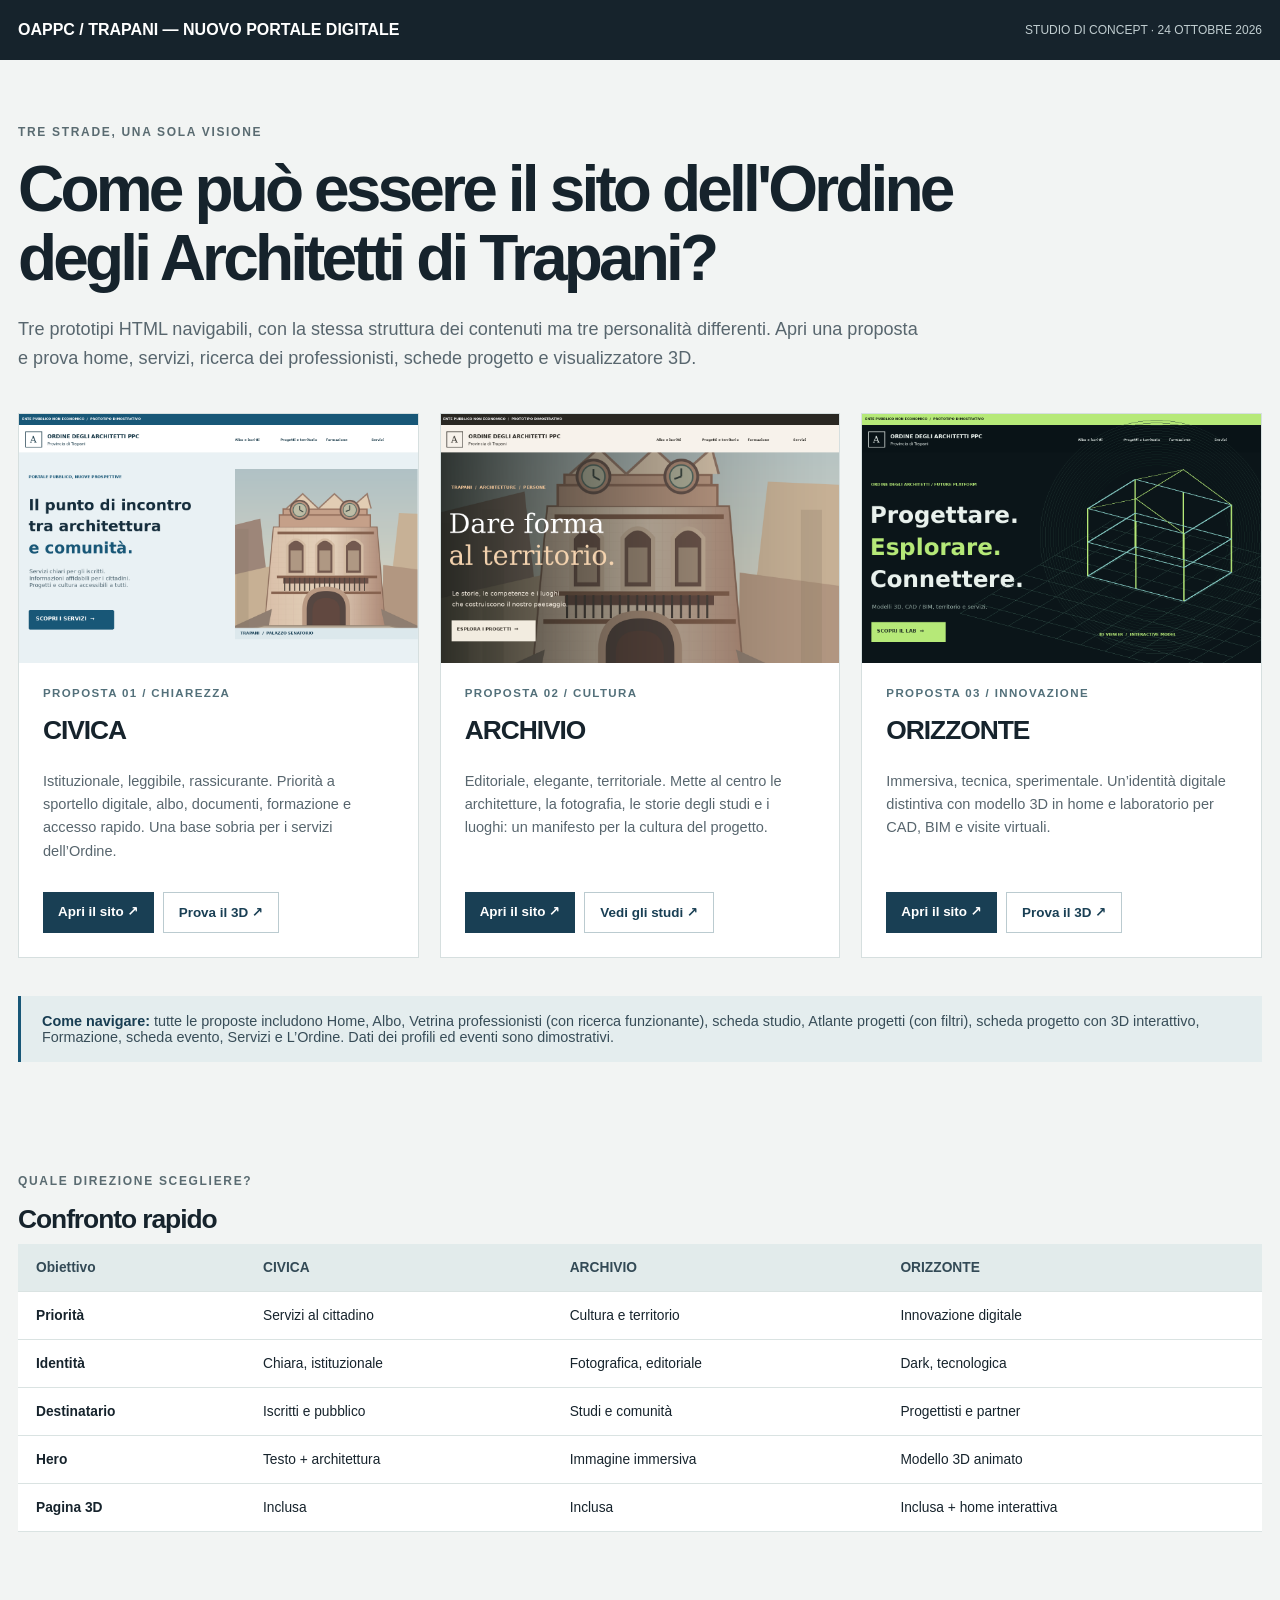
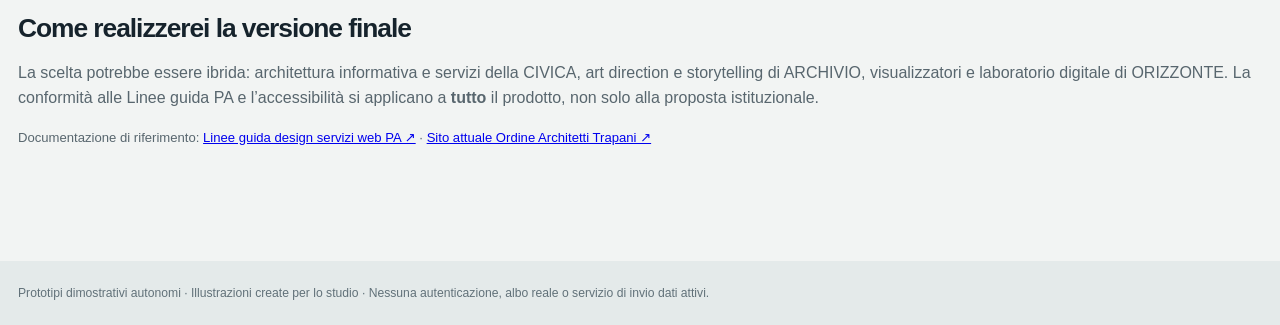
<file: index.html>
<!doctype html><html lang="it"><head><meta charset="utf-8"><meta name="viewport" content="width=device-width,initial-scale=1"><meta name="theme-color" content="#171f24"><meta name="description" content="Confronto tra tre proposte HTML per il nuovo portale OAPPC Trapani"><title>OAPPC Trapani · 3 proposte di sito</title><style>
:root{font-family:Arial,system-ui,sans-serif;color:#16232c;background:#f2f4f3}*{box-sizing:border-box}body{margin:0}.container{width:min(1300px,calc(100% - 36px));margin:auto}header{background:#16232c;color:#fff;padding:21px 0}header .container{display:flex;align-items:center;justify-content:space-between;gap:15px}header b{font-size:1rem}header span{font-size:.75rem;color:#c0cdd0}main{padding:65px 0 100px}h1{font-size:clamp(2.55rem,5vw,5.8rem);line-height:1.08;letter-spacing:-.06em;max-width:950px;margin:16px 0 22px}h2{font-size:1.65rem;margin:16px 0 9px;letter-spacing:-.04em}p{color:#58666e;line-height:1.6}header p{color:#fff}.kicker{font-weight:800;letter-spacing:.14em;text-transform:uppercase;font-size:.75rem;color:#5a6b71}.intro{max-width:900px;font-size:1.13rem;margin-bottom:40px}.proposals{display:grid;grid-template-columns:repeat(3,minmax(0,1fr));gap:21px}.card{background:#fff;border:1px solid #d6dfdf;overflow:hidden;display:flex;flex-direction:column}.cover{aspect-ratio:16/10;background:#d3dddd}.cover img{width:100%;height:100%;object-fit:cover}.body{padding:24px;display:flex;flex-direction:column;flex:1}.number{font-size:.72rem;letter-spacing:.12em;font-weight:800;color:#53707a}.body p{font-size:.91rem;flex:1}.links{display:flex;gap:9px;flex-wrap:wrap;margin-top:14px}.btn{padding:12px 15px;text-decoration:none;background:#193f54;color:#fff;font-size:.84rem;font-weight:800;display:inline-block}.btn.alt{background:transparent;color:#193f54;border:1px solid #bbcbd0}.matrix{padding-top:74px}table{width:100%;border-collapse:collapse;background:#fff}th,td{text-align:left;padding:16px 18px;border-bottom:1px solid #dae3e2;font-size:.86rem}th{color:#334a56;background:#e2ebeb}td:first-child{font-weight:700}footer{padding:25px 0;background:#e4eaea;color:#617179;font-size:.76rem}ul{line-height:1.8;color:#58666e}.notice{padding:17px 21px;background:#e4edee;border-left:3px solid #185777;font-size:.9rem;margin:38px 0;color:#384d58}.notice strong{color:#183d52}@media(max-width:1000px){.proposals{grid-template-columns:1fr 1fr}.card:last-child{grid-column:1/-1}}@media(max-width:650px){main{padding:38px 0 60px}.proposals{grid-template-columns:1fr}.card:last-child{grid-column:auto}.matrix{overflow-x:auto;padding-top:47px}table{min-width:650px}header .container{align-items:flex-start;flex-direction:column}}
</style></head><body><header><div class="container"><b>OAPPC / TRAPANI — NUOVO PORTALE DIGITALE</b><span>STUDIO DI CONCEPT · 24 OTTOBRE 2026</span></div></header><main class="container"><div class="kicker">Tre strade, una sola visione</div><h1>Come può essere il sito dell'Ordine degli Architetti di Trapani?</h1><p class="intro">Tre prototipi HTML navigabili, con la stessa struttura dei contenuti ma tre personalità differenti. Apri una proposta e prova home, servizi, ricerca dei professionisti, schede progetto e visualizzatore 3D.</p><div class="proposals">
<article class="card"><div class="cover"><img src="assets/preview-civica.png" alt="Anteprima compositiva della proposta istituzionale CIVICA"></div><div class="body"><span class="number">PROPOSTA 01 / CHIAREZZA</span><h2>CIVICA</h2><p>Istituzionale, leggibile, rassicurante. Priorità a sportello digitale, albo, documenti, formazione e accesso rapido. Una base sobria per i servizi dell’Ordine.</p><div class="links"><a class="btn" href="proposta-01-civica.html#home">Apri il sito ↗</a><a class="btn alt" href="proposta-01-civica.html#progetto">Prova il 3D ↗</a></div></div></article>
<article class="card"><div class="cover"><img src="assets/preview-archivio.png" alt="Anteprima compositiva della proposta editoriale ARCHIVIO"></div><div class="body"><span class="number">PROPOSTA 02 / CULTURA</span><h2>ARCHIVIO</h2><p>Editoriale, elegante, territoriale. Mette al centro le architetture, la fotografia, le storie degli studi e i luoghi: un manifesto per la cultura del progetto.</p><div class="links"><a class="btn" href="proposta-02-archivio.html#home">Apri il sito ↗</a><a class="btn alt" href="proposta-02-archivio.html#professionisti">Vedi gli studi ↗</a></div></div></article>
<article class="card"><div class="cover"><img src="assets/preview-orizzonte.png" alt="Anteprima compositiva della proposta tecnologica ORIZZONTE"></div><div class="body"><span class="number">PROPOSTA 03 / INNOVAZIONE</span><h2>ORIZZONTE</h2><p>Immersiva, tecnica, sperimentale. Un’identità digitale distintiva con modello 3D in home e laboratorio per CAD, BIM e visite virtuali.</p><div class="links"><a class="btn" href="proposta-03-orizzonte.html#home">Apri il sito ↗</a><a class="btn alt" href="proposta-03-orizzonte.html#progetto">Prova il 3D ↗</a></div></div></article>
</div><div class="notice"><strong>Come navigare:</strong> tutte le proposte includono Home, Albo, Vetrina professionisti (con ricerca funzionante), scheda studio, Atlante progetti (con filtri), scheda progetto con 3D interattivo, Formazione, scheda evento, Servizi e L’Ordine. Dati dei profili ed eventi sono dimostrativi.</div><section class="matrix"><div class="kicker">Quale direzione scegliere?</div><h2>Confronto rapido</h2><table><thead><tr><th>Obiettivo</th><th>CIVICA</th><th>ARCHIVIO</th><th>ORIZZONTE</th></tr></thead><tbody><tr><td>Priorità</td><td>Servizi al cittadino</td><td>Cultura e territorio</td><td>Innovazione digitale</td></tr><tr><td>Identità</td><td>Chiara, istituzionale</td><td>Fotografica, editoriale</td><td>Dark, tecnologica</td></tr><tr><td>Destinatario</td><td>Iscritti e pubblico</td><td>Studi e comunità</td><td>Progettisti e partner</td></tr><tr><td>Hero</td><td>Testo + architettura</td><td>Immagine immersiva</td><td>Modello 3D animato</td></tr><tr><td>Pagina 3D</td><td>Inclusa</td><td>Inclusa</td><td>Inclusa + home interattiva</td></tr></tbody></table></section><section style="padding-top:65px"><h2>Come realizzerei la versione finale</h2><p>La scelta potrebbe essere ibrida: architettura informativa e servizi della CIVICA, art direction e storytelling di ARCHIVIO, visualizzatori e laboratorio digitale di ORIZZONTE. La conformità alle Linee guida PA e l’accessibilità si applicano a <strong>tutto</strong> il prodotto, non solo alla proposta istituzionale.</p><p style="font-size:.82rem">Documentazione di riferimento: <a href="https://docs.italia.it/italia/design/lg-design-servizi-web/it/versione-corrente/index.html" target="_blank" rel="noopener noreferrer">Linee guida design servizi web PA ↗</a> · <a href="https://www.architettitrapani.it/" target="_blank" rel="noopener noreferrer">Sito attuale Ordine Architetti Trapani ↗</a></p></section></main><footer><div class="container">Prototipi dimostrativi autonomi · Illustrazioni create per lo studio · Nessuna autenticazione, albo reale o servizio di invio dati attivi.</div></footer></body></html>
</file>
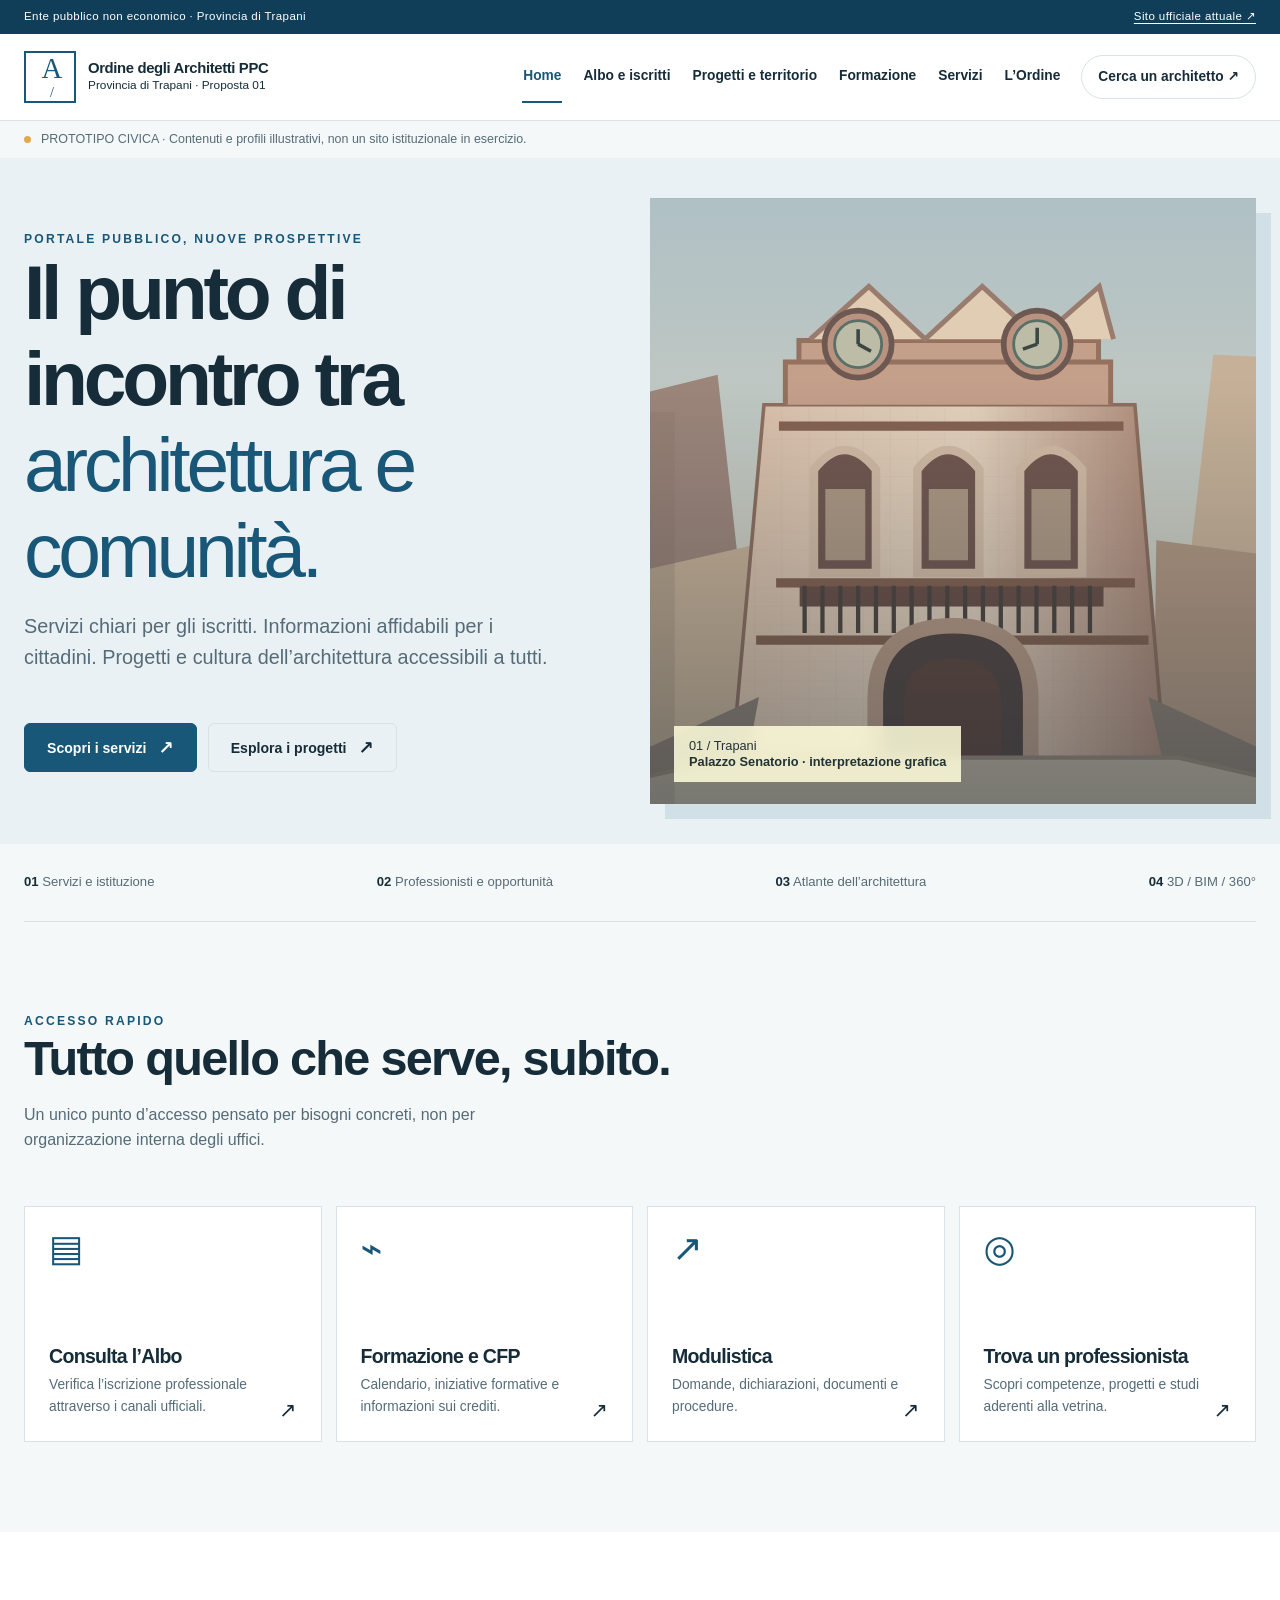
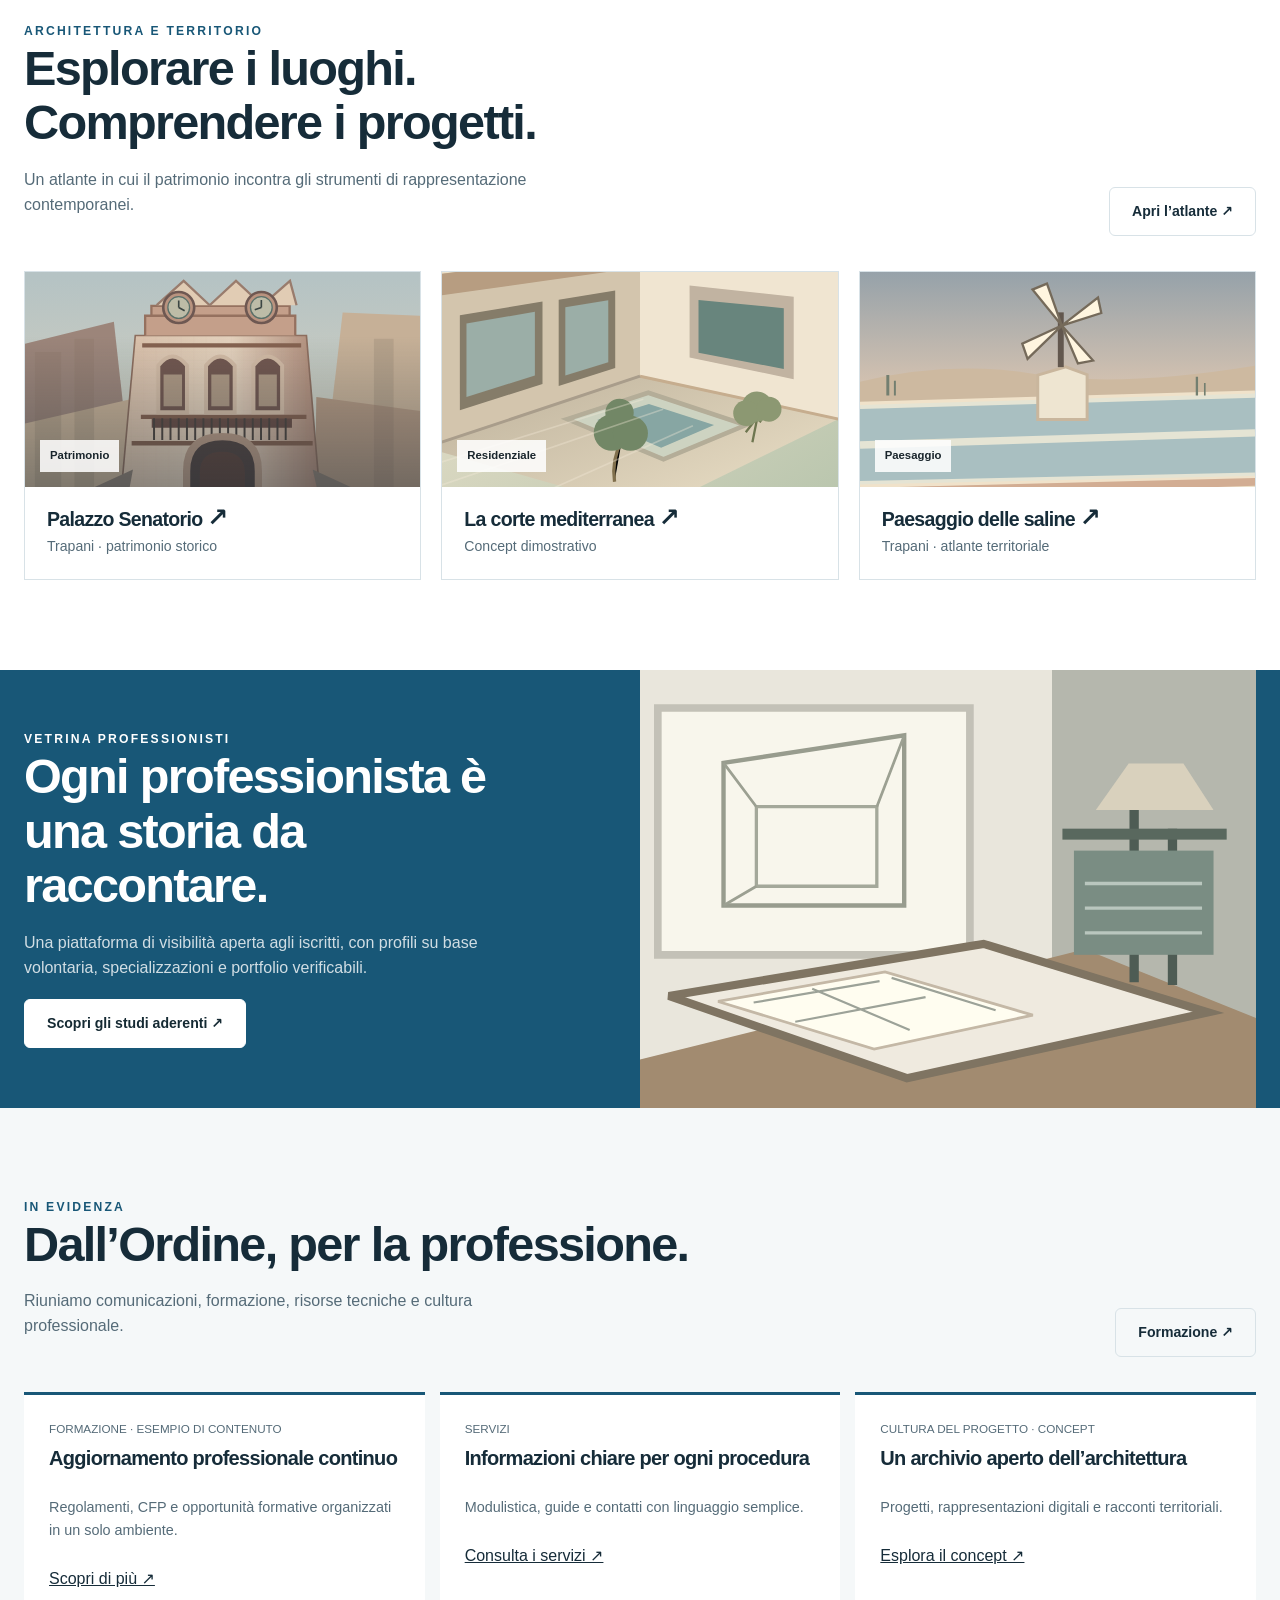
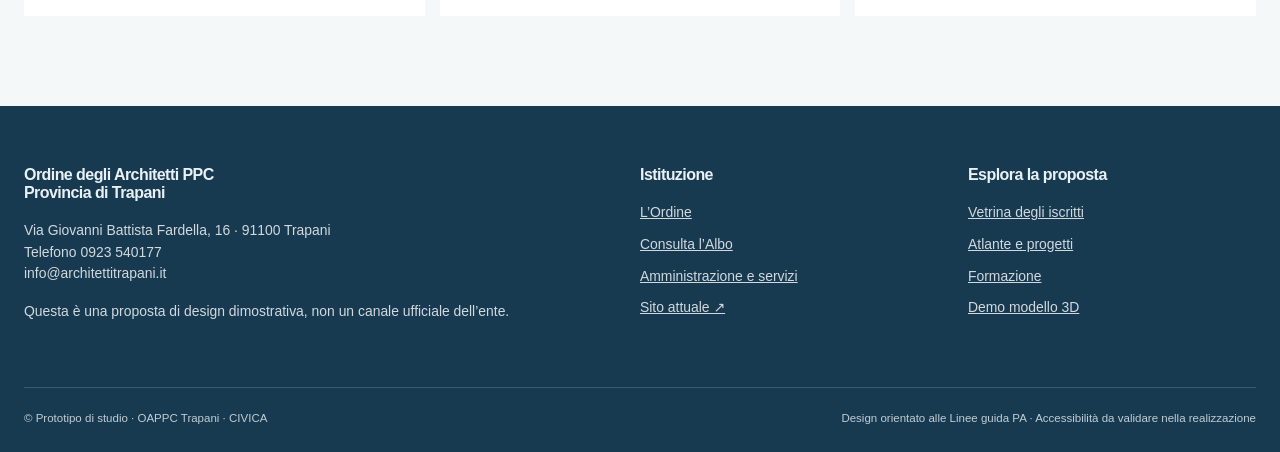
<file: DEMO_01_CIVICA.html>
<!doctype html><html lang="it"><head><meta charset="utf-8"><meta name="viewport" content="width=device-width,initial-scale=1"><meta name="theme-color" content="#185777"><meta name="description" content="Prototipo CIVICA — Ordine degli Architetti PPC Provincia di Trapani"><title>Proposta 01 · CIVICA · OAPPC Trapani</title><style>:root{color-scheme:light;--bg:#f7f7f3;--paper:#fff;--ink:#1b282f;--muted:#52616c;--brand:#164a67;--accent:#d2aa67;--line:#d8dfdf;--radius:16px;--max:1240px;--sans:Arial,Helvetica,system-ui,sans-serif;--serif:Georgia,'Times New Roman',serif;--shadow:0 17px 50px #12283313}*{box-sizing:border-box}html{scroll-behavior:smooth}body{margin:0;background:var(--bg);color:var(--ink);font:16px/1.55 var(--sans);-webkit-font-smoothing:antialiased}img,svg,canvas{display:block;max-width:100%}a{color:inherit}button,input,select{font:inherit}button{cursor:pointer}button:focus-visible,a:focus-visible,input:focus-visible,select:focus-visible{outline:3px solid #efba41;outline-offset:3px}a:hover{text-decoration-thickness:2px}p{margin:0 0 1.15em}h1,h2,h3,h4{line-height:1.12;margin:0 0 18px;letter-spacing:-.035em}h1{font-size:clamp(3rem,6vw,6.7rem)}h2{font-size:clamp(2rem,3.8vw,3.6rem)}h3{font-size:clamp(1.22rem,1.5vw,1.55rem)}small,.small{font-size:.82rem}label{font-weight:700}.wrap{width:min(calc(100% - 48px),var(--max));margin-inline:auto}.skip{position:absolute;left:12px;top:-100px;background:white;color:#000;padding:10px;z-index:1000}.skip:focus{top:10px}.topline{padding:8px 0;font-size:.72rem;letter-spacing:.035em;background:var(--brand);color:#fff}.topline .wrap{display:flex;gap:10px;justify-content:space-between;align-items:center}.topline a{text-underline-offset:3px}.header{position:sticky;top:0;z-index:50;background:var(--paper);border-bottom:1px solid var(--line)}.headrow{min-height:86px;display:flex;align-items:center;justify-content:space-between;gap:24px}.identity{display:flex;align-items:center;gap:12px;text-decoration:none;min-width:0}.identity-mark{width:52px;height:52px;display:grid;place-items:center;flex:none;border:2px solid currentColor;font-size:1.8rem;line-height:1;font-family:var(--serif);letter-spacing:-.14em}.identity-text{display:flex;flex-direction:column;font-size:.74rem;line-height:1.4;max-width:300px}.identity-text strong{font-size:.93rem;line-height:1.18;letter-spacing:-.025em}.nav{display:flex;align-items:center;gap:20px}.nav a{font-size:.86rem;text-decoration:none;font-weight:700;white-space:nowrap;padding:14px 1px;border-bottom:2px solid transparent}.nav a:hover,.nav a.active{color:var(--brand);border-bottom-color:var(--brand)}.nav .nav-cta{border-radius:100px;border:1px solid var(--line);padding:10px 16px}.menu-btn{display:none;border:1px solid var(--line);background:transparent;color:inherit;border-radius:7px;padding:10px 14px}.demo-banner{display:flex;align-items:center;gap:10px;padding:10px 0;color:var(--muted);font-size:.78rem;line-height:1.4}.demo-dot{background:var(--accent);height:7px;width:7px;border-radius:50%;flex:none}.eyebrow,.kicker{font-size:.76rem;font-weight:800;letter-spacing:.18em;text-transform:uppercase}.kicker{color:var(--brand)}.hero{position:relative;overflow:hidden}.hero-inner{display:grid;grid-template-columns:1fr 1fr;min-height:650px;align-items:stretch}.hero-copy{padding:98px 6vw 72px 0;display:flex;flex-direction:column;justify-content:center;align-items:flex-start;position:relative;z-index:2}.hero h1 em{font-weight:normal;font-family:var(--serif)}.hero-lead{font-size:clamp(1.06rem,1.55vw,1.32rem);max-width:620px;color:var(--muted);line-height:1.55}.hero-visual{position:relative;min-height:560px;overflow:hidden}.hero-visual .visual-frame,.cover-photo{position:absolute;inset:0;background-size:cover;background-position:center}.img-palazzo{background-image:linear-gradient(0deg,#10232f63,transparent 70%),url('[data-uri]')}.img-corte{background-image:url('[data-uri]')}.img-saline{background-image:url('[data-uri]')}.img-studio{background-image:url('[data-uri]')}.hero-picture-label{position:absolute;left:24px;bottom:22px;background:#fffedbdb;color:#233235;padding:12px 15px;line-height:1.25;font-size:.8rem;backdrop-filter:blur(8px)}.actions{display:flex;gap:11px;flex-wrap:wrap;align-items:center;margin-top:28px}.btn{display:inline-flex;gap:12px;align-items:center;justify-content:center;min-height:49px;padding:13px 22px;text-decoration:none;font-size:.88rem;font-weight:800;background:var(--brand);color:white;border:1px solid var(--brand);border-radius:var(--btn-radius,8px);transition:transform .2s,background .2s;line-height:1.3}.btn:hover{transform:translateY(-2px);filter:brightness(1.06)}.btn.secondary{background:transparent;color:var(--ink);border-color:var(--line)}.btn.ghost{background:transparent;border-color:currentColor;color:inherit}.btn.small{padding:10px 14px;min-height:40px;font-size:.79rem}.arrow{font-size:1.3em;line-height:.7}.pill{border-radius:99px;background:var(--pill-bg,#eaf2f5);padding:7px 12px;font-size:.75rem;font-weight:800;display:inline-block}.section{padding:90px 0}.section-tight{padding:54px 0}.section-head{display:flex;justify-content:space-between;align-items:flex-end;gap:32px;margin-bottom:35px}.section-head p{color:var(--muted);max-width:530px}.section-head h2{max-width:680px}.tiles{display:grid;grid-template-columns:repeat(4,1fr);gap:14px}.tile{display:flex;flex-direction:column;justify-content:space-between;gap:25px;min-height:236px;padding:24px;border:1px solid var(--line);text-decoration:none;background:var(--paper);transition:transform .2s,box-shadow .2s}.tile:hover,.work-card:hover,.person-card:hover{transform:translateY(-4px);box-shadow:var(--shadow)}.tile-icon{font-size:2.3rem;font-weight:300;line-height:1;color:var(--brand)}.tile h3{margin:0 0 7px}.tile p{color:var(--muted);font-size:.86rem;margin:0}.tile .bottom{display:flex;justify-content:space-between;align-items:flex-end}.grid-3{display:grid;grid-template-columns:repeat(3,1fr);gap:20px}.grid-2{display:grid;grid-template-columns:repeat(2,1fr);gap:24px}.work-card,.person-card{background:var(--paper);overflow:hidden;text-decoration:none;display:block;border:1px solid var(--line);transition:transform .2s,box-shadow .2s}.work-img{height:260px;position:relative;background-size:cover;background-position:center;overflow:hidden}.work-img span{position:absolute;bottom:15px;left:15px;background:#ffffffdc;color:#19252c;padding:7px 10px;font-size:.71rem;font-weight:800}.work-body{padding:22px}.work-body h3{margin-bottom:5px}.work-body p{color:var(--muted);font-size:.88rem;margin:0}.split-band{background:var(--brand);color:white;overflow:hidden}.split-band-inner{display:grid;grid-template-columns:1fr 1fr;align-items:center;min-height:420px}.split-band-copy{padding:60px 7vw 60px 0}.split-band-copy p{opacity:.8;max-width:520px}.split-band .btn{background:white;color:#152a33;border-color:white}.split-band-visual{align-self:stretch;background-image:url('[data-uri]');background-size:cover;background-position:center}.mini-news{display:grid;grid-template-columns:repeat(3,1fr);gap:15px}.news-item{padding:25px;border-top:3px solid var(--brand);background:var(--paper);display:flex;flex-direction:column;gap:9px}.news-item span{font-size:.73rem;color:var(--muted)}.news-item h3{font-size:1.25rem}.news-item p{font-size:.9rem;color:var(--muted)}.footer{background:#152734;color:#eaf1f5;padding:60px 0 25px}.footer-grid{display:grid;grid-template-columns:2fr 1fr 1fr;gap:40px}.footer h3{font-size:1rem}.footer p,.footer a{font-size:.87rem;color:#d2d9de}.footer a{display:block;margin-bottom:10px}.footer-bottom{border-top:1px solid #ffffff35;padding-top:22px;margin-top:48px;display:flex;justify-content:space-between;gap:20px;font-size:.72rem;opacity:.8}.internal-head{padding:85px 0 65px;background:var(--intro-bg,#e9ece9);border-bottom:1px solid var(--line)}.internal-head h1{font-size:clamp(2.9rem,5vw,5.5rem);max-width:900px}.internal-head .sublead{font-size:1.15rem;max-width:760px;color:var(--muted)}.crumbs{display:flex;gap:8px;flex-wrap:wrap;margin-bottom:34px;font-size:.82rem;color:var(--muted)}.crumbs a{text-underline-offset:3px}.page-section{padding:70px 0 100px}.page-layout{display:grid;grid-template-columns:minmax(0,1fr) 285px;gap:50px;align-items:start}.aside-box{border:1px solid var(--line);padding:25px;background:var(--paper);position:sticky;top:135px}.aside-box h3{font-size:1.1rem}.aside-box p{font-size:.9rem;color:var(--muted)}.aside-box a:not(.btn){display:block;color:var(--brand);font-weight:700;font-size:.85rem;margin-top:11px}.text-content{max-width:780px}.text-content h2{font-size:2rem;margin:35px 0 14px}.text-content p{color:var(--muted)}.search-panel{background:var(--paper);border:1px solid var(--line);padding:24px;display:flex;flex-wrap:wrap;gap:18px;align-items:end;margin-bottom:26px}.search-field{flex:1;min-width:240px}.search-field label{display:block;margin-bottom:7px;font-size:.77rem}.search-field input,.search-field select{display:block;width:100%;height:49px;padding:12px 14px;color:var(--ink);background:var(--bg);border:1px solid var(--line);border-radius:6px}.chiprow{display:flex;flex-wrap:wrap;gap:9px;margin-bottom:25px}.chip{padding:9px 15px;border-radius:100px;background:var(--paper);border:1px solid var(--line);color:var(--ink);font-size:.82rem}.chip[aria-pressed=true]{background:var(--brand);color:#fff;border-color:var(--brand)}.person-card{padding:22px;min-height:260px;display:flex;flex-direction:column;justify-content:space-between;gap:20px}.avatar{width:75px;height:75px;border-radius:50%;display:grid;place-items:center;background:var(--avatar-bg,#e9e7dc);font:2rem var(--serif);border:1px solid var(--line)}.person-card p{font-size:.86rem;color:var(--muted)}.person-card .tag{color:var(--brand);font-size:.72rem;font-weight:800}.result-count{color:var(--muted);font-size:.85rem}.profile-top{display:flex;gap:26px;align-items:center;margin-bottom:35px}.profile-top .avatar{width:130px;height:130px;font-size:3rem}.highlight-list{display:grid;grid-template-columns:repeat(3,1fr);gap:12px;margin:34px 0}.highlight-list>div{background:var(--paper);border:1px solid var(--line);padding:23px}.highlight-list strong{font-size:1.32rem;display:block}.highlight-list span{font-size:.78rem;color:var(--muted)}.detail-image{min-height:430px;background-size:cover;background-position:center}.stats-grid{display:grid;grid-template-columns:repeat(3,1fr);gap:14px;margin:34px 0}.stat{padding:22px;border-left:2px solid var(--brand);background:var(--paper)}.stat strong{display:block;font-size:1.3rem}.stat span{font-size:.78rem;color:var(--muted)}.link-list{display:grid;gap:12px}.link-list a{padding:20px 24px;display:flex;justify-content:space-between;gap:24px;background:var(--paper);border:1px solid var(--line);text-decoration:none;font-weight:700}.link-list a:hover{border-color:var(--brand)}.accordion{border-bottom:1px solid var(--line);padding:18px 0}.accordion summary{cursor:pointer;font-weight:800}.accordion p{margin:12px 0;color:var(--muted)}.callout{padding:22px 25px;border-left:4px solid var(--brand);background:var(--paper);margin:30px 0}.callout p{margin:6px 0 0;color:var(--muted)}.viewer-wrap{position:relative;background:var(--viewer-bg,#14232b);color:white;min-height:440px;overflow:hidden;border-radius:var(--viewer-radius,6px)}canvas.viewer{width:100%;height:480px;touch-action:none;cursor:grab}.viewer-hud{position:absolute;top:18px;left:20px;pointer-events:none;font:700 .69rem var(--sans);letter-spacing:.11em;color:#cae8e4}.viewer-hud small{display:block;color:#a2b9b9;font-size:.7rem;letter-spacing:0;font-weight:400;margin-top:6px}.viewer-tools{position:absolute;right:14px;bottom:17px;display:flex;gap:7px;flex-wrap:wrap;justify-content:flex-end}.viewer-tools button{border:1px solid #ffffff55;background:#0a2429cc;color:white;padding:9px 12px;font-size:.78rem}.viewer-tools button[aria-pressed=true]{background:#b9f05e;color:#11222c;border-color:#b9f05e}.pager-note{font-size:.73rem;color:var(--muted);padding:16px 0}.input-note{font-size:.77rem;color:var(--muted)}.filters{margin-bottom:15px}.sr-only{position:absolute;width:1px;height:1px;margin:-1px;padding:0;overflow:hidden;clip:rect(0,0,0,0);white-space:nowrap;border:0}.not-found{text-align:center;padding:50px 20px;border:1px dashed var(--line)}.feature-strip{display:flex;gap:25px;justify-content:space-between;padding:28px 0;border-bottom:1px solid var(--line);font-size:.82rem;color:var(--muted)}.feature-strip strong{color:var(--ink)}.footnote{color:var(--muted);font-size:.8rem;margin-top:20px}
/* Theme 1 — CIVICA */
body.theme-1{--bg:#f5f8f9;--paper:#fff;--ink:#162c39;--muted:#556b78;--brand:#185777;--accent:#e0a951;--line:#d8e2e7;--intro-bg:#eaf1f4;--pill-bg:#ddecf2;--btn-radius:6px}body.theme-1 .hero{background:#e9f1f4}body.theme-1 .hero-copy{padding-top:72px}body.theme-1 .hero h1{font-weight:780;letter-spacing:-.055em}body.theme-1 .hero h1 em{font-family:var(--sans);font-style:normal;color:var(--brand)}body.theme-1 .hero-visual{margin:40px 0 40px 10px;box-shadow:15px 15px 0 #d1e0e6}body.theme-1 .topline{background:#103e59}body.theme-1 .identity-mark{color:#185777}body.theme-1 .work-img{height:215px}body.theme-1 .footer{background:#173a50}body.theme-1 .highlight-list strong{color:var(--brand)}
/* Theme 2 — ARCHIVIO */
body.theme-2{--bg:#f3eee4;--paper:#faf8f3;--ink:#292722;--muted:#666159;--brand:#915a35;--accent:#d3a16a;--line:#d6cdbf;--intro-bg:#e6dbce;--pill-bg:#eaddcb;--btn-radius:0}body.theme-2 h1,body.theme-2 h2,body.theme-2 h3{font-family:var(--serif);font-weight:400;letter-spacing:-.046em}body.theme-2 .topline{background:#292722}body.theme-2 .header{background:#f6f2eacc}body.theme-2 .headrow{min-height:94px}body.theme-2 .identity-mark{font-family:var(--serif);font-style:italic;border-width:1px}body.theme-2 .hero{background:#2f332e;color:white;min-height:705px}body.theme-2 .hero-inner{display:block;min-height:705px;position:relative}body.theme-2 .hero-visual{position:absolute;inset:0;min-height:0}body.theme-2 .hero-visual .visual-frame{filter:brightness(.6) sepia(.15);background-position:center 42%;background-image:linear-gradient(90deg,#141b1be3,#1d231d11 90%),url('[data-uri]')}body.theme-2 .hero-picture-label{bottom:28px;right:35px;left:auto;background:transparent;color:#fff8f1;border-top:1px solid #ffffff70;padding:12px 0}body.theme-2 .hero-copy{position:relative;z-index:2;min-height:705px;max-width:950px;padding:115px 0 115px 0;justify-content:center}body.theme-2 .hero h1{font-size:clamp(4rem,8vw,8rem);font-weight:400;letter-spacing:-.075em}body.theme-2 .hero h1 em{color:#f2cda5}body.theme-2 .hero-lead{color:#f6eee2;max-width:560px}body.theme-2 .hero .kicker{color:#f3be8a}body.theme-2 .hero .btn{background:#f2ece0;color:#2d271f;border-color:#f2ece0}body.theme-2 .hero .btn.secondary{background:transparent;color:white;border-color:#ffffffa0}body.theme-2 .section{padding:105px 0}body.theme-2 .tile{border-top:2px solid #b37a50;background:transparent;min-height:205px}body.theme-2 .tile:hover{background:#fffaf2}body.theme-2 .work-img{height:330px}body.theme-2 .work-card{border:0;background:transparent}body.theme-2 .work-body{padding:19px 0 5px}body.theme-2 .split-band{background:#362f28}body.theme-2 .news-item{border-top:1px solid var(--brand);background:transparent;padding:25px 5px}body.theme-2 .footer{background:#292722}body.theme-2 .internal-head{background:#e3d7c6}body.theme-2 .internal-head h1{font-size:clamp(3.8rem,6.9vw,7.8rem)}body.theme-2 .work-card:hover,body.theme-2 .person-card:hover{box-shadow:none;opacity:.85}
/* Theme 3 — ORIZZONTE */
body.theme-3{color-scheme:dark;--bg:#0b1519;--paper:#122127;--ink:#e9f1ed;--muted:#9cabad;--brand:#b6e978;--accent:#97d9d1;--line:#2b4045;--intro-bg:#102126;--pill-bg:#223e36;--btn-radius:2px;--viewer-bg:#061014}body.theme-3 .topline{background:#102126;color:#b6e978}body.theme-3 .header{background:#091317eb;border-color:#2b4045;backdrop-filter:blur(18px)}body.theme-3 .identity-mark{color:var(--brand)}body.theme-3 .nav a:hover,body.theme-3 .nav a.active{color:var(--brand)}body.theme-3 .demo-banner{color:#b9c3c2}body.theme-3 .hero{background:radial-gradient(circle at 74% 30%,#183b37 0%,transparent 45%),#0b1519;color:#e9f1ed}body.theme-3 .hero-inner{grid-template-columns:.9fr 1.1fr;min-height:690px}body.theme-3 .hero-copy{padding-top:95px;padding-bottom:90px}body.theme-3 h1,body.theme-3 h2,body.theme-3 h3{letter-spacing:-.05em}body.theme-3 .hero h1{font-weight:700;font-size:clamp(3.5rem,6.7vw,7.4rem)}body.theme-3 .hero h1 em{font:inherit;font-style:normal;color:var(--brand)}body.theme-3 .kicker{color:var(--brand)}body.theme-3 .hero-visual{display:grid;place-items:center;overflow:visible}body.theme-3 .hero-visual .visual-frame{background:none}body.theme-3 .hero-visual .viewer-wrap{width:calc(100% + 30px);min-height:530px;background:transparent}body.theme-3 .hero-visual canvas.viewer{height:560px}body.theme-3 .hero-picture-label{background:#102b2a;color:#b6e978;left:20px;bottom:35px}body.theme-3 .btn{background:var(--brand);color:#081411;border-color:var(--brand)}body.theme-3 .btn.secondary{color:var(--ink);background:transparent;border-color:#58766a}body.theme-3 .tile{background:#102127;border:1px solid #325047}body.theme-3 .tile-icon{color:var(--brand)}body.theme-3 .tile:hover{background:#1a302c}body.theme-3 .work-card{border-color:var(--line)}body.theme-3 .split-band{background:#13302b}body.theme-3 .split-band .btn{background:#b6e978;color:#0b1714;border-color:#b6e978}body.theme-3 .news-item{border-top-color:#b6e978}body.theme-3 .footer{background:#050b0d}body.theme-3 .stat{border-left-color:var(--brand)}body.theme-3 .internal-head h1{letter-spacing:-.08em}body.theme-3 .hero-lead{color:#b4c2c0}body.theme-3 .work-img{filter:saturate(.7)}body.theme-3 .footer a{color:#d0dcdc}
@media(max-width:1080px){.headrow{min-height:76px}.nav{gap:12px}.nav a{font-size:.74rem}.identity-text strong{font-size:.83rem}.tiles{grid-template-columns:repeat(2,1fr)}.hero-copy{padding-right:3vw}body.theme-3 .hero-inner{grid-template-columns:1fr 1fr}}
@media(max-width:800px){.wrap{width:min(calc(100% - 32px),var(--max))}.menu-btn{display:inline-flex}.headrow{min-height:72px}.identity-mark{width:43px;height:43px;font-size:1.4rem}.identity-text{font-size:.64rem;max-width:230px}.identity-text strong{font-size:.78rem}.nav{display:none;position:absolute;top:100%;left:0;right:0;flex-direction:column;align-items:stretch;gap:0;background:var(--paper);padding:13px 17px 20px;border-bottom:1px solid var(--line);box-shadow:0 20px 30px #0002}.nav.is-open{display:flex}.nav a{padding:13px 12px;font-size:.9rem}.hero-inner,body.theme-3 .hero-inner{display:flex;flex-direction:column}.hero-copy{padding:60px 0 40px}.hero h1{font-size:clamp(3.2rem,9vw,5.6rem)}.hero-visual{min-height:350px}.hero-inner{min-height:0}.hero-visual .visual-frame{inset:0}.hero-picture-label{bottom:12px;left:12px}.section{padding:62px 0}body.theme-2 .section{padding:68px 0}.section-head{display:block}.section-head .btn{margin-top:14px}.grid-3{grid-template-columns:1fr 1fr}.grid-2{grid-template-columns:1fr}.mini-news{grid-template-columns:1fr}.split-band-inner{grid-template-columns:1fr}.split-band-copy{padding:55px 0}.split-band-visual{height:280px}.page-layout{grid-template-columns:1fr}.aside-box{position:static}.footer-grid{grid-template-columns:1fr 1fr}.footer-grid>div:first-child{grid-column:1/-1}.feature-strip{flex-wrap:wrap}body.theme-1 .hero-visual{margin:0 0 25px}body.theme-2 .hero{min-height:650px}body.theme-2 .hero-inner{min-height:650px}body.theme-2 .hero-copy{min-height:650px;padding:100px 0 92px}body.theme-2 .hero-visual{min-height:0}body.theme-3 .hero-visual .viewer-wrap{width:100%;min-height:330px}body.theme-3 .hero-visual canvas.viewer{height:365px}body.theme-3 .hero-visual{min-height:335px}.viewer-wrap{min-height:340px}canvas.viewer{height:360px}}
@media(max-width:520px){.topline .wrap{font-size:.62rem}.topline .wrap span:nth-child(2){display:none}.hero-copy{padding-top:46px}.hero h1{font-size:3rem}.hero-lead{font-size:1rem}.actions{align-items:stretch}.actions .btn{width:100%}.tiles,.grid-3{grid-template-columns:1fr}.tile{min-height:195px}.work-img{height:225px!important}.section-head h2{font-size:2.25rem}.section{padding:50px 0}.internal-head{padding:50px 0 45px}.internal-head h1{font-size:2.65rem!important}.page-section{padding:42px 0 65px}.footer-grid{grid-template-columns:1fr}.footer-grid>div:first-child{grid-column:auto}.footer-bottom{flex-direction:column}.stats-grid,.highlight-list{grid-template-columns:1fr}.profile-top{align-items:flex-start}.profile-top .avatar{width:82px;height:82px;font-size:2rem}.search-panel{padding:15px}.identity-text{max-width:200px}.hero-picture-label{font-size:.68rem}.viewer-tools{left:12px;right:12px;bottom:10px}.viewer-tools button{padding:7px 9px}.viewer-hud{left:13px;top:13px}body.theme-2 .hero h1{font-size:clamp(3.15rem,13vw,4.5rem)}body.theme-2 .hero-picture-label{right:20px}body.theme-3 .hero h1{font-size:clamp(3.2rem,12vw,5rem)}}
@media(prefers-reduced-motion:reduce){*,*:before,*:after{scroll-behavior:auto!important;transition:none!important;animation:none!important}}
</style></head><body class="theme-1" data-theme="1"><div id="app"></div><script>(()=>{
'use strict';
const theme=Number(document.body.dataset.theme||1);
const titles={1:'CIVICA',2:'ARCHIVIO',3:'ORIZZONTE'};
const subtitle={1:'Il riferimento digitale per la professione',2:'L’architettura come bene comune',3:'L’architettura si esplora'};
const routes=[['home','Home'],['albo','Albo e iscritti'],['atlante','Progetti e territorio'],['formazione','Formazione'],['servizi','Servizi'],['ordine','L’Ordine']];
const projects=[
 {title:'Palazzo Senatorio',place:'Trapani · patrimonio storico',desc:'Una scheda di esempio dedicata alla lettura dell’architettura storica del territorio.',type:'Patrimonio',img:'img-palazzo',id:'progetto'},
 {title:'La corte mediterranea',place:'Concept dimostrativo',desc:'Spazio domestico, ombra, vegetazione e rapporto con il clima.',type:'Residenziale',img:'img-corte',id:'progetto'},
 {title:'Paesaggio delle saline',place:'Trapani · atlante territoriale',desc:'Paesaggio produttivo, acqua, orizzonte e memoria del luogo.',type:'Paesaggio',img:'img-saline',id:'progetto'}
];
const people=[
 {title:'Studio dimostrativo A',loc:'Trapani',type:'Restauro',txt:'Recupero del patrimonio costruito e conservazione.',tag:'Profilo di esempio',mon:'A'},
 {title:'Laboratorio urbano B',loc:'Marsala',type:'Urbanistica',txt:'Pianificazione sostenibile e spazio pubblico.',tag:'Profilo di esempio',mon:'B'},
 {title:'Atelier paesaggio C',loc:'Alcamo',type:'Paesaggio',txt:'Paesaggio mediterraneo e progetti ambientali.',tag:'Profilo di esempio',mon:'C'},
 {title:'Studio dimostrativo D',loc:'Mazara del Vallo',type:'Residenziale',txt:'Architettura contemporanea e rigenerazione.',tag:'Profilo di esempio',mon:'D'},
 {title:'Laboratorio progetto E',loc:'Castellammare del Golfo',type:'BIM',txt:'Coordinamento e modellazione digitale BIM.',tag:'Profilo di esempio',mon:'E'},
 {title:'Studio dimostrativo F',loc:'Erice',type:'Restauro',txt:'Conservazione e rifunzionalizzazione.',tag:'Profilo di esempio',mon:'F'}
];
const services=[
 {icon:'▤',title:'Consulta l’Albo',desc:'Verifica l’iscrizione professionale attraverso i canali ufficiali.',url:'#albo'},
 {icon:'⌁',title:'Formazione e CFP',desc:'Calendario, iniziative formative e informazioni sui crediti.',url:'#formazione'},
 {icon:'↗',title:'Modulistica',desc:'Domande, dichiarazioni, documenti e procedure.',url:'#servizi'},
 {icon:'◎',title:'Trova un professionista',desc:'Scopri competenze, progetti e studi aderenti alla vetrina.',url:'#professionisti'}
];
function nav(){return routes.map(([key,label])=>`<a data-route="${key}" href="#${key}">${label}</a>`).join('')+`<a class="nav-cta" href="#professionisti">Cerca un architetto ↗</a>`;}
function shell(){return `<a href="#main" class="skip">Salta al contenuto</a><div class="topline"><div class="wrap"><span>Ente pubblico non economico · Provincia di Trapani</span><span><a href="https://www.architettitrapani.it/" target="_blank" rel="noopener noreferrer">Sito ufficiale attuale ↗</a></span></div></div><header class="header"><div class="wrap headrow"><a class="identity" href="#home" aria-label="Ordine Architetti Trapani, torna alla home"><span class="identity-mark" aria-hidden="true">A<span style="font-size:.5em;vertical-align:bottom">/</span></span><span class="identity-text"><strong>Ordine degli Architetti PPC</strong>Provincia di Trapani · Proposta ${theme.toString().padStart(2,'0')}</span></a><button class="menu-btn" id="menu-btn" aria-controls="primary-nav" aria-expanded="false">☰ Menu</button><nav class="nav" aria-label="Navigazione principale" id="primary-nav">${nav()}</nav></div></header><div class="wrap demo-banner"><span class="demo-dot"></span><span>PROTOTIPO ${titles[theme]} · Contenuti e profili illustrativi, non un sito istituzionale in esercizio.</span></div><main id="main" tabindex="-1"></main><footer class="footer"><div class="wrap"><div class="footer-grid"><div><h3>Ordine degli Architetti PPC<br>Provincia di Trapani</h3><p>Via Giovanni Battista Fardella, 16 · 91100 Trapani<br>Telefono 0923 540177<br>info@architettitrapani.it</p><p>Questa è una proposta di design dimostrativa, non un canale ufficiale dell’ente.</p></div><div><h3>Istituzione</h3><a href="#ordine">L’Ordine</a><a href="#albo">Consulta l’Albo</a><a href="#servizi">Amministrazione e servizi</a><a href="https://www.architettitrapani.it/" target="_blank" rel="noopener noreferrer">Sito attuale ↗</a></div><div><h3>Esplora la proposta</h3><a href="#professionisti">Vetrina degli iscritti</a><a href="#atlante">Atlante e progetti</a><a href="#formazione">Formazione</a><a href="#progetto">Demo modello 3D</a></div></div><div class="footer-bottom"><span>© Prototipo di studio · OAPPC Trapani · ${titles[theme]}</span><span>Design orientato alle Linee guida PA · Accessibilità da validare nella realizzazione</span></div></div></footer>`;}
function workCard(p){return `<a class="work-card" href="#${p.id}"><div class="work-img ${p.img}"><span>${p.type}</span></div><div class="work-body"><h3>${p.title} <span class="arrow" aria-hidden="true">↗</span></h3><p>${p.place}</p></div></a>`;}
function personCard(p){return `<a class="person-card" href="#profilo"><div><div class="avatar" aria-hidden="true">${p.mon}</div><p class="tag" style="margin-top:16px">${p.tag}</p><h3>${p.title}</h3><p>${p.loc} · ${p.type}</p><p>${p.txt}</p></div><span style="font-size:.84rem;font-weight:800;color:var(--brand)">Apri la scheda ↗</span></a>`;}
function titleArea(crumb,title,lead,kicker='SERVIZI DIGITALI'){return `<div class="internal-head"><div class="wrap"><nav class="crumbs" aria-label="Percorso"><a href="#home">Home</a><span>›</span><span>${crumb}</span></nav><div class="kicker">${kicker}</div><h1>${title}</h1><p class="sublead">${lead}</p></div></div>`;}
function introCards(){return `<div class="tiles">${services.map(x=>`<a href="${x.url}" class="tile"><span class="tile-icon" aria-hidden="true">${x.icon}</span><div class="bottom"><div><h3>${x.title}</h3><p>${x.desc}</p></div><span class="arrow" aria-hidden="true">↗</span></div></a>`).join('')}</div>`;}
function hero3d(){return `<div class="viewer-wrap" role="group" aria-label="Anteprima interattiva di un modello architettonico tridimensionale"><canvas class="viewer" id="hero-viewer" aria-label="Modello 3D dimostrativo di un edificio mediterraneo. Manipola con mouse o tocco.">Il tuo browser non supporta il visualizzatore. La descrizione del modello è disponibile nel testo.</canvas><div class="viewer-hud">OAPPC / LAB 03<small>MODELLO CONCETTUALE · GLB / BIM READY</small></div><div class="viewer-tools"><button type="button" data-vaction="reset" data-viewer="hero-viewer">Vista iniziale</button><button type="button" data-vaction="rotate" data-viewer="hero-viewer" aria-pressed="true">Rotazione ↻</button></div></div>`;}
function hero(){
 let s=theme===1?{e:'PORTALE PUBBLICO, NUOVE PROSPETTIVE',h:'Il punto di incontro tra <em>architettura e comunità.</em>',p:'Servizi chiari per gli iscritti. Informazioni affidabili per i cittadini. Progetti e cultura dell’architettura accessibili a tutti.'}:theme===2?{e:'TRAPANI / ARCHITETTURE / PERSONE',h:'Dare forma al <em>territorio.</em>',p:'Le storie, le competenze e i luoghi che costruiscono il paesaggio architettonico della nostra provincia.'}:{e:'ORDINE DEGLI ARCHITETTI / FUTURE PLATFORM',h:'Progettare.<br><em>Esplorare.</em><br>Connettere.',p:'Una nuova dimensione digitale per professionisti e territorio. Dal progetto CAD al modello 3D, dal patrimonio alla realtà immersiva.'};
 return `<section class="hero"><div class="wrap hero-inner"><div class="hero-copy"><div class="kicker">${s.e}</div><h1>${s.h}</h1><p class="hero-lead">${s.p}</p><div class="actions"><a class="btn" href="#servizi">Scopri i servizi <span class="arrow">↗</span></a><a class="btn secondary" href="#atlante">Esplora i progetti <span class="arrow">↗</span></a></div></div><div class="hero-visual">${theme===3?hero3d():`<div class="visual-frame img-palazzo" role="img" aria-label="Illustrazione interpretativa del Palazzo Senatorio di Trapani"></div><div class="hero-picture-label">01 / Trapani<br><strong>Palazzo Senatorio · interpretazione grafica</strong></div>`}</div></div></section>`;
}
function home(){return hero()+`<div class="wrap feature-strip"><span><strong>01</strong> Servizi e istituzione</span><span><strong>02</strong> Professionisti e opportunità</span><span><strong>03</strong> Atlante dell’architettura</span><span><strong>04</strong> 3D / BIM / 360°</span></div><section class="section"><div class="wrap"><div class="section-head"><div><div class="kicker">ACCESSO RAPIDO</div><h2>Tutto quello che serve, subito.</h2><p>Un unico punto d’accesso pensato per bisogni concreti, non per organizzazione interna degli uffici.</p></div></div>${introCards()}</div></section><section class="section" style="background:var(--paper)"><div class="wrap"><div class="section-head"><div><div class="kicker">ARCHITETTURA E TERRITORIO</div><h2>Esplorare i luoghi. Comprendere i progetti.</h2><p>Un atlante in cui il patrimonio incontra gli strumenti di rappresentazione contemporanei.</p></div><a class="btn secondary" href="#atlante">Apri l’atlante ↗</a></div><div class="grid-3">${projects.map(workCard).join('')}</div></div></section><section class="split-band"><div class="wrap split-band-inner"><div class="split-band-copy"><div class="eyebrow">VETRINA PROFESSIONISTI</div><h2>Ogni professionista è una storia da raccontare.</h2><p>Una piattaforma di visibilità aperta agli iscritti, con profili su base volontaria, specializzazioni e portfolio verificabili.</p><a class="btn" href="#professionisti">Scopri gli studi aderenti ↗</a></div><div class="split-band-visual" role="img" aria-label="Illustrazione di uno studio di architettura"></div></div></section><section class="section"><div class="wrap"><div class="section-head"><div><div class="kicker">IN EVIDENZA</div><h2>Dall’Ordine, per la professione.</h2><p>Riuniamo comunicazioni, formazione, risorse tecniche e cultura professionale.</p></div><a href="#formazione" class="btn secondary">Formazione ↗</a></div><div class="mini-news"><article class="news-item"><span>FORMAZIONE · ESEMPIO DI CONTENUTO</span><h3>Aggiornamento professionale continuo</h3><p>Regolamenti, CFP e opportunità formative organizzati in un solo ambiente.</p><a href="#formazione">Scopri di più ↗</a></article><article class="news-item"><span>SERVIZI</span><h3>Informazioni chiare per ogni procedura</h3><p>Modulistica, guide e contatti con linguaggio semplice.</p><a href="#servizi">Consulta i servizi ↗</a></article><article class="news-item"><span>CULTURA DEL PROGETTO · CONCEPT</span><h3>Un archivio aperto dell’architettura</h3><p>Progetti, rappresentazioni digitali e racconti territoriali.</p><a href="#atlante">Esplora il concept ↗</a></article></div></div></section>`;}
function albo(){return titleArea('Albo professionale','L’Albo, semplice da consultare.','Il registro ufficiale e la vetrina professionale sono due strumenti diversi. Qui li presentiamo chiaramente.','ALBO PUBBLICO')+`<div class="wrap page-section"><div class="page-layout"><div><div class="callout"><strong>Fonte ufficiale di verifica</strong><p>L’iscrizione e il relativo stato si verificano attraverso l’Albo istituzionale e il registro nazionale. Questa demo non riproduce né altera dati reali.</p><p style="margin-top:15px"><a class="btn small" href="https://www.architettitrapani.it/" target="_blank" rel="noopener noreferrer">Vai al sito ufficiale ↗</a></p></div><h2>Due modi per orientarsi</h2><div class="grid-2"><a class="tile" href="#professionisti"><div class="tile-icon">◎</div><div><h3>Cerca studi e competenze</h3><p>Consulta i profili di esempio della vetrina facoltativa.</p></div><span>Esplora la vetrina ↗</span></a><a class="tile" href="#servizi"><div class="tile-icon">▤</div><div><h3>Iscrizione e variazioni</h3><p>Scopri come potrebbero essere organizzate procedure e modulistica.</p></div><span>Apri i servizi ↗</span></a></div><h2>Un Albo autorevole, non un catalogo commerciale</h2><p>La verifica dell’abilitazione professionale resta legata alla fonte istituzionale; i contenuti dei portfolio richiedono adesione, consenso o altra idonea base giuridica, licenze e un processo di approvazione.</p></div><aside class="aside-box"><h3>Percorsi consigliati</h3><p>Per cittadini, professionisti e pubbliche amministrazioni.</p><a href="#professionisti">Trova uno studio →</a><a href="#servizi">Moduli e procedure →</a><a href="#ordine">Come contattarci →</a></aside></div></div>`;}
function professionisti(){return titleArea('Professionisti','L’architettura ha molti volti.','Motore di ricerca dimostrativo per specializzazioni e territori. Nessun nominativo è presentato come iscritto reale.','VETRINA DEGLI ISCRITTI')+`<div class="wrap page-section"><div class="search-panel"><div class="search-field"><label for="person-search">Cerca studio, territorio o competenza</label><input id="person-search" type="search" placeholder="Es. restauro, Trapani, BIM" autocomplete="off"></div><div class="search-field" style="flex:.5"><label for="person-area">Ambito professionale</label><select id="person-area"><option value="">Tutti gli ambiti</option><option>Restauro</option><option>Urbanistica</option><option>Paesaggio</option><option>Residenziale</option><option>BIM</option></select></div></div><p class="result-count" id="person-count" role="status">6 profili dimostrativi</p><div class="grid-3" id="people-grid">${people.map(personCard).join('')}</div><div class="callout"><strong>Come funzionerà nel sito reale?</strong><p>Adesione volontaria, identificazione verificata, informazioni uniformi per tutti, portfolio e pubblicazione subordinata a una policy approvata dall’Ordine.</p></div></div>`;}
function profilo(){return titleArea('Profilo professionale','Studio dimostrativo A','Un esempio di come un professionista potrebbe presentare competenze, progetti e modalità di contatto, senza trasformare l’Albo in pubblicità.','SCHEDA PROFESSIONISTA · DEMO')+`<div class="wrap page-section"><div class="page-layout"><article><div class="profile-top"><div class="avatar" aria-hidden="true">A</div><div><span class="pill">Scheda dimostrativa · non è un iscritto reale</span><h2 style="margin:14px 0 4px">Studio dimostrativo A</h2><p>Trapani · Restauro, patrimonio e riuso</p></div></div><div class="detail-image img-studio" role="img" aria-label="Illustrazione di studio di architettura"></div><div class="highlight-list"><div><strong>Restauro</strong><span>Ambito di attività</span></div><div><strong>Trapani</strong><span>Territorio</span></div><div><strong>Portfolio</strong><span>Pubblicato su adesione</span></div></div><div class="text-content"><h2>Approccio progettuale</h2><p>Testo di esempio: lettura dei caratteri storici, riuso compatibile e dialogo fra patrimonio e intervento contemporaneo.</p><h2>Progetti selezionati</h2><p>Le schede potranno ospitare immagini, tavole, video, modelli 3D e schede tecniche con attribuzione di autori e crediti.</p></div><div class="grid-2">${projects.slice(0,2).map(workCard).join('')}</div></article><aside class="aside-box"><h3>Informazioni di contatto</h3><p>Questa è una scheda dimostrativa. Nessun recapito personale è stato inventato o pubblicato.</p><a href="#professionisti" class="btn small">Torna agli studi</a><p class="input-note" style="margin-top:18px">La verifica dell’iscrizione avverrà tramite collegamento al registro ufficiale.</p></aside></div></div>`;}
function atlante(){return titleArea('Atlante','Una geografia di idee e architetture.','Un archivio esplorabile per tipo di progetto, luogo e modalità di visualizzazione. 360°, 3D e BIM come strumenti di conoscenza.','ARCHITETTURA E TERRITORIO')+`<div class="wrap page-section"><div class="chiprow filters" role="group" aria-label="Filtra i progetti">${['Tutti','Patrimonio','Residenziale','Paesaggio'].map((x,i)=>`<button class="chip" data-filter-project="${x}" aria-pressed="${i===0}">${x}</button>`).join('')}</div><div class="grid-3" id="project-grid">${projects.map(workCard).join('')}</div><div class="callout"><strong>Il prossimo livello: la mappa dell’architettura</strong><p>Le schede potranno essere georeferenziate con Leaflet, collegate a percorsi urbani e integrabili con tour fotografici 360°, panorami e modelli di progetto. Le coordinate e le autorizzazioni vanno verificate prima della pubblicazione.</p></div></div>`;}
function modelViewer(){return `<div class="viewer-wrap" role="group" aria-label="Visualizzatore architettonico 3D dimostrativo"><canvas id="detail-viewer" class="viewer" aria-label="Edificio tridimensionale stilizzato; trascina per ruotare, usa i pulsanti per cambiare visualizzazione">Il tuo browser non supporta Canvas; modello descritto nella pagina.</canvas><div class="viewer-hud">MODEL VIEWER / CONCEPT 01<small>Vista orbitale · trascina con mouse o dito</small></div><div class="viewer-tools"><button type="button" data-viewer="detail-viewer" data-vaction="reset">Reset</button><button type="button" data-viewer="detail-viewer" data-vaction="zoom-in">+</button><button type="button" data-viewer="detail-viewer" data-vaction="zoom-out">−</button><button type="button" data-viewer="detail-viewer" data-vaction="roof" aria-pressed="true">Copertura</button><button type="button" data-viewer="detail-viewer" data-vaction="rotate" aria-pressed="true">Ruota ↻</button></div></div>`;}
function progetto(){return titleArea('Progetto / Viewer 3D','Dall’idea allo spazio.','Una scheda dimostrativa per raccontare un progetto architettonico con immagini, schede tecniche e un viewer 3D che puoi controllare.','LABORATORIO DIGITALE')+`<div class="wrap page-section"><div class="page-layout"><article><div class="kicker">01 / DEMO INTERATTIVA</div><h2>Esplora un modello volumetrico</h2><p style="color:var(--muted);max-width:720px">Questo è un modello procedurale creato per il prototipo, <strong>non</strong> un file SketchUp/CAD autentico. Mostra l’esperienza di navigazione che potremo applicare a GLB, SketchUp esportato e IFC/BIM.</p>${modelViewer()}<p class="pager-note">Funziona offline senza librerie esterne. Muovi il modello con mouse o touch; usa Reset, zoom e Copertura.</p><div class="stats-grid"><div class="stat"><strong>3D</strong><span>Vista orbitale</span></div><div class="stat"><strong>360°</strong><span>Visita fotografica (da integrare)</span></div><div class="stat"><strong>BIM</strong><span>IFC e proprietà (fase successiva)</span></div></div><h2>Il racconto del progetto</h2><div class="detail-image img-corte" role="img" aria-label="Interpretazione grafica di una corte mediterranea"></div><div class="text-content" style="padding-top:25px"><p>Concept di esempio di architettura mediterranea: spazi aperti, relazioni fra pieni e vuoti e materiali in dialogo con il paesaggio.</p><h2>Materiali che potremo pubblicare</h2><p>Fotografie e tour panoramici, tavole di progetto, rendering, relazioni descrittive e modelli digitali leggeri. Per i contenuti tecnici riservati serviranno controlli di accesso, autorizzazioni e protezione dei dati.</p></div></article><aside class="aside-box"><h3>Scheda progetto</h3><p><strong>Opera</strong><br>Modello concettuale dimostrativo</p><p><strong>Categoria</strong><br>Architettura / visualizzazione digitale</p><p><strong>Autore</strong><br>Non attribuito; demo</p><p><strong>Tecnologia</strong><br>Canvas 2D con proiezione 3D, nessun servizio esterno</p><a href="#atlante" class="btn small">Altri progetti ↗</a></aside></div></div>`;}
function formazione(){return titleArea('Formazione','Crescere nella professione.','Corsi, CFP, strumenti, iscrizioni e aggiornamenti: una dashboard orientata ai bisogni dei professionisti.','FORMAZIONE CONTINUA')+`<div class="wrap page-section"><div class="page-layout"><div><div class="callout"><strong>Fonte e aggiornamento dei crediti CFP</strong><p>Le regole e gli eventi reali devono essere sincronizzati con le fonti ufficiali. Le attività in questa pagina sono esempi di interfaccia, non corsi attualmente aperti.</p><a class="btn small" style="margin-top:16px" href="https://www.architettitrapani.it/professione/formazione-e-crediti/" target="_blank" rel="noopener noreferrer">Informazioni ufficiali ↗</a></div><h2>Calendario formativo · esempi</h2><div class="link-list"><a href="#evento"><span><small>EVENTO DIMOSTRATIVO · TIPOLOGIA SEMINARIO</small><br>Architettura accessibile e progettazione inclusiva</span><span>→</span></a><a href="#evento"><span><small>EVENTO DIMOSTRATIVO · TIPOLOGIA WORKSHOP</small><br>Dal CAD al BIM: gestione del modello informativo</span><span>→</span></a><a href="#evento"><span><small>EVENTO DIMOSTRATIVO · TIPOLOGIA LECTURE</small><br>Paesaggi produttivi del Mediterraneo</span><span>→</span></a></div><h2>Tre strumenti utili</h2><div class="grid-3"><div class="tile" style="min-height:175px"><h3>Calendario filtrabile</h3><p>Per settore, formato, CFP e periodo.</p></div><div class="tile" style="min-height:175px"><h3>La mia formazione</h3><p>Area riservata collegata ai sistemi autorizzati.</p></div><div class="tile" style="min-height:175px"><h3>FAQ normative</h3><p>Informazioni aggiornate, verificabili e versionate.</p></div></div></div><aside class="aside-box"><h3>Serve un’informazione?</h3><p>Consultazione dei documenti e percorsi per la segreteria.</p><a href="#servizi">Modulistica →</a><a href="#ordine">Contatti →</a></aside></div></div>`;}
function evento(){return titleArea('Evento formativo','Dal CAD al BIM.','Come potrebbe apparire una pagina di dettaglio formativo, dalla descrizione alla gestione dell’adesione.','EVENTO DIMOSTRATIVO · NON IN PROGRAMMA')+`<div class="wrap page-section"><div class="page-layout"><article><div class="detail-image img-studio" role="img" aria-label="Illustrazione di uno studio di progettazione"></div><h2 style="margin-top:38px">Un nuovo modo di costruire conoscenza</h2><p>Un percorso introduttivo dimostrativo dedicato ai modelli informativi digitali, alla collaborazione interdisciplinare e ai principali formati di interoperabilità.</p><h3>Argomenti trattati</h3><div class="link-list"><div class="tile" style="min-height:auto">Processo digitale di progetto e coordinamento</div><div class="tile" style="min-height:auto">Differenze fra CAD, modellazione 3D e BIM</div><div class="tile" style="min-height:auto">IFC, formati e visualizzatori nel browser</div></div></article><aside class="aside-box"><h3>Scheda attività</h3><p><strong>Stato</strong><br>Dimostrazione di interfaccia</p><p><strong>Data, sede e CFP</strong><br>Da definire e approvare</p><a href="#formazione" class="btn small">Torna al calendario ↗</a><p class="input-note" style="margin-top:15px">I pulsanti di iscrizione si attiveranno soltanto dopo l’integrazione del sistema ufficiale.</p></aside></div></div>`;}
function servizi(){return titleArea('Servizi','La semplicità è un servizio pubblico.','Una raccolta strutturata di procedure, moduli e informazioni per cittadini, professionisti e amministrazioni.','SPORTELLO DIGITALE')+`<div class="wrap page-section"><div class="grid-2"><div><h2>Per gli iscritti</h2><div class="link-list"><a href="#albo"><span>Iscrizione, variazioni e certificazioni</span><span>↗</span></a><a href="#formazione"><span>Formazione professionale</span><span>↗</span></a><a href="#ordine"><span>Contributi e pagamenti</span><span>↗</span></a><a href="#ordine"><span>Consulenza e supporto</span><span>↗</span></a></div></div><div><h2>Per i cittadini</h2><div class="link-list"><a href="#albo"><span>Verifica di iscrizione all’Albo</span><span>↗</span></a><a href="#professionisti"><span>Vetrina dei professionisti</span><span>↗</span></a><a href="#ordine"><span>Segnalazioni e contatti istituzionali</span><span>↗</span></a><a href="#atlante"><span>Atlante di architettura e paesaggio</span><span>↗</span></a></div></div></div><div class="section-head" style="margin-top:70px"><div><div class="kicker">DOMANDE FREQUENTI</div><h2>Risposte chiare e aggiornabili.</h2></div></div><details class="accordion"><summary>Come verifico l’iscrizione di un professionista?</summary><p>Attraverso il registro ufficiale e le indicazioni dell’Ordine. La vetrina creativa, invece, è facoltativa e non sostituisce l’Albo.</p></details><details class="accordion"><summary>Dove trovo moduli e procedure?</summary><p>Nel sito definitivo sarà presente un catalogo per argomento, con versioni, responsabili, documenti collegati e data di aggiornamento.</p></details><details class="accordion"><summary>I modelli 3D pubblicati sono scaricabili?</summary><p>Dipenderà dalla licenza indicata dal titolare dei diritti e dalle autorizzazioni per ogni singolo progetto. La sola visualizzazione non comporta diritto al download o al riutilizzo.</p></details><div class="callout"><strong>Nota progettuale</strong><p>Questa sezione mostrerà la gerarchia informativa; le procedure effettive, i pagamenti e l’autenticazione richiedono l’analisi dei gestionali e degli obblighi applicabili.</p></div></div>`;}
function ordine(){return titleArea('Istituzione','L’Ordine, vicino alle persone.','Funzioni pubbliche, servizi alla professione, tutela dei cittadini e promozione della qualità architettonica.','ISTITUZIONE')+`<div class="wrap page-section"><div class="page-layout"><article><div class="detail-image img-palazzo" role="img" aria-label="Interpretazione grafica di Palazzo Senatorio a Trapani"></div><h2 style="margin-top:40px">Il ruolo dell’Ordine</h2><p>Tra le funzioni istituzionali vi sono tutela della professione, tenuta dell’Albo, aggiornamento e formazione, pareri nei casi previsti, supporto agli iscritti e contributo al dibattito sull’architettura e sul territorio.</p><div class="grid-2" style="margin-top:30px"><div class="tile" style="min-height:180px"><h3>Amministrazione trasparente</h3><p>Documenti, atti, pubblicazioni e responsabilità secondo gli obblighi applicabili.</p><a href="https://www.architettitrapani.it/" target="_blank" rel="noopener noreferrer">Fonte ufficiale ↗</a></div><div class="tile" style="min-height:180px"><h3>Accedi ai servizi</h3><p>Sportello digitale, formazione, albo e modulistica.</p><a href="#servizi">Apri lo sportello ↗</a></div></div></article><aside class="aside-box"><h3>Contatti ufficiali</h3><p><strong>Sede</strong><br>Via G. B. Fardella, 16<br>91100 Trapani</p><p><strong>Telefono</strong><br>0923 540177</p><p><strong>Email</strong><br>info@architettitrapani.it</p><p><strong>PEC</strong><br>oappc.trapani@archiworldpec.it</p><a href="https://www.architettitrapani.it/ordine/" target="_blank" rel="noopener noreferrer">Pagina istituzionale ↗</a></aside></div></div>`;}
const pages={home,albo,professionisti,profilo,atlante,progetto,formazione,evento,servizi,ordine};
const root=document.getElementById('app');root.innerHTML=shell();
let instances=[];
function navigate(){const hash=location.hash.replace('#','');const key=(hash in pages)?hash:'home';instances.forEach(v=>v.destroy());instances=[];document.getElementById('main').innerHTML=pages[key]();document.querySelectorAll('[data-route]').forEach(x=>{const active=x.dataset.route===key||((key==='professionisti'||key==='profilo')&&x.dataset.route==='albo')||((key==='progetto')&&x.dataset.route==='atlante')||((key==='evento')&&x.dataset.route==='formazione');x.classList.toggle('active',active);if(active)x.setAttribute('aria-current','page');else x.removeAttribute('aria-current')});document.title=`${titles[theme]} · ${key==='home'?'Home':key} · Ordine Architetti Trapani`;const navEl=document.getElementById('primary-nav');navEl.classList.remove('is-open');document.getElementById('menu-btn').setAttribute('aria-expanded','false');setupFilters();document.querySelectorAll('canvas.viewer').forEach(canvas=>instances.push(new BuildingViewer(canvas)));window.scrollTo({top:0,behavior:'instant'});}
document.querySelector('.skip').addEventListener('click',e=>{e.preventDefault();document.getElementById('main').focus();});document.getElementById('menu-btn').addEventListener('click',e=>{const n=document.getElementById('primary-nav');let open=n.classList.toggle('is-open');e.currentTarget.setAttribute('aria-expanded',String(open));});window.addEventListener('hashchange',navigate);
function setupFilters(){const q=document.getElementById('person-search'),sel=document.getElementById('person-area');if(q&&sel){const run=()=>{const query=q.value.trim().toLocaleLowerCase('it'),type=sel.value;const filt=people.filter(p=>(`${p.title} ${p.loc} ${p.type} ${p.txt}`).toLocaleLowerCase('it').includes(query)&&(!type||p.type===type));document.getElementById('people-grid').innerHTML=filt.length?filt.map(personCard).join(''):'<div class="not-found">Nessun profilo corrisponde ai filtri. Prova a modificare la ricerca.</div>';document.getElementById('person-count').textContent=`${filt.length} profili dimostrativi`;};q.addEventListener('input',run);sel.addEventListener('change',run);}document.querySelectorAll('[data-filter-project]').forEach(btn=>btn.addEventListener('click',()=>{document.querySelectorAll('[data-filter-project]').forEach(b=>b.setAttribute('aria-pressed',String(b===btn)));const filter=btn.dataset.filterProject;document.getElementById('project-grid').innerHTML=projects.filter(p=>filter==='Tutti'||p.type===filter).map(workCard).join('');}));}
/* Small dependency-free pseudo-3D CAD preview: all coordinates are drawn client-side in Canvas. */
class BuildingViewer{
 constructor(canvas){this.canvas=canvas;this.ctx=canvas.getContext('2d');this.a=.54;this.b=-.27;this.zoom=1;this.roof=true;this.rotate=true;this.drag=false;this.last=null;this.running=true;this.redraw=this.draw.bind(this);this.animate=this.animate.bind(this);this.onDown=e=>{this.drag=true;this.rotate=false;this.last=[e.clientX,e.clientY];canvas.setPointerCapture(e.pointerId);this.updateButtons();};this.onMove=e=>{if(!this.drag)return;this.a+=(e.clientX-this.last[0])*.008;this.b=Math.max(-1.0,Math.min(.85,this.b+(e.clientY-this.last[1])*.007));this.last=[e.clientX,e.clientY];this.draw();};this.onUp=()=>{this.drag=false;};canvas.addEventListener('pointerdown',this.onDown);canvas.addEventListener('pointermove',this.onMove);canvas.addEventListener('pointerup',this.onUp);canvas.addEventListener('pointercancel',this.onUp);this.toolHandlers=[];document.querySelectorAll(`[data-viewer="${canvas.id}"]`).forEach(btn=>{let f=()=>{const a=btn.dataset.vaction;if(a==='reset'){this.a=.54;this.b=-.27;this.zoom=1;this.roof=true;this.rotate=true;}else if(a==='zoom-in')this.zoom=Math.min(2.5,this.zoom*1.16);else if(a==='zoom-out')this.zoom=Math.max(.55,this.zoom/1.16);else if(a==='roof')this.roof=!this.roof;else if(a==='rotate')this.rotate=!this.rotate;this.updateButtons();this.draw();};btn.addEventListener('click',f);this.toolHandlers.push([btn,f]);});this.ro=new ResizeObserver(()=>this.draw());this.ro.observe(canvas);this.updateButtons();this.draw();if(!matchMedia('(prefers-reduced-motion: reduce)').matches)requestAnimationFrame(this.animate);
 }
 destroy(){this.running=false;this.ro.disconnect();this.canvas.removeEventListener('pointerdown',this.onDown);this.canvas.removeEventListener('pointermove',this.onMove);this.canvas.removeEventListener('pointerup',this.onUp);this.toolHandlers.forEach(([btn,f])=>btn.removeEventListener('click',f));}
 updateButtons(){this.toolHandlers.forEach(([b])=>{if(b.dataset.vaction==='roof')b.setAttribute('aria-pressed',String(this.roof));if(b.dataset.vaction==='rotate')b.setAttribute('aria-pressed',String(this.rotate));});}
 animate(t){if(!this.running)return;if(this.rotate){this.a+=.003;this.draw();}requestAnimationFrame(this.animate);}
 draw(){const c=this.canvas,ctx=this.ctx;if(!ctx)return;const dpr=Math.min(window.devicePixelRatio||1,2),w=c.clientWidth||650,h=c.clientHeight||470;const rw=Math.round(w*dpr),rh=Math.round(h*dpr);if(c.width!==rw||c.height!==rh){c.width=rw;c.height=rh;}ctx.setTransform(dpr,0,0,dpr,0,0);ctx.clearRect(0,0,w,h);const dark=true;const grad=ctx.createRadialGradient(w*.55,h*.38,1,w*.55,h*.45,Math.max(w,h)*.68);grad.addColorStop(0,'#1b4040');grad.addColorStop(1,'#09161b');ctx.fillStyle=grad;ctx.fillRect(0,0,w,h);let r=Math.min(w/9.7,h/7.6)*this.zoom;const project=([x,y,z])=>{const ca=Math.cos(this.a),sa=Math.sin(this.a),cb=Math.cos(this.b),sb=Math.sin(this.b);const px=x*ca-z*sa,pz=x*sa+z*ca,py=y*cb-pz*sb;return [w*.5+px*r,h*.56-py*r+pz*cb*r*.24];};const line=(a,b,color,width=1,alpha=1)=>{const p=project(a),q=project(b);ctx.globalAlpha=alpha;ctx.strokeStyle=color;ctx.lineWidth=width;ctx.beginPath();ctx.moveTo(...p);ctx.lineTo(...q);ctx.stroke();ctx.globalAlpha=1;};const polygon=(points,fill,stroke='#c9e5c5',width=1)=>{ctx.beginPath();points.forEach((p,i)=>{const v=project(p);if(i===0)ctx.moveTo(...v);else ctx.lineTo(...v);});ctx.closePath();ctx.fillStyle=fill;ctx.fill();ctx.strokeStyle=stroke;ctx.lineWidth=width;ctx.stroke();};const cyan='#81b6b1',lime='#c9f68a',soft='#53817c';
 // CAD working grid
 for(let i=-7;i<=7;i++){line([i,-1.02,-7],[i,-1.02,7],'#426c6b',.65,.28);line([-7,-1.02,i],[7,-1.02,i],'#426c6b',.65,.28);}line([-6,-1.0,0],[6,-1,0],lime,1,.45);line([0,-1,-6],[0,-1,6],cyan,1,.45);
 // Ground floor architectural slabs and translucent facade
 polygon([[-2,-1,-1.6],[2,-1,-1.6],[2,-1,1.6],[-2,-1,1.6]],'#254b4a',soft,1.3);
 polygon([[-1.85,-.88,-1.45],[1.85,-.88,-1.45],[1.85,-.88,1.45],[-1.85,-.88,1.45]],'#b7c3a833',cyan,1);
 // Inner core
 polygon([[-1.25,-.85,-.9],[-.6,-.85,-.9],[-.6,1.65,-.9],[-1.25,1.65,-.9]],'#38716f99',lime,1.3);
 polygon([[.9,-.85,.45],[1.45,-.85,.45],[1.45,1.5,.45],[.9,1.5,.45]],'#32615d99',soft,1);
 // Columns and horizontal bands
 const columns=[[-1.6,-1.18],[0,-1.18],[1.6,-1.18],[-1.6,1.18],[0,1.18],[1.6,1.18]];columns.forEach(([x,z])=>{line([x,-.85,z],[x,1.4,z],lime,2,.8);polygon([[x-.07,-.85,z-.07],[x+.07,-.85,z-.07],[x+.07,-.85,z+.07],[x-.07,-.85,z+.07]],'#add3a5',soft,.6)});
 for(let y of [-.7,.25,1.35]){line([-1.75,y,-1.32],[1.75,y,-1.32],cyan,2,.95);line([1.75,y,-1.32],[1.75,y,1.32],cyan,1.5,.9);line([1.75,y,1.32],[-1.75,y,1.32],cyan,1.5,.9);line([-1.75,y,1.32],[-1.75,y,-1.32],cyan,1.5,.9);}
 // glazing
 for(let x of [-1.12,-.36,.4,1.14])line([x,-.7,-1.32],[x,1.35,-1.32],'#d1ede5',1,.5);
 polygon([[-1.75,-.7,-1.32],[1.75,-.7,-1.32],[1.75,1.35,-1.32],[-1.75,1.35,-1.32]],'#7faab313',cyan,1);
 if(this.roof){polygon([[-2,1.48,-1.55],[2,1.48,-1.55],[2,1.48,1.55],[-2,1.48,1.55]],'#afd3b533',lime,1.6);polygon([[-2,1.48,-1.55],[0,2.18,-1.55],[2,1.48,-1.55]],'#739c9955',lime,1);polygon([[-2,1.48,1.55],[0,2.18,1.55],[2,1.48,1.55]],'#739c9955',lime,1);line([0,2.18,-1.55],[0,2.18,1.55],lime,1.5,.9);}
 // axis lettering
 ctx.fillStyle='#a4c9b1';ctx.font='11px monospace';ctx.fillText('X / Y / Z',18,h-25);ctx.fillStyle='#ffffff55';ctx.fillText(`ORBIT ${this.a.toFixed(2)}   ZOOM ${this.zoom.toFixed(2)}×`,Math.max(14,w-198),32);
 }
}
navigate();
})();
</script></body></html>
</file>
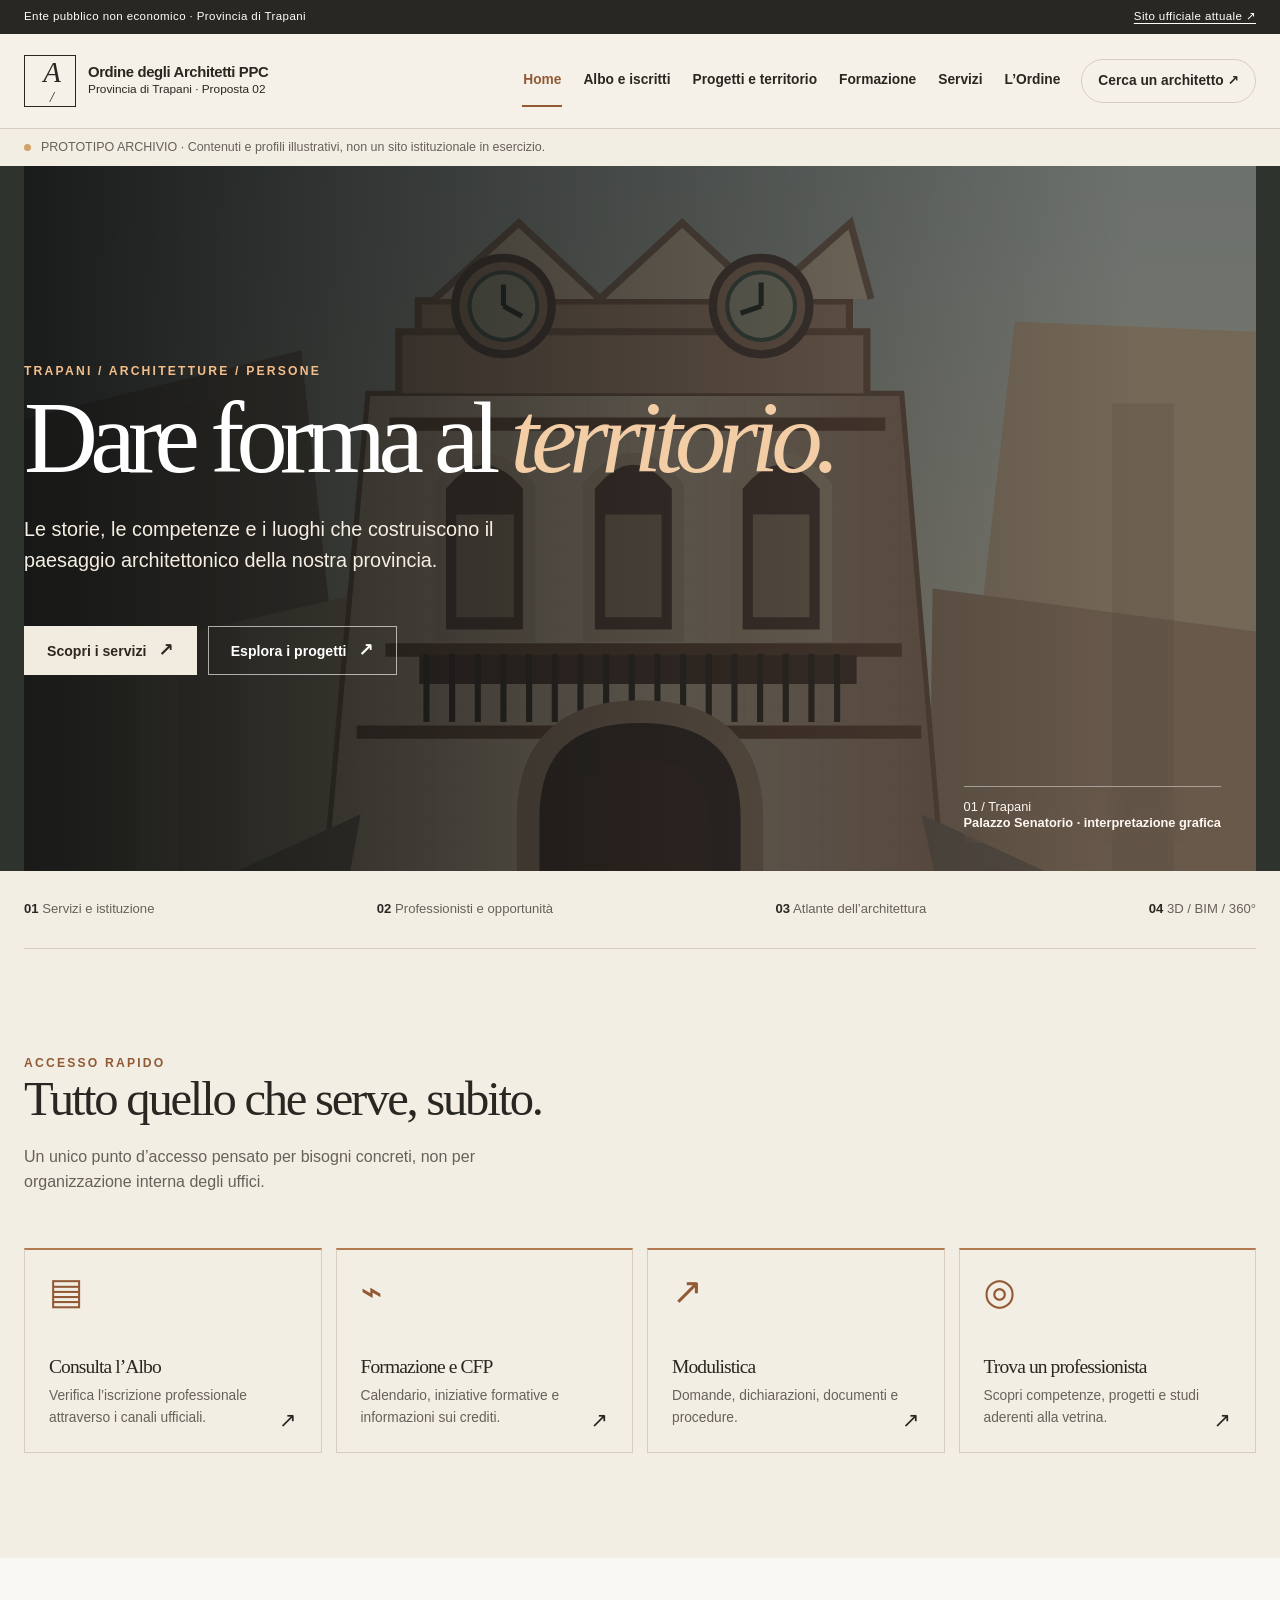
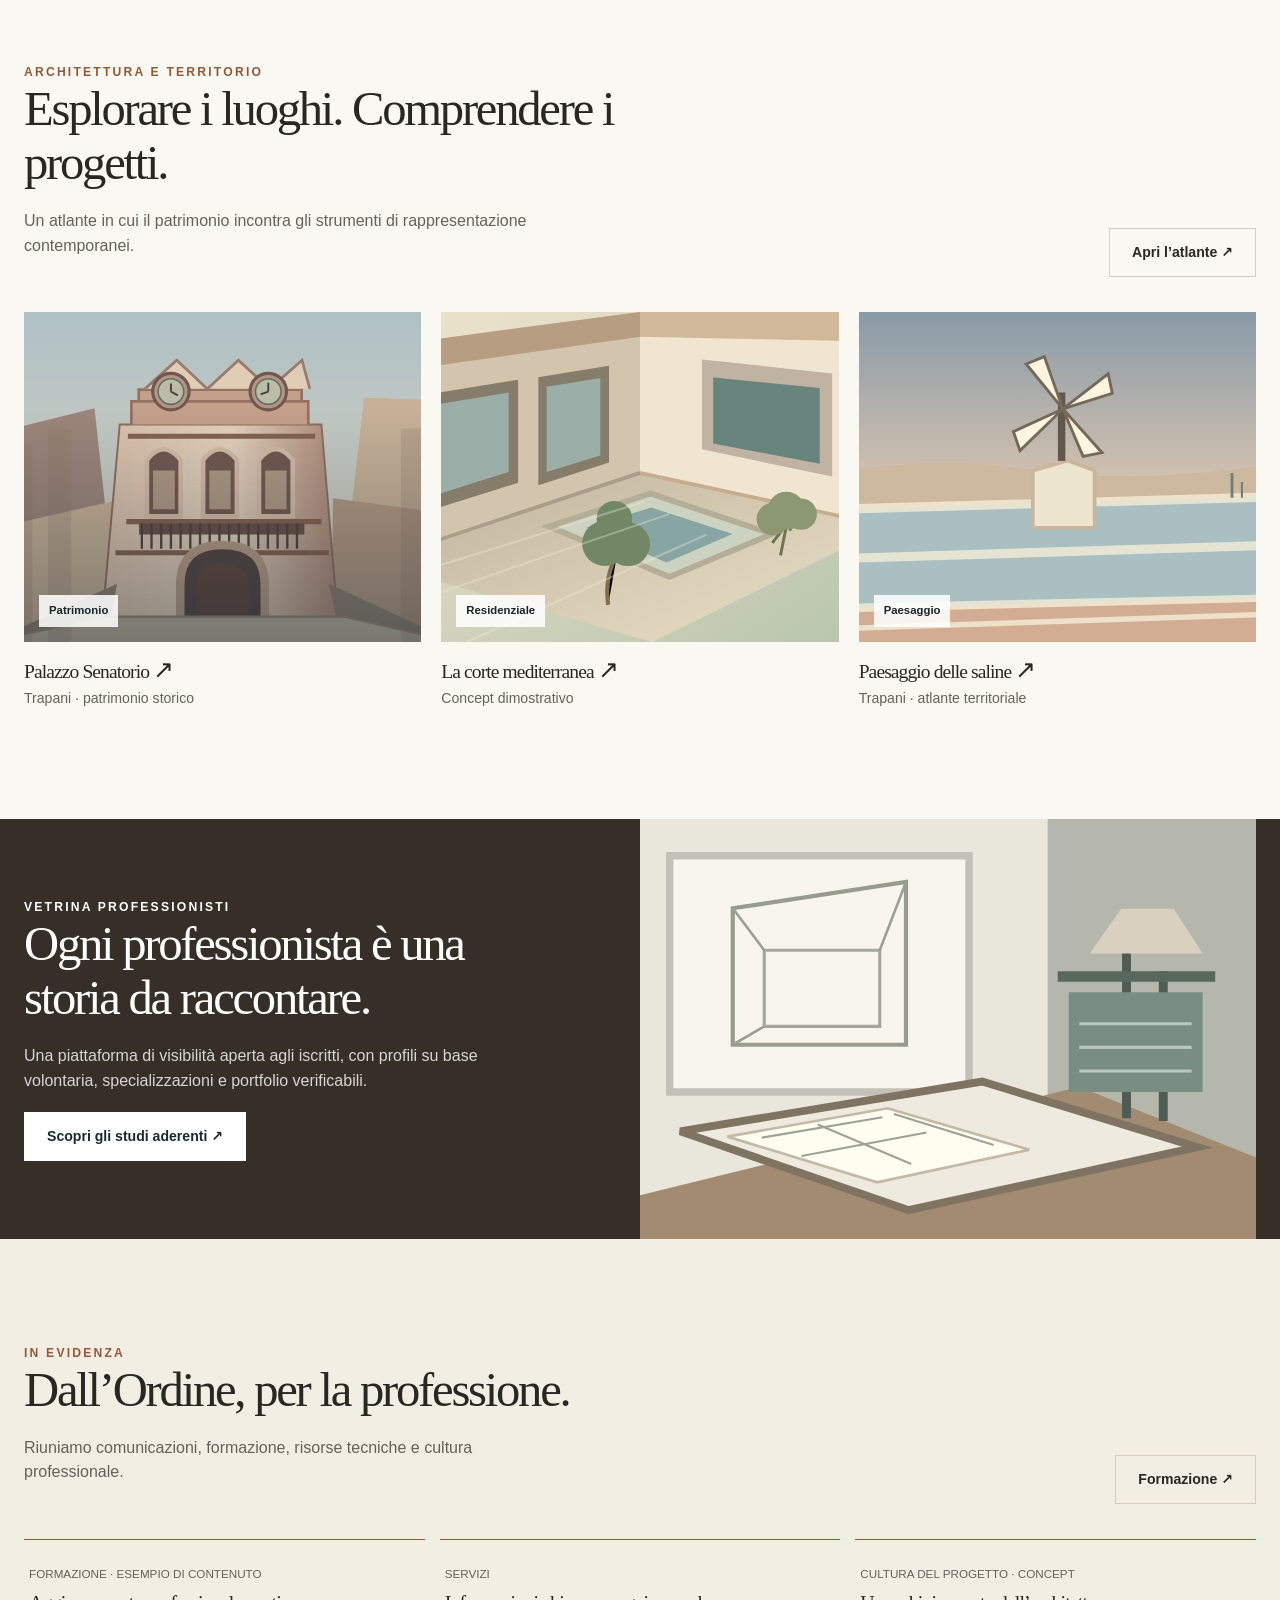
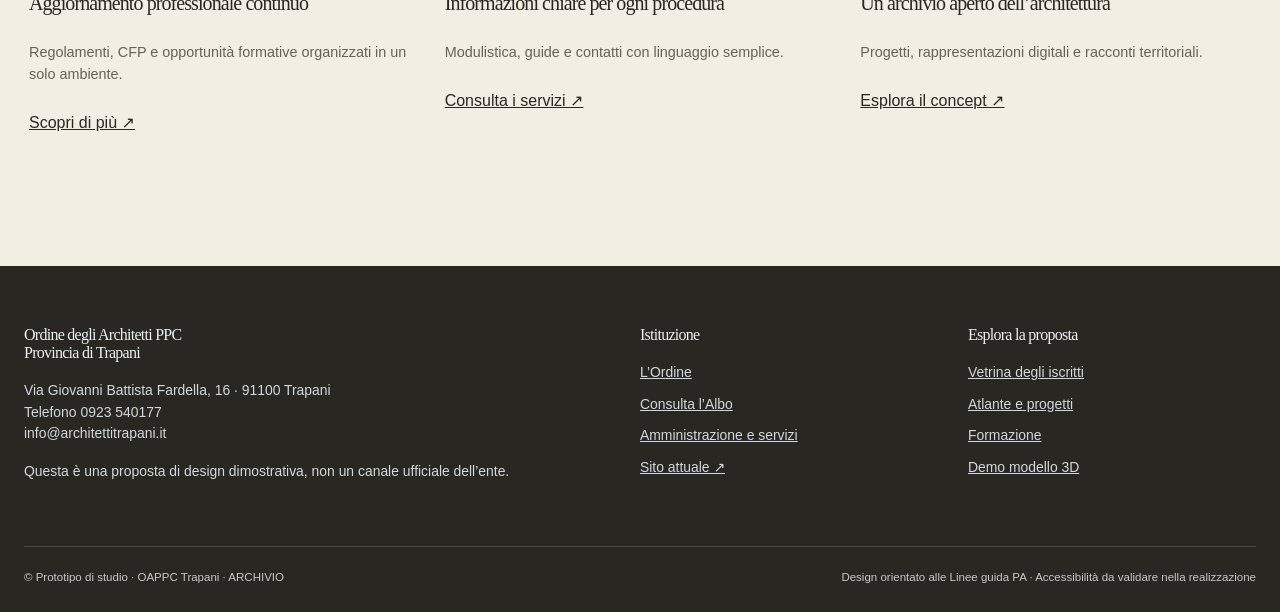
<file: DEMO_02_ARCHIVIO.html>
<!doctype html><html lang="it"><head><meta charset="utf-8"><meta name="viewport" content="width=device-width,initial-scale=1"><meta name="theme-color" content="#915a35"><meta name="description" content="Prototipo ARCHIVIO — Ordine degli Architetti PPC Provincia di Trapani"><title>Proposta 02 · ARCHIVIO · OAPPC Trapani</title><style>:root{color-scheme:light;--bg:#f7f7f3;--paper:#fff;--ink:#1b282f;--muted:#52616c;--brand:#164a67;--accent:#d2aa67;--line:#d8dfdf;--radius:16px;--max:1240px;--sans:Arial,Helvetica,system-ui,sans-serif;--serif:Georgia,'Times New Roman',serif;--shadow:0 17px 50px #12283313}*{box-sizing:border-box}html{scroll-behavior:smooth}body{margin:0;background:var(--bg);color:var(--ink);font:16px/1.55 var(--sans);-webkit-font-smoothing:antialiased}img,svg,canvas{display:block;max-width:100%}a{color:inherit}button,input,select{font:inherit}button{cursor:pointer}button:focus-visible,a:focus-visible,input:focus-visible,select:focus-visible{outline:3px solid #efba41;outline-offset:3px}a:hover{text-decoration-thickness:2px}p{margin:0 0 1.15em}h1,h2,h3,h4{line-height:1.12;margin:0 0 18px;letter-spacing:-.035em}h1{font-size:clamp(3rem,6vw,6.7rem)}h2{font-size:clamp(2rem,3.8vw,3.6rem)}h3{font-size:clamp(1.22rem,1.5vw,1.55rem)}small,.small{font-size:.82rem}label{font-weight:700}.wrap{width:min(calc(100% - 48px),var(--max));margin-inline:auto}.skip{position:absolute;left:12px;top:-100px;background:white;color:#000;padding:10px;z-index:1000}.skip:focus{top:10px}.topline{padding:8px 0;font-size:.72rem;letter-spacing:.035em;background:var(--brand);color:#fff}.topline .wrap{display:flex;gap:10px;justify-content:space-between;align-items:center}.topline a{text-underline-offset:3px}.header{position:sticky;top:0;z-index:50;background:var(--paper);border-bottom:1px solid var(--line)}.headrow{min-height:86px;display:flex;align-items:center;justify-content:space-between;gap:24px}.identity{display:flex;align-items:center;gap:12px;text-decoration:none;min-width:0}.identity-mark{width:52px;height:52px;display:grid;place-items:center;flex:none;border:2px solid currentColor;font-size:1.8rem;line-height:1;font-family:var(--serif);letter-spacing:-.14em}.identity-text{display:flex;flex-direction:column;font-size:.74rem;line-height:1.4;max-width:300px}.identity-text strong{font-size:.93rem;line-height:1.18;letter-spacing:-.025em}.nav{display:flex;align-items:center;gap:20px}.nav a{font-size:.86rem;text-decoration:none;font-weight:700;white-space:nowrap;padding:14px 1px;border-bottom:2px solid transparent}.nav a:hover,.nav a.active{color:var(--brand);border-bottom-color:var(--brand)}.nav .nav-cta{border-radius:100px;border:1px solid var(--line);padding:10px 16px}.menu-btn{display:none;border:1px solid var(--line);background:transparent;color:inherit;border-radius:7px;padding:10px 14px}.demo-banner{display:flex;align-items:center;gap:10px;padding:10px 0;color:var(--muted);font-size:.78rem;line-height:1.4}.demo-dot{background:var(--accent);height:7px;width:7px;border-radius:50%;flex:none}.eyebrow,.kicker{font-size:.76rem;font-weight:800;letter-spacing:.18em;text-transform:uppercase}.kicker{color:var(--brand)}.hero{position:relative;overflow:hidden}.hero-inner{display:grid;grid-template-columns:1fr 1fr;min-height:650px;align-items:stretch}.hero-copy{padding:98px 6vw 72px 0;display:flex;flex-direction:column;justify-content:center;align-items:flex-start;position:relative;z-index:2}.hero h1 em{font-weight:normal;font-family:var(--serif)}.hero-lead{font-size:clamp(1.06rem,1.55vw,1.32rem);max-width:620px;color:var(--muted);line-height:1.55}.hero-visual{position:relative;min-height:560px;overflow:hidden}.hero-visual .visual-frame,.cover-photo{position:absolute;inset:0;background-size:cover;background-position:center}.img-palazzo{background-image:linear-gradient(0deg,#10232f63,transparent 70%),url('[data-uri]')}.img-corte{background-image:url('[data-uri]')}.img-saline{background-image:url('[data-uri]')}.img-studio{background-image:url('[data-uri]')}.hero-picture-label{position:absolute;left:24px;bottom:22px;background:#fffedbdb;color:#233235;padding:12px 15px;line-height:1.25;font-size:.8rem;backdrop-filter:blur(8px)}.actions{display:flex;gap:11px;flex-wrap:wrap;align-items:center;margin-top:28px}.btn{display:inline-flex;gap:12px;align-items:center;justify-content:center;min-height:49px;padding:13px 22px;text-decoration:none;font-size:.88rem;font-weight:800;background:var(--brand);color:white;border:1px solid var(--brand);border-radius:var(--btn-radius,8px);transition:transform .2s,background .2s;line-height:1.3}.btn:hover{transform:translateY(-2px);filter:brightness(1.06)}.btn.secondary{background:transparent;color:var(--ink);border-color:var(--line)}.btn.ghost{background:transparent;border-color:currentColor;color:inherit}.btn.small{padding:10px 14px;min-height:40px;font-size:.79rem}.arrow{font-size:1.3em;line-height:.7}.pill{border-radius:99px;background:var(--pill-bg,#eaf2f5);padding:7px 12px;font-size:.75rem;font-weight:800;display:inline-block}.section{padding:90px 0}.section-tight{padding:54px 0}.section-head{display:flex;justify-content:space-between;align-items:flex-end;gap:32px;margin-bottom:35px}.section-head p{color:var(--muted);max-width:530px}.section-head h2{max-width:680px}.tiles{display:grid;grid-template-columns:repeat(4,1fr);gap:14px}.tile{display:flex;flex-direction:column;justify-content:space-between;gap:25px;min-height:236px;padding:24px;border:1px solid var(--line);text-decoration:none;background:var(--paper);transition:transform .2s,box-shadow .2s}.tile:hover,.work-card:hover,.person-card:hover{transform:translateY(-4px);box-shadow:var(--shadow)}.tile-icon{font-size:2.3rem;font-weight:300;line-height:1;color:var(--brand)}.tile h3{margin:0 0 7px}.tile p{color:var(--muted);font-size:.86rem;margin:0}.tile .bottom{display:flex;justify-content:space-between;align-items:flex-end}.grid-3{display:grid;grid-template-columns:repeat(3,1fr);gap:20px}.grid-2{display:grid;grid-template-columns:repeat(2,1fr);gap:24px}.work-card,.person-card{background:var(--paper);overflow:hidden;text-decoration:none;display:block;border:1px solid var(--line);transition:transform .2s,box-shadow .2s}.work-img{height:260px;position:relative;background-size:cover;background-position:center;overflow:hidden}.work-img span{position:absolute;bottom:15px;left:15px;background:#ffffffdc;color:#19252c;padding:7px 10px;font-size:.71rem;font-weight:800}.work-body{padding:22px}.work-body h3{margin-bottom:5px}.work-body p{color:var(--muted);font-size:.88rem;margin:0}.split-band{background:var(--brand);color:white;overflow:hidden}.split-band-inner{display:grid;grid-template-columns:1fr 1fr;align-items:center;min-height:420px}.split-band-copy{padding:60px 7vw 60px 0}.split-band-copy p{opacity:.8;max-width:520px}.split-band .btn{background:white;color:#152a33;border-color:white}.split-band-visual{align-self:stretch;background-image:url('[data-uri]');background-size:cover;background-position:center}.mini-news{display:grid;grid-template-columns:repeat(3,1fr);gap:15px}.news-item{padding:25px;border-top:3px solid var(--brand);background:var(--paper);display:flex;flex-direction:column;gap:9px}.news-item span{font-size:.73rem;color:var(--muted)}.news-item h3{font-size:1.25rem}.news-item p{font-size:.9rem;color:var(--muted)}.footer{background:#152734;color:#eaf1f5;padding:60px 0 25px}.footer-grid{display:grid;grid-template-columns:2fr 1fr 1fr;gap:40px}.footer h3{font-size:1rem}.footer p,.footer a{font-size:.87rem;color:#d2d9de}.footer a{display:block;margin-bottom:10px}.footer-bottom{border-top:1px solid #ffffff35;padding-top:22px;margin-top:48px;display:flex;justify-content:space-between;gap:20px;font-size:.72rem;opacity:.8}.internal-head{padding:85px 0 65px;background:var(--intro-bg,#e9ece9);border-bottom:1px solid var(--line)}.internal-head h1{font-size:clamp(2.9rem,5vw,5.5rem);max-width:900px}.internal-head .sublead{font-size:1.15rem;max-width:760px;color:var(--muted)}.crumbs{display:flex;gap:8px;flex-wrap:wrap;margin-bottom:34px;font-size:.82rem;color:var(--muted)}.crumbs a{text-underline-offset:3px}.page-section{padding:70px 0 100px}.page-layout{display:grid;grid-template-columns:minmax(0,1fr) 285px;gap:50px;align-items:start}.aside-box{border:1px solid var(--line);padding:25px;background:var(--paper);position:sticky;top:135px}.aside-box h3{font-size:1.1rem}.aside-box p{font-size:.9rem;color:var(--muted)}.aside-box a:not(.btn){display:block;color:var(--brand);font-weight:700;font-size:.85rem;margin-top:11px}.text-content{max-width:780px}.text-content h2{font-size:2rem;margin:35px 0 14px}.text-content p{color:var(--muted)}.search-panel{background:var(--paper);border:1px solid var(--line);padding:24px;display:flex;flex-wrap:wrap;gap:18px;align-items:end;margin-bottom:26px}.search-field{flex:1;min-width:240px}.search-field label{display:block;margin-bottom:7px;font-size:.77rem}.search-field input,.search-field select{display:block;width:100%;height:49px;padding:12px 14px;color:var(--ink);background:var(--bg);border:1px solid var(--line);border-radius:6px}.chiprow{display:flex;flex-wrap:wrap;gap:9px;margin-bottom:25px}.chip{padding:9px 15px;border-radius:100px;background:var(--paper);border:1px solid var(--line);color:var(--ink);font-size:.82rem}.chip[aria-pressed=true]{background:var(--brand);color:#fff;border-color:var(--brand)}.person-card{padding:22px;min-height:260px;display:flex;flex-direction:column;justify-content:space-between;gap:20px}.avatar{width:75px;height:75px;border-radius:50%;display:grid;place-items:center;background:var(--avatar-bg,#e9e7dc);font:2rem var(--serif);border:1px solid var(--line)}.person-card p{font-size:.86rem;color:var(--muted)}.person-card .tag{color:var(--brand);font-size:.72rem;font-weight:800}.result-count{color:var(--muted);font-size:.85rem}.profile-top{display:flex;gap:26px;align-items:center;margin-bottom:35px}.profile-top .avatar{width:130px;height:130px;font-size:3rem}.highlight-list{display:grid;grid-template-columns:repeat(3,1fr);gap:12px;margin:34px 0}.highlight-list>div{background:var(--paper);border:1px solid var(--line);padding:23px}.highlight-list strong{font-size:1.32rem;display:block}.highlight-list span{font-size:.78rem;color:var(--muted)}.detail-image{min-height:430px;background-size:cover;background-position:center}.stats-grid{display:grid;grid-template-columns:repeat(3,1fr);gap:14px;margin:34px 0}.stat{padding:22px;border-left:2px solid var(--brand);background:var(--paper)}.stat strong{display:block;font-size:1.3rem}.stat span{font-size:.78rem;color:var(--muted)}.link-list{display:grid;gap:12px}.link-list a{padding:20px 24px;display:flex;justify-content:space-between;gap:24px;background:var(--paper);border:1px solid var(--line);text-decoration:none;font-weight:700}.link-list a:hover{border-color:var(--brand)}.accordion{border-bottom:1px solid var(--line);padding:18px 0}.accordion summary{cursor:pointer;font-weight:800}.accordion p{margin:12px 0;color:var(--muted)}.callout{padding:22px 25px;border-left:4px solid var(--brand);background:var(--paper);margin:30px 0}.callout p{margin:6px 0 0;color:var(--muted)}.viewer-wrap{position:relative;background:var(--viewer-bg,#14232b);color:white;min-height:440px;overflow:hidden;border-radius:var(--viewer-radius,6px)}canvas.viewer{width:100%;height:480px;touch-action:none;cursor:grab}.viewer-hud{position:absolute;top:18px;left:20px;pointer-events:none;font:700 .69rem var(--sans);letter-spacing:.11em;color:#cae8e4}.viewer-hud small{display:block;color:#a2b9b9;font-size:.7rem;letter-spacing:0;font-weight:400;margin-top:6px}.viewer-tools{position:absolute;right:14px;bottom:17px;display:flex;gap:7px;flex-wrap:wrap;justify-content:flex-end}.viewer-tools button{border:1px solid #ffffff55;background:#0a2429cc;color:white;padding:9px 12px;font-size:.78rem}.viewer-tools button[aria-pressed=true]{background:#b9f05e;color:#11222c;border-color:#b9f05e}.pager-note{font-size:.73rem;color:var(--muted);padding:16px 0}.input-note{font-size:.77rem;color:var(--muted)}.filters{margin-bottom:15px}.sr-only{position:absolute;width:1px;height:1px;margin:-1px;padding:0;overflow:hidden;clip:rect(0,0,0,0);white-space:nowrap;border:0}.not-found{text-align:center;padding:50px 20px;border:1px dashed var(--line)}.feature-strip{display:flex;gap:25px;justify-content:space-between;padding:28px 0;border-bottom:1px solid var(--line);font-size:.82rem;color:var(--muted)}.feature-strip strong{color:var(--ink)}.footnote{color:var(--muted);font-size:.8rem;margin-top:20px}
/* Theme 1 — CIVICA */
body.theme-1{--bg:#f5f8f9;--paper:#fff;--ink:#162c39;--muted:#556b78;--brand:#185777;--accent:#e0a951;--line:#d8e2e7;--intro-bg:#eaf1f4;--pill-bg:#ddecf2;--btn-radius:6px}body.theme-1 .hero{background:#e9f1f4}body.theme-1 .hero-copy{padding-top:72px}body.theme-1 .hero h1{font-weight:780;letter-spacing:-.055em}body.theme-1 .hero h1 em{font-family:var(--sans);font-style:normal;color:var(--brand)}body.theme-1 .hero-visual{margin:40px 0 40px 10px;box-shadow:15px 15px 0 #d1e0e6}body.theme-1 .topline{background:#103e59}body.theme-1 .identity-mark{color:#185777}body.theme-1 .work-img{height:215px}body.theme-1 .footer{background:#173a50}body.theme-1 .highlight-list strong{color:var(--brand)}
/* Theme 2 — ARCHIVIO */
body.theme-2{--bg:#f3eee4;--paper:#faf8f3;--ink:#292722;--muted:#666159;--brand:#915a35;--accent:#d3a16a;--line:#d6cdbf;--intro-bg:#e6dbce;--pill-bg:#eaddcb;--btn-radius:0}body.theme-2 h1,body.theme-2 h2,body.theme-2 h3{font-family:var(--serif);font-weight:400;letter-spacing:-.046em}body.theme-2 .topline{background:#292722}body.theme-2 .header{background:#f6f2eacc}body.theme-2 .headrow{min-height:94px}body.theme-2 .identity-mark{font-family:var(--serif);font-style:italic;border-width:1px}body.theme-2 .hero{background:#2f332e;color:white;min-height:705px}body.theme-2 .hero-inner{display:block;min-height:705px;position:relative}body.theme-2 .hero-visual{position:absolute;inset:0;min-height:0}body.theme-2 .hero-visual .visual-frame{filter:brightness(.6) sepia(.15);background-position:center 42%;background-image:linear-gradient(90deg,#141b1be3,#1d231d11 90%),url('[data-uri]')}body.theme-2 .hero-picture-label{bottom:28px;right:35px;left:auto;background:transparent;color:#fff8f1;border-top:1px solid #ffffff70;padding:12px 0}body.theme-2 .hero-copy{position:relative;z-index:2;min-height:705px;max-width:950px;padding:115px 0 115px 0;justify-content:center}body.theme-2 .hero h1{font-size:clamp(4rem,8vw,8rem);font-weight:400;letter-spacing:-.075em}body.theme-2 .hero h1 em{color:#f2cda5}body.theme-2 .hero-lead{color:#f6eee2;max-width:560px}body.theme-2 .hero .kicker{color:#f3be8a}body.theme-2 .hero .btn{background:#f2ece0;color:#2d271f;border-color:#f2ece0}body.theme-2 .hero .btn.secondary{background:transparent;color:white;border-color:#ffffffa0}body.theme-2 .section{padding:105px 0}body.theme-2 .tile{border-top:2px solid #b37a50;background:transparent;min-height:205px}body.theme-2 .tile:hover{background:#fffaf2}body.theme-2 .work-img{height:330px}body.theme-2 .work-card{border:0;background:transparent}body.theme-2 .work-body{padding:19px 0 5px}body.theme-2 .split-band{background:#362f28}body.theme-2 .news-item{border-top:1px solid var(--brand);background:transparent;padding:25px 5px}body.theme-2 .footer{background:#292722}body.theme-2 .internal-head{background:#e3d7c6}body.theme-2 .internal-head h1{font-size:clamp(3.8rem,6.9vw,7.8rem)}body.theme-2 .work-card:hover,body.theme-2 .person-card:hover{box-shadow:none;opacity:.85}
/* Theme 3 — ORIZZONTE */
body.theme-3{color-scheme:dark;--bg:#0b1519;--paper:#122127;--ink:#e9f1ed;--muted:#9cabad;--brand:#b6e978;--accent:#97d9d1;--line:#2b4045;--intro-bg:#102126;--pill-bg:#223e36;--btn-radius:2px;--viewer-bg:#061014}body.theme-3 .topline{background:#102126;color:#b6e978}body.theme-3 .header{background:#091317eb;border-color:#2b4045;backdrop-filter:blur(18px)}body.theme-3 .identity-mark{color:var(--brand)}body.theme-3 .nav a:hover,body.theme-3 .nav a.active{color:var(--brand)}body.theme-3 .demo-banner{color:#b9c3c2}body.theme-3 .hero{background:radial-gradient(circle at 74% 30%,#183b37 0%,transparent 45%),#0b1519;color:#e9f1ed}body.theme-3 .hero-inner{grid-template-columns:.9fr 1.1fr;min-height:690px}body.theme-3 .hero-copy{padding-top:95px;padding-bottom:90px}body.theme-3 h1,body.theme-3 h2,body.theme-3 h3{letter-spacing:-.05em}body.theme-3 .hero h1{font-weight:700;font-size:clamp(3.5rem,6.7vw,7.4rem)}body.theme-3 .hero h1 em{font:inherit;font-style:normal;color:var(--brand)}body.theme-3 .kicker{color:var(--brand)}body.theme-3 .hero-visual{display:grid;place-items:center;overflow:visible}body.theme-3 .hero-visual .visual-frame{background:none}body.theme-3 .hero-visual .viewer-wrap{width:calc(100% + 30px);min-height:530px;background:transparent}body.theme-3 .hero-visual canvas.viewer{height:560px}body.theme-3 .hero-picture-label{background:#102b2a;color:#b6e978;left:20px;bottom:35px}body.theme-3 .btn{background:var(--brand);color:#081411;border-color:var(--brand)}body.theme-3 .btn.secondary{color:var(--ink);background:transparent;border-color:#58766a}body.theme-3 .tile{background:#102127;border:1px solid #325047}body.theme-3 .tile-icon{color:var(--brand)}body.theme-3 .tile:hover{background:#1a302c}body.theme-3 .work-card{border-color:var(--line)}body.theme-3 .split-band{background:#13302b}body.theme-3 .split-band .btn{background:#b6e978;color:#0b1714;border-color:#b6e978}body.theme-3 .news-item{border-top-color:#b6e978}body.theme-3 .footer{background:#050b0d}body.theme-3 .stat{border-left-color:var(--brand)}body.theme-3 .internal-head h1{letter-spacing:-.08em}body.theme-3 .hero-lead{color:#b4c2c0}body.theme-3 .work-img{filter:saturate(.7)}body.theme-3 .footer a{color:#d0dcdc}
@media(max-width:1080px){.headrow{min-height:76px}.nav{gap:12px}.nav a{font-size:.74rem}.identity-text strong{font-size:.83rem}.tiles{grid-template-columns:repeat(2,1fr)}.hero-copy{padding-right:3vw}body.theme-3 .hero-inner{grid-template-columns:1fr 1fr}}
@media(max-width:800px){.wrap{width:min(calc(100% - 32px),var(--max))}.menu-btn{display:inline-flex}.headrow{min-height:72px}.identity-mark{width:43px;height:43px;font-size:1.4rem}.identity-text{font-size:.64rem;max-width:230px}.identity-text strong{font-size:.78rem}.nav{display:none;position:absolute;top:100%;left:0;right:0;flex-direction:column;align-items:stretch;gap:0;background:var(--paper);padding:13px 17px 20px;border-bottom:1px solid var(--line);box-shadow:0 20px 30px #0002}.nav.is-open{display:flex}.nav a{padding:13px 12px;font-size:.9rem}.hero-inner,body.theme-3 .hero-inner{display:flex;flex-direction:column}.hero-copy{padding:60px 0 40px}.hero h1{font-size:clamp(3.2rem,9vw,5.6rem)}.hero-visual{min-height:350px}.hero-inner{min-height:0}.hero-visual .visual-frame{inset:0}.hero-picture-label{bottom:12px;left:12px}.section{padding:62px 0}body.theme-2 .section{padding:68px 0}.section-head{display:block}.section-head .btn{margin-top:14px}.grid-3{grid-template-columns:1fr 1fr}.grid-2{grid-template-columns:1fr}.mini-news{grid-template-columns:1fr}.split-band-inner{grid-template-columns:1fr}.split-band-copy{padding:55px 0}.split-band-visual{height:280px}.page-layout{grid-template-columns:1fr}.aside-box{position:static}.footer-grid{grid-template-columns:1fr 1fr}.footer-grid>div:first-child{grid-column:1/-1}.feature-strip{flex-wrap:wrap}body.theme-1 .hero-visual{margin:0 0 25px}body.theme-2 .hero{min-height:650px}body.theme-2 .hero-inner{min-height:650px}body.theme-2 .hero-copy{min-height:650px;padding:100px 0 92px}body.theme-2 .hero-visual{min-height:0}body.theme-3 .hero-visual .viewer-wrap{width:100%;min-height:330px}body.theme-3 .hero-visual canvas.viewer{height:365px}body.theme-3 .hero-visual{min-height:335px}.viewer-wrap{min-height:340px}canvas.viewer{height:360px}}
@media(max-width:520px){.topline .wrap{font-size:.62rem}.topline .wrap span:nth-child(2){display:none}.hero-copy{padding-top:46px}.hero h1{font-size:3rem}.hero-lead{font-size:1rem}.actions{align-items:stretch}.actions .btn{width:100%}.tiles,.grid-3{grid-template-columns:1fr}.tile{min-height:195px}.work-img{height:225px!important}.section-head h2{font-size:2.25rem}.section{padding:50px 0}.internal-head{padding:50px 0 45px}.internal-head h1{font-size:2.65rem!important}.page-section{padding:42px 0 65px}.footer-grid{grid-template-columns:1fr}.footer-grid>div:first-child{grid-column:auto}.footer-bottom{flex-direction:column}.stats-grid,.highlight-list{grid-template-columns:1fr}.profile-top{align-items:flex-start}.profile-top .avatar{width:82px;height:82px;font-size:2rem}.search-panel{padding:15px}.identity-text{max-width:200px}.hero-picture-label{font-size:.68rem}.viewer-tools{left:12px;right:12px;bottom:10px}.viewer-tools button{padding:7px 9px}.viewer-hud{left:13px;top:13px}body.theme-2 .hero h1{font-size:clamp(3.15rem,13vw,4.5rem)}body.theme-2 .hero-picture-label{right:20px}body.theme-3 .hero h1{font-size:clamp(3.2rem,12vw,5rem)}}
@media(prefers-reduced-motion:reduce){*,*:before,*:after{scroll-behavior:auto!important;transition:none!important;animation:none!important}}
</style></head><body class="theme-2" data-theme="2"><div id="app"></div><script>(()=>{
'use strict';
const theme=Number(document.body.dataset.theme||1);
const titles={1:'CIVICA',2:'ARCHIVIO',3:'ORIZZONTE'};
const subtitle={1:'Il riferimento digitale per la professione',2:'L’architettura come bene comune',3:'L’architettura si esplora'};
const routes=[['home','Home'],['albo','Albo e iscritti'],['atlante','Progetti e territorio'],['formazione','Formazione'],['servizi','Servizi'],['ordine','L’Ordine']];
const projects=[
 {title:'Palazzo Senatorio',place:'Trapani · patrimonio storico',desc:'Una scheda di esempio dedicata alla lettura dell’architettura storica del territorio.',type:'Patrimonio',img:'img-palazzo',id:'progetto'},
 {title:'La corte mediterranea',place:'Concept dimostrativo',desc:'Spazio domestico, ombra, vegetazione e rapporto con il clima.',type:'Residenziale',img:'img-corte',id:'progetto'},
 {title:'Paesaggio delle saline',place:'Trapani · atlante territoriale',desc:'Paesaggio produttivo, acqua, orizzonte e memoria del luogo.',type:'Paesaggio',img:'img-saline',id:'progetto'}
];
const people=[
 {title:'Studio dimostrativo A',loc:'Trapani',type:'Restauro',txt:'Recupero del patrimonio costruito e conservazione.',tag:'Profilo di esempio',mon:'A'},
 {title:'Laboratorio urbano B',loc:'Marsala',type:'Urbanistica',txt:'Pianificazione sostenibile e spazio pubblico.',tag:'Profilo di esempio',mon:'B'},
 {title:'Atelier paesaggio C',loc:'Alcamo',type:'Paesaggio',txt:'Paesaggio mediterraneo e progetti ambientali.',tag:'Profilo di esempio',mon:'C'},
 {title:'Studio dimostrativo D',loc:'Mazara del Vallo',type:'Residenziale',txt:'Architettura contemporanea e rigenerazione.',tag:'Profilo di esempio',mon:'D'},
 {title:'Laboratorio progetto E',loc:'Castellammare del Golfo',type:'BIM',txt:'Coordinamento e modellazione digitale BIM.',tag:'Profilo di esempio',mon:'E'},
 {title:'Studio dimostrativo F',loc:'Erice',type:'Restauro',txt:'Conservazione e rifunzionalizzazione.',tag:'Profilo di esempio',mon:'F'}
];
const services=[
 {icon:'▤',title:'Consulta l’Albo',desc:'Verifica l’iscrizione professionale attraverso i canali ufficiali.',url:'#albo'},
 {icon:'⌁',title:'Formazione e CFP',desc:'Calendario, iniziative formative e informazioni sui crediti.',url:'#formazione'},
 {icon:'↗',title:'Modulistica',desc:'Domande, dichiarazioni, documenti e procedure.',url:'#servizi'},
 {icon:'◎',title:'Trova un professionista',desc:'Scopri competenze, progetti e studi aderenti alla vetrina.',url:'#professionisti'}
];
function nav(){return routes.map(([key,label])=>`<a data-route="${key}" href="#${key}">${label}</a>`).join('')+`<a class="nav-cta" href="#professionisti">Cerca un architetto ↗</a>`;}
function shell(){return `<a href="#main" class="skip">Salta al contenuto</a><div class="topline"><div class="wrap"><span>Ente pubblico non economico · Provincia di Trapani</span><span><a href="https://www.architettitrapani.it/" target="_blank" rel="noopener noreferrer">Sito ufficiale attuale ↗</a></span></div></div><header class="header"><div class="wrap headrow"><a class="identity" href="#home" aria-label="Ordine Architetti Trapani, torna alla home"><span class="identity-mark" aria-hidden="true">A<span style="font-size:.5em;vertical-align:bottom">/</span></span><span class="identity-text"><strong>Ordine degli Architetti PPC</strong>Provincia di Trapani · Proposta ${theme.toString().padStart(2,'0')}</span></a><button class="menu-btn" id="menu-btn" aria-controls="primary-nav" aria-expanded="false">☰ Menu</button><nav class="nav" aria-label="Navigazione principale" id="primary-nav">${nav()}</nav></div></header><div class="wrap demo-banner"><span class="demo-dot"></span><span>PROTOTIPO ${titles[theme]} · Contenuti e profili illustrativi, non un sito istituzionale in esercizio.</span></div><main id="main" tabindex="-1"></main><footer class="footer"><div class="wrap"><div class="footer-grid"><div><h3>Ordine degli Architetti PPC<br>Provincia di Trapani</h3><p>Via Giovanni Battista Fardella, 16 · 91100 Trapani<br>Telefono 0923 540177<br>info@architettitrapani.it</p><p>Questa è una proposta di design dimostrativa, non un canale ufficiale dell’ente.</p></div><div><h3>Istituzione</h3><a href="#ordine">L’Ordine</a><a href="#albo">Consulta l’Albo</a><a href="#servizi">Amministrazione e servizi</a><a href="https://www.architettitrapani.it/" target="_blank" rel="noopener noreferrer">Sito attuale ↗</a></div><div><h3>Esplora la proposta</h3><a href="#professionisti">Vetrina degli iscritti</a><a href="#atlante">Atlante e progetti</a><a href="#formazione">Formazione</a><a href="#progetto">Demo modello 3D</a></div></div><div class="footer-bottom"><span>© Prototipo di studio · OAPPC Trapani · ${titles[theme]}</span><span>Design orientato alle Linee guida PA · Accessibilità da validare nella realizzazione</span></div></div></footer>`;}
function workCard(p){return `<a class="work-card" href="#${p.id}"><div class="work-img ${p.img}"><span>${p.type}</span></div><div class="work-body"><h3>${p.title} <span class="arrow" aria-hidden="true">↗</span></h3><p>${p.place}</p></div></a>`;}
function personCard(p){return `<a class="person-card" href="#profilo"><div><div class="avatar" aria-hidden="true">${p.mon}</div><p class="tag" style="margin-top:16px">${p.tag}</p><h3>${p.title}</h3><p>${p.loc} · ${p.type}</p><p>${p.txt}</p></div><span style="font-size:.84rem;font-weight:800;color:var(--brand)">Apri la scheda ↗</span></a>`;}
function titleArea(crumb,title,lead,kicker='SERVIZI DIGITALI'){return `<div class="internal-head"><div class="wrap"><nav class="crumbs" aria-label="Percorso"><a href="#home">Home</a><span>›</span><span>${crumb}</span></nav><div class="kicker">${kicker}</div><h1>${title}</h1><p class="sublead">${lead}</p></div></div>`;}
function introCards(){return `<div class="tiles">${services.map(x=>`<a href="${x.url}" class="tile"><span class="tile-icon" aria-hidden="true">${x.icon}</span><div class="bottom"><div><h3>${x.title}</h3><p>${x.desc}</p></div><span class="arrow" aria-hidden="true">↗</span></div></a>`).join('')}</div>`;}
function hero3d(){return `<div class="viewer-wrap" role="group" aria-label="Anteprima interattiva di un modello architettonico tridimensionale"><canvas class="viewer" id="hero-viewer" aria-label="Modello 3D dimostrativo di un edificio mediterraneo. Manipola con mouse o tocco.">Il tuo browser non supporta il visualizzatore. La descrizione del modello è disponibile nel testo.</canvas><div class="viewer-hud">OAPPC / LAB 03<small>MODELLO CONCETTUALE · GLB / BIM READY</small></div><div class="viewer-tools"><button type="button" data-vaction="reset" data-viewer="hero-viewer">Vista iniziale</button><button type="button" data-vaction="rotate" data-viewer="hero-viewer" aria-pressed="true">Rotazione ↻</button></div></div>`;}
function hero(){
 let s=theme===1?{e:'PORTALE PUBBLICO, NUOVE PROSPETTIVE',h:'Il punto di incontro tra <em>architettura e comunità.</em>',p:'Servizi chiari per gli iscritti. Informazioni affidabili per i cittadini. Progetti e cultura dell’architettura accessibili a tutti.'}:theme===2?{e:'TRAPANI / ARCHITETTURE / PERSONE',h:'Dare forma al <em>territorio.</em>',p:'Le storie, le competenze e i luoghi che costruiscono il paesaggio architettonico della nostra provincia.'}:{e:'ORDINE DEGLI ARCHITETTI / FUTURE PLATFORM',h:'Progettare.<br><em>Esplorare.</em><br>Connettere.',p:'Una nuova dimensione digitale per professionisti e territorio. Dal progetto CAD al modello 3D, dal patrimonio alla realtà immersiva.'};
 return `<section class="hero"><div class="wrap hero-inner"><div class="hero-copy"><div class="kicker">${s.e}</div><h1>${s.h}</h1><p class="hero-lead">${s.p}</p><div class="actions"><a class="btn" href="#servizi">Scopri i servizi <span class="arrow">↗</span></a><a class="btn secondary" href="#atlante">Esplora i progetti <span class="arrow">↗</span></a></div></div><div class="hero-visual">${theme===3?hero3d():`<div class="visual-frame img-palazzo" role="img" aria-label="Illustrazione interpretativa del Palazzo Senatorio di Trapani"></div><div class="hero-picture-label">01 / Trapani<br><strong>Palazzo Senatorio · interpretazione grafica</strong></div>`}</div></div></section>`;
}
function home(){return hero()+`<div class="wrap feature-strip"><span><strong>01</strong> Servizi e istituzione</span><span><strong>02</strong> Professionisti e opportunità</span><span><strong>03</strong> Atlante dell’architettura</span><span><strong>04</strong> 3D / BIM / 360°</span></div><section class="section"><div class="wrap"><div class="section-head"><div><div class="kicker">ACCESSO RAPIDO</div><h2>Tutto quello che serve, subito.</h2><p>Un unico punto d’accesso pensato per bisogni concreti, non per organizzazione interna degli uffici.</p></div></div>${introCards()}</div></section><section class="section" style="background:var(--paper)"><div class="wrap"><div class="section-head"><div><div class="kicker">ARCHITETTURA E TERRITORIO</div><h2>Esplorare i luoghi. Comprendere i progetti.</h2><p>Un atlante in cui il patrimonio incontra gli strumenti di rappresentazione contemporanei.</p></div><a class="btn secondary" href="#atlante">Apri l’atlante ↗</a></div><div class="grid-3">${projects.map(workCard).join('')}</div></div></section><section class="split-band"><div class="wrap split-band-inner"><div class="split-band-copy"><div class="eyebrow">VETRINA PROFESSIONISTI</div><h2>Ogni professionista è una storia da raccontare.</h2><p>Una piattaforma di visibilità aperta agli iscritti, con profili su base volontaria, specializzazioni e portfolio verificabili.</p><a class="btn" href="#professionisti">Scopri gli studi aderenti ↗</a></div><div class="split-band-visual" role="img" aria-label="Illustrazione di uno studio di architettura"></div></div></section><section class="section"><div class="wrap"><div class="section-head"><div><div class="kicker">IN EVIDENZA</div><h2>Dall’Ordine, per la professione.</h2><p>Riuniamo comunicazioni, formazione, risorse tecniche e cultura professionale.</p></div><a href="#formazione" class="btn secondary">Formazione ↗</a></div><div class="mini-news"><article class="news-item"><span>FORMAZIONE · ESEMPIO DI CONTENUTO</span><h3>Aggiornamento professionale continuo</h3><p>Regolamenti, CFP e opportunità formative organizzati in un solo ambiente.</p><a href="#formazione">Scopri di più ↗</a></article><article class="news-item"><span>SERVIZI</span><h3>Informazioni chiare per ogni procedura</h3><p>Modulistica, guide e contatti con linguaggio semplice.</p><a href="#servizi">Consulta i servizi ↗</a></article><article class="news-item"><span>CULTURA DEL PROGETTO · CONCEPT</span><h3>Un archivio aperto dell’architettura</h3><p>Progetti, rappresentazioni digitali e racconti territoriali.</p><a href="#atlante">Esplora il concept ↗</a></article></div></div></section>`;}
function albo(){return titleArea('Albo professionale','L’Albo, semplice da consultare.','Il registro ufficiale e la vetrina professionale sono due strumenti diversi. Qui li presentiamo chiaramente.','ALBO PUBBLICO')+`<div class="wrap page-section"><div class="page-layout"><div><div class="callout"><strong>Fonte ufficiale di verifica</strong><p>L’iscrizione e il relativo stato si verificano attraverso l’Albo istituzionale e il registro nazionale. Questa demo non riproduce né altera dati reali.</p><p style="margin-top:15px"><a class="btn small" href="https://www.architettitrapani.it/" target="_blank" rel="noopener noreferrer">Vai al sito ufficiale ↗</a></p></div><h2>Due modi per orientarsi</h2><div class="grid-2"><a class="tile" href="#professionisti"><div class="tile-icon">◎</div><div><h3>Cerca studi e competenze</h3><p>Consulta i profili di esempio della vetrina facoltativa.</p></div><span>Esplora la vetrina ↗</span></a><a class="tile" href="#servizi"><div class="tile-icon">▤</div><div><h3>Iscrizione e variazioni</h3><p>Scopri come potrebbero essere organizzate procedure e modulistica.</p></div><span>Apri i servizi ↗</span></a></div><h2>Un Albo autorevole, non un catalogo commerciale</h2><p>La verifica dell’abilitazione professionale resta legata alla fonte istituzionale; i contenuti dei portfolio richiedono adesione, consenso o altra idonea base giuridica, licenze e un processo di approvazione.</p></div><aside class="aside-box"><h3>Percorsi consigliati</h3><p>Per cittadini, professionisti e pubbliche amministrazioni.</p><a href="#professionisti">Trova uno studio →</a><a href="#servizi">Moduli e procedure →</a><a href="#ordine">Come contattarci →</a></aside></div></div>`;}
function professionisti(){return titleArea('Professionisti','L’architettura ha molti volti.','Motore di ricerca dimostrativo per specializzazioni e territori. Nessun nominativo è presentato come iscritto reale.','VETRINA DEGLI ISCRITTI')+`<div class="wrap page-section"><div class="search-panel"><div class="search-field"><label for="person-search">Cerca studio, territorio o competenza</label><input id="person-search" type="search" placeholder="Es. restauro, Trapani, BIM" autocomplete="off"></div><div class="search-field" style="flex:.5"><label for="person-area">Ambito professionale</label><select id="person-area"><option value="">Tutti gli ambiti</option><option>Restauro</option><option>Urbanistica</option><option>Paesaggio</option><option>Residenziale</option><option>BIM</option></select></div></div><p class="result-count" id="person-count" role="status">6 profili dimostrativi</p><div class="grid-3" id="people-grid">${people.map(personCard).join('')}</div><div class="callout"><strong>Come funzionerà nel sito reale?</strong><p>Adesione volontaria, identificazione verificata, informazioni uniformi per tutti, portfolio e pubblicazione subordinata a una policy approvata dall’Ordine.</p></div></div>`;}
function profilo(){return titleArea('Profilo professionale','Studio dimostrativo A','Un esempio di come un professionista potrebbe presentare competenze, progetti e modalità di contatto, senza trasformare l’Albo in pubblicità.','SCHEDA PROFESSIONISTA · DEMO')+`<div class="wrap page-section"><div class="page-layout"><article><div class="profile-top"><div class="avatar" aria-hidden="true">A</div><div><span class="pill">Scheda dimostrativa · non è un iscritto reale</span><h2 style="margin:14px 0 4px">Studio dimostrativo A</h2><p>Trapani · Restauro, patrimonio e riuso</p></div></div><div class="detail-image img-studio" role="img" aria-label="Illustrazione di studio di architettura"></div><div class="highlight-list"><div><strong>Restauro</strong><span>Ambito di attività</span></div><div><strong>Trapani</strong><span>Territorio</span></div><div><strong>Portfolio</strong><span>Pubblicato su adesione</span></div></div><div class="text-content"><h2>Approccio progettuale</h2><p>Testo di esempio: lettura dei caratteri storici, riuso compatibile e dialogo fra patrimonio e intervento contemporaneo.</p><h2>Progetti selezionati</h2><p>Le schede potranno ospitare immagini, tavole, video, modelli 3D e schede tecniche con attribuzione di autori e crediti.</p></div><div class="grid-2">${projects.slice(0,2).map(workCard).join('')}</div></article><aside class="aside-box"><h3>Informazioni di contatto</h3><p>Questa è una scheda dimostrativa. Nessun recapito personale è stato inventato o pubblicato.</p><a href="#professionisti" class="btn small">Torna agli studi</a><p class="input-note" style="margin-top:18px">La verifica dell’iscrizione avverrà tramite collegamento al registro ufficiale.</p></aside></div></div>`;}
function atlante(){return titleArea('Atlante','Una geografia di idee e architetture.','Un archivio esplorabile per tipo di progetto, luogo e modalità di visualizzazione. 360°, 3D e BIM come strumenti di conoscenza.','ARCHITETTURA E TERRITORIO')+`<div class="wrap page-section"><div class="chiprow filters" role="group" aria-label="Filtra i progetti">${['Tutti','Patrimonio','Residenziale','Paesaggio'].map((x,i)=>`<button class="chip" data-filter-project="${x}" aria-pressed="${i===0}">${x}</button>`).join('')}</div><div class="grid-3" id="project-grid">${projects.map(workCard).join('')}</div><div class="callout"><strong>Il prossimo livello: la mappa dell’architettura</strong><p>Le schede potranno essere georeferenziate con Leaflet, collegate a percorsi urbani e integrabili con tour fotografici 360°, panorami e modelli di progetto. Le coordinate e le autorizzazioni vanno verificate prima della pubblicazione.</p></div></div>`;}
function modelViewer(){return `<div class="viewer-wrap" role="group" aria-label="Visualizzatore architettonico 3D dimostrativo"><canvas id="detail-viewer" class="viewer" aria-label="Edificio tridimensionale stilizzato; trascina per ruotare, usa i pulsanti per cambiare visualizzazione">Il tuo browser non supporta Canvas; modello descritto nella pagina.</canvas><div class="viewer-hud">MODEL VIEWER / CONCEPT 01<small>Vista orbitale · trascina con mouse o dito</small></div><div class="viewer-tools"><button type="button" data-viewer="detail-viewer" data-vaction="reset">Reset</button><button type="button" data-viewer="detail-viewer" data-vaction="zoom-in">+</button><button type="button" data-viewer="detail-viewer" data-vaction="zoom-out">−</button><button type="button" data-viewer="detail-viewer" data-vaction="roof" aria-pressed="true">Copertura</button><button type="button" data-viewer="detail-viewer" data-vaction="rotate" aria-pressed="true">Ruota ↻</button></div></div>`;}
function progetto(){return titleArea('Progetto / Viewer 3D','Dall’idea allo spazio.','Una scheda dimostrativa per raccontare un progetto architettonico con immagini, schede tecniche e un viewer 3D che puoi controllare.','LABORATORIO DIGITALE')+`<div class="wrap page-section"><div class="page-layout"><article><div class="kicker">01 / DEMO INTERATTIVA</div><h2>Esplora un modello volumetrico</h2><p style="color:var(--muted);max-width:720px">Questo è un modello procedurale creato per il prototipo, <strong>non</strong> un file SketchUp/CAD autentico. Mostra l’esperienza di navigazione che potremo applicare a GLB, SketchUp esportato e IFC/BIM.</p>${modelViewer()}<p class="pager-note">Funziona offline senza librerie esterne. Muovi il modello con mouse o touch; usa Reset, zoom e Copertura.</p><div class="stats-grid"><div class="stat"><strong>3D</strong><span>Vista orbitale</span></div><div class="stat"><strong>360°</strong><span>Visita fotografica (da integrare)</span></div><div class="stat"><strong>BIM</strong><span>IFC e proprietà (fase successiva)</span></div></div><h2>Il racconto del progetto</h2><div class="detail-image img-corte" role="img" aria-label="Interpretazione grafica di una corte mediterranea"></div><div class="text-content" style="padding-top:25px"><p>Concept di esempio di architettura mediterranea: spazi aperti, relazioni fra pieni e vuoti e materiali in dialogo con il paesaggio.</p><h2>Materiali che potremo pubblicare</h2><p>Fotografie e tour panoramici, tavole di progetto, rendering, relazioni descrittive e modelli digitali leggeri. Per i contenuti tecnici riservati serviranno controlli di accesso, autorizzazioni e protezione dei dati.</p></div></article><aside class="aside-box"><h3>Scheda progetto</h3><p><strong>Opera</strong><br>Modello concettuale dimostrativo</p><p><strong>Categoria</strong><br>Architettura / visualizzazione digitale</p><p><strong>Autore</strong><br>Non attribuito; demo</p><p><strong>Tecnologia</strong><br>Canvas 2D con proiezione 3D, nessun servizio esterno</p><a href="#atlante" class="btn small">Altri progetti ↗</a></aside></div></div>`;}
function formazione(){return titleArea('Formazione','Crescere nella professione.','Corsi, CFP, strumenti, iscrizioni e aggiornamenti: una dashboard orientata ai bisogni dei professionisti.','FORMAZIONE CONTINUA')+`<div class="wrap page-section"><div class="page-layout"><div><div class="callout"><strong>Fonte e aggiornamento dei crediti CFP</strong><p>Le regole e gli eventi reali devono essere sincronizzati con le fonti ufficiali. Le attività in questa pagina sono esempi di interfaccia, non corsi attualmente aperti.</p><a class="btn small" style="margin-top:16px" href="https://www.architettitrapani.it/professione/formazione-e-crediti/" target="_blank" rel="noopener noreferrer">Informazioni ufficiali ↗</a></div><h2>Calendario formativo · esempi</h2><div class="link-list"><a href="#evento"><span><small>EVENTO DIMOSTRATIVO · TIPOLOGIA SEMINARIO</small><br>Architettura accessibile e progettazione inclusiva</span><span>→</span></a><a href="#evento"><span><small>EVENTO DIMOSTRATIVO · TIPOLOGIA WORKSHOP</small><br>Dal CAD al BIM: gestione del modello informativo</span><span>→</span></a><a href="#evento"><span><small>EVENTO DIMOSTRATIVO · TIPOLOGIA LECTURE</small><br>Paesaggi produttivi del Mediterraneo</span><span>→</span></a></div><h2>Tre strumenti utili</h2><div class="grid-3"><div class="tile" style="min-height:175px"><h3>Calendario filtrabile</h3><p>Per settore, formato, CFP e periodo.</p></div><div class="tile" style="min-height:175px"><h3>La mia formazione</h3><p>Area riservata collegata ai sistemi autorizzati.</p></div><div class="tile" style="min-height:175px"><h3>FAQ normative</h3><p>Informazioni aggiornate, verificabili e versionate.</p></div></div></div><aside class="aside-box"><h3>Serve un’informazione?</h3><p>Consultazione dei documenti e percorsi per la segreteria.</p><a href="#servizi">Modulistica →</a><a href="#ordine">Contatti →</a></aside></div></div>`;}
function evento(){return titleArea('Evento formativo','Dal CAD al BIM.','Come potrebbe apparire una pagina di dettaglio formativo, dalla descrizione alla gestione dell’adesione.','EVENTO DIMOSTRATIVO · NON IN PROGRAMMA')+`<div class="wrap page-section"><div class="page-layout"><article><div class="detail-image img-studio" role="img" aria-label="Illustrazione di uno studio di progettazione"></div><h2 style="margin-top:38px">Un nuovo modo di costruire conoscenza</h2><p>Un percorso introduttivo dimostrativo dedicato ai modelli informativi digitali, alla collaborazione interdisciplinare e ai principali formati di interoperabilità.</p><h3>Argomenti trattati</h3><div class="link-list"><div class="tile" style="min-height:auto">Processo digitale di progetto e coordinamento</div><div class="tile" style="min-height:auto">Differenze fra CAD, modellazione 3D e BIM</div><div class="tile" style="min-height:auto">IFC, formati e visualizzatori nel browser</div></div></article><aside class="aside-box"><h3>Scheda attività</h3><p><strong>Stato</strong><br>Dimostrazione di interfaccia</p><p><strong>Data, sede e CFP</strong><br>Da definire e approvare</p><a href="#formazione" class="btn small">Torna al calendario ↗</a><p class="input-note" style="margin-top:15px">I pulsanti di iscrizione si attiveranno soltanto dopo l’integrazione del sistema ufficiale.</p></aside></div></div>`;}
function servizi(){return titleArea('Servizi','La semplicità è un servizio pubblico.','Una raccolta strutturata di procedure, moduli e informazioni per cittadini, professionisti e amministrazioni.','SPORTELLO DIGITALE')+`<div class="wrap page-section"><div class="grid-2"><div><h2>Per gli iscritti</h2><div class="link-list"><a href="#albo"><span>Iscrizione, variazioni e certificazioni</span><span>↗</span></a><a href="#formazione"><span>Formazione professionale</span><span>↗</span></a><a href="#ordine"><span>Contributi e pagamenti</span><span>↗</span></a><a href="#ordine"><span>Consulenza e supporto</span><span>↗</span></a></div></div><div><h2>Per i cittadini</h2><div class="link-list"><a href="#albo"><span>Verifica di iscrizione all’Albo</span><span>↗</span></a><a href="#professionisti"><span>Vetrina dei professionisti</span><span>↗</span></a><a href="#ordine"><span>Segnalazioni e contatti istituzionali</span><span>↗</span></a><a href="#atlante"><span>Atlante di architettura e paesaggio</span><span>↗</span></a></div></div></div><div class="section-head" style="margin-top:70px"><div><div class="kicker">DOMANDE FREQUENTI</div><h2>Risposte chiare e aggiornabili.</h2></div></div><details class="accordion"><summary>Come verifico l’iscrizione di un professionista?</summary><p>Attraverso il registro ufficiale e le indicazioni dell’Ordine. La vetrina creativa, invece, è facoltativa e non sostituisce l’Albo.</p></details><details class="accordion"><summary>Dove trovo moduli e procedure?</summary><p>Nel sito definitivo sarà presente un catalogo per argomento, con versioni, responsabili, documenti collegati e data di aggiornamento.</p></details><details class="accordion"><summary>I modelli 3D pubblicati sono scaricabili?</summary><p>Dipenderà dalla licenza indicata dal titolare dei diritti e dalle autorizzazioni per ogni singolo progetto. La sola visualizzazione non comporta diritto al download o al riutilizzo.</p></details><div class="callout"><strong>Nota progettuale</strong><p>Questa sezione mostrerà la gerarchia informativa; le procedure effettive, i pagamenti e l’autenticazione richiedono l’analisi dei gestionali e degli obblighi applicabili.</p></div></div>`;}
function ordine(){return titleArea('Istituzione','L’Ordine, vicino alle persone.','Funzioni pubbliche, servizi alla professione, tutela dei cittadini e promozione della qualità architettonica.','ISTITUZIONE')+`<div class="wrap page-section"><div class="page-layout"><article><div class="detail-image img-palazzo" role="img" aria-label="Interpretazione grafica di Palazzo Senatorio a Trapani"></div><h2 style="margin-top:40px">Il ruolo dell’Ordine</h2><p>Tra le funzioni istituzionali vi sono tutela della professione, tenuta dell’Albo, aggiornamento e formazione, pareri nei casi previsti, supporto agli iscritti e contributo al dibattito sull’architettura e sul territorio.</p><div class="grid-2" style="margin-top:30px"><div class="tile" style="min-height:180px"><h3>Amministrazione trasparente</h3><p>Documenti, atti, pubblicazioni e responsabilità secondo gli obblighi applicabili.</p><a href="https://www.architettitrapani.it/" target="_blank" rel="noopener noreferrer">Fonte ufficiale ↗</a></div><div class="tile" style="min-height:180px"><h3>Accedi ai servizi</h3><p>Sportello digitale, formazione, albo e modulistica.</p><a href="#servizi">Apri lo sportello ↗</a></div></div></article><aside class="aside-box"><h3>Contatti ufficiali</h3><p><strong>Sede</strong><br>Via G. B. Fardella, 16<br>91100 Trapani</p><p><strong>Telefono</strong><br>0923 540177</p><p><strong>Email</strong><br>info@architettitrapani.it</p><p><strong>PEC</strong><br>oappc.trapani@archiworldpec.it</p><a href="https://www.architettitrapani.it/ordine/" target="_blank" rel="noopener noreferrer">Pagina istituzionale ↗</a></aside></div></div>`;}
const pages={home,albo,professionisti,profilo,atlante,progetto,formazione,evento,servizi,ordine};
const root=document.getElementById('app');root.innerHTML=shell();
let instances=[];
function navigate(){const hash=location.hash.replace('#','');const key=(hash in pages)?hash:'home';instances.forEach(v=>v.destroy());instances=[];document.getElementById('main').innerHTML=pages[key]();document.querySelectorAll('[data-route]').forEach(x=>{const active=x.dataset.route===key||((key==='professionisti'||key==='profilo')&&x.dataset.route==='albo')||((key==='progetto')&&x.dataset.route==='atlante')||((key==='evento')&&x.dataset.route==='formazione');x.classList.toggle('active',active);if(active)x.setAttribute('aria-current','page');else x.removeAttribute('aria-current')});document.title=`${titles[theme]} · ${key==='home'?'Home':key} · Ordine Architetti Trapani`;const navEl=document.getElementById('primary-nav');navEl.classList.remove('is-open');document.getElementById('menu-btn').setAttribute('aria-expanded','false');setupFilters();document.querySelectorAll('canvas.viewer').forEach(canvas=>instances.push(new BuildingViewer(canvas)));window.scrollTo({top:0,behavior:'instant'});}
document.querySelector('.skip').addEventListener('click',e=>{e.preventDefault();document.getElementById('main').focus();});document.getElementById('menu-btn').addEventListener('click',e=>{const n=document.getElementById('primary-nav');let open=n.classList.toggle('is-open');e.currentTarget.setAttribute('aria-expanded',String(open));});window.addEventListener('hashchange',navigate);
function setupFilters(){const q=document.getElementById('person-search'),sel=document.getElementById('person-area');if(q&&sel){const run=()=>{const query=q.value.trim().toLocaleLowerCase('it'),type=sel.value;const filt=people.filter(p=>(`${p.title} ${p.loc} ${p.type} ${p.txt}`).toLocaleLowerCase('it').includes(query)&&(!type||p.type===type));document.getElementById('people-grid').innerHTML=filt.length?filt.map(personCard).join(''):'<div class="not-found">Nessun profilo corrisponde ai filtri. Prova a modificare la ricerca.</div>';document.getElementById('person-count').textContent=`${filt.length} profili dimostrativi`;};q.addEventListener('input',run);sel.addEventListener('change',run);}document.querySelectorAll('[data-filter-project]').forEach(btn=>btn.addEventListener('click',()=>{document.querySelectorAll('[data-filter-project]').forEach(b=>b.setAttribute('aria-pressed',String(b===btn)));const filter=btn.dataset.filterProject;document.getElementById('project-grid').innerHTML=projects.filter(p=>filter==='Tutti'||p.type===filter).map(workCard).join('');}));}
/* Small dependency-free pseudo-3D CAD preview: all coordinates are drawn client-side in Canvas. */
class BuildingViewer{
 constructor(canvas){this.canvas=canvas;this.ctx=canvas.getContext('2d');this.a=.54;this.b=-.27;this.zoom=1;this.roof=true;this.rotate=true;this.drag=false;this.last=null;this.running=true;this.redraw=this.draw.bind(this);this.animate=this.animate.bind(this);this.onDown=e=>{this.drag=true;this.rotate=false;this.last=[e.clientX,e.clientY];canvas.setPointerCapture(e.pointerId);this.updateButtons();};this.onMove=e=>{if(!this.drag)return;this.a+=(e.clientX-this.last[0])*.008;this.b=Math.max(-1.0,Math.min(.85,this.b+(e.clientY-this.last[1])*.007));this.last=[e.clientX,e.clientY];this.draw();};this.onUp=()=>{this.drag=false;};canvas.addEventListener('pointerdown',this.onDown);canvas.addEventListener('pointermove',this.onMove);canvas.addEventListener('pointerup',this.onUp);canvas.addEventListener('pointercancel',this.onUp);this.toolHandlers=[];document.querySelectorAll(`[data-viewer="${canvas.id}"]`).forEach(btn=>{let f=()=>{const a=btn.dataset.vaction;if(a==='reset'){this.a=.54;this.b=-.27;this.zoom=1;this.roof=true;this.rotate=true;}else if(a==='zoom-in')this.zoom=Math.min(2.5,this.zoom*1.16);else if(a==='zoom-out')this.zoom=Math.max(.55,this.zoom/1.16);else if(a==='roof')this.roof=!this.roof;else if(a==='rotate')this.rotate=!this.rotate;this.updateButtons();this.draw();};btn.addEventListener('click',f);this.toolHandlers.push([btn,f]);});this.ro=new ResizeObserver(()=>this.draw());this.ro.observe(canvas);this.updateButtons();this.draw();if(!matchMedia('(prefers-reduced-motion: reduce)').matches)requestAnimationFrame(this.animate);
 }
 destroy(){this.running=false;this.ro.disconnect();this.canvas.removeEventListener('pointerdown',this.onDown);this.canvas.removeEventListener('pointermove',this.onMove);this.canvas.removeEventListener('pointerup',this.onUp);this.toolHandlers.forEach(([btn,f])=>btn.removeEventListener('click',f));}
 updateButtons(){this.toolHandlers.forEach(([b])=>{if(b.dataset.vaction==='roof')b.setAttribute('aria-pressed',String(this.roof));if(b.dataset.vaction==='rotate')b.setAttribute('aria-pressed',String(this.rotate));});}
 animate(t){if(!this.running)return;if(this.rotate){this.a+=.003;this.draw();}requestAnimationFrame(this.animate);}
 draw(){const c=this.canvas,ctx=this.ctx;if(!ctx)return;const dpr=Math.min(window.devicePixelRatio||1,2),w=c.clientWidth||650,h=c.clientHeight||470;const rw=Math.round(w*dpr),rh=Math.round(h*dpr);if(c.width!==rw||c.height!==rh){c.width=rw;c.height=rh;}ctx.setTransform(dpr,0,0,dpr,0,0);ctx.clearRect(0,0,w,h);const dark=true;const grad=ctx.createRadialGradient(w*.55,h*.38,1,w*.55,h*.45,Math.max(w,h)*.68);grad.addColorStop(0,'#1b4040');grad.addColorStop(1,'#09161b');ctx.fillStyle=grad;ctx.fillRect(0,0,w,h);let r=Math.min(w/9.7,h/7.6)*this.zoom;const project=([x,y,z])=>{const ca=Math.cos(this.a),sa=Math.sin(this.a),cb=Math.cos(this.b),sb=Math.sin(this.b);const px=x*ca-z*sa,pz=x*sa+z*ca,py=y*cb-pz*sb;return [w*.5+px*r,h*.56-py*r+pz*cb*r*.24];};const line=(a,b,color,width=1,alpha=1)=>{const p=project(a),q=project(b);ctx.globalAlpha=alpha;ctx.strokeStyle=color;ctx.lineWidth=width;ctx.beginPath();ctx.moveTo(...p);ctx.lineTo(...q);ctx.stroke();ctx.globalAlpha=1;};const polygon=(points,fill,stroke='#c9e5c5',width=1)=>{ctx.beginPath();points.forEach((p,i)=>{const v=project(p);if(i===0)ctx.moveTo(...v);else ctx.lineTo(...v);});ctx.closePath();ctx.fillStyle=fill;ctx.fill();ctx.strokeStyle=stroke;ctx.lineWidth=width;ctx.stroke();};const cyan='#81b6b1',lime='#c9f68a',soft='#53817c';
 // CAD working grid
 for(let i=-7;i<=7;i++){line([i,-1.02,-7],[i,-1.02,7],'#426c6b',.65,.28);line([-7,-1.02,i],[7,-1.02,i],'#426c6b',.65,.28);}line([-6,-1.0,0],[6,-1,0],lime,1,.45);line([0,-1,-6],[0,-1,6],cyan,1,.45);
 // Ground floor architectural slabs and translucent facade
 polygon([[-2,-1,-1.6],[2,-1,-1.6],[2,-1,1.6],[-2,-1,1.6]],'#254b4a',soft,1.3);
 polygon([[-1.85,-.88,-1.45],[1.85,-.88,-1.45],[1.85,-.88,1.45],[-1.85,-.88,1.45]],'#b7c3a833',cyan,1);
 // Inner core
 polygon([[-1.25,-.85,-.9],[-.6,-.85,-.9],[-.6,1.65,-.9],[-1.25,1.65,-.9]],'#38716f99',lime,1.3);
 polygon([[.9,-.85,.45],[1.45,-.85,.45],[1.45,1.5,.45],[.9,1.5,.45]],'#32615d99',soft,1);
 // Columns and horizontal bands
 const columns=[[-1.6,-1.18],[0,-1.18],[1.6,-1.18],[-1.6,1.18],[0,1.18],[1.6,1.18]];columns.forEach(([x,z])=>{line([x,-.85,z],[x,1.4,z],lime,2,.8);polygon([[x-.07,-.85,z-.07],[x+.07,-.85,z-.07],[x+.07,-.85,z+.07],[x-.07,-.85,z+.07]],'#add3a5',soft,.6)});
 for(let y of [-.7,.25,1.35]){line([-1.75,y,-1.32],[1.75,y,-1.32],cyan,2,.95);line([1.75,y,-1.32],[1.75,y,1.32],cyan,1.5,.9);line([1.75,y,1.32],[-1.75,y,1.32],cyan,1.5,.9);line([-1.75,y,1.32],[-1.75,y,-1.32],cyan,1.5,.9);}
 // glazing
 for(let x of [-1.12,-.36,.4,1.14])line([x,-.7,-1.32],[x,1.35,-1.32],'#d1ede5',1,.5);
 polygon([[-1.75,-.7,-1.32],[1.75,-.7,-1.32],[1.75,1.35,-1.32],[-1.75,1.35,-1.32]],'#7faab313',cyan,1);
 if(this.roof){polygon([[-2,1.48,-1.55],[2,1.48,-1.55],[2,1.48,1.55],[-2,1.48,1.55]],'#afd3b533',lime,1.6);polygon([[-2,1.48,-1.55],[0,2.18,-1.55],[2,1.48,-1.55]],'#739c9955',lime,1);polygon([[-2,1.48,1.55],[0,2.18,1.55],[2,1.48,1.55]],'#739c9955',lime,1);line([0,2.18,-1.55],[0,2.18,1.55],lime,1.5,.9);}
 // axis lettering
 ctx.fillStyle='#a4c9b1';ctx.font='11px monospace';ctx.fillText('X / Y / Z',18,h-25);ctx.fillStyle='#ffffff55';ctx.fillText(`ORBIT ${this.a.toFixed(2)}   ZOOM ${this.zoom.toFixed(2)}×`,Math.max(14,w-198),32);
 }
}
navigate();
})();
</script></body></html>
</file>
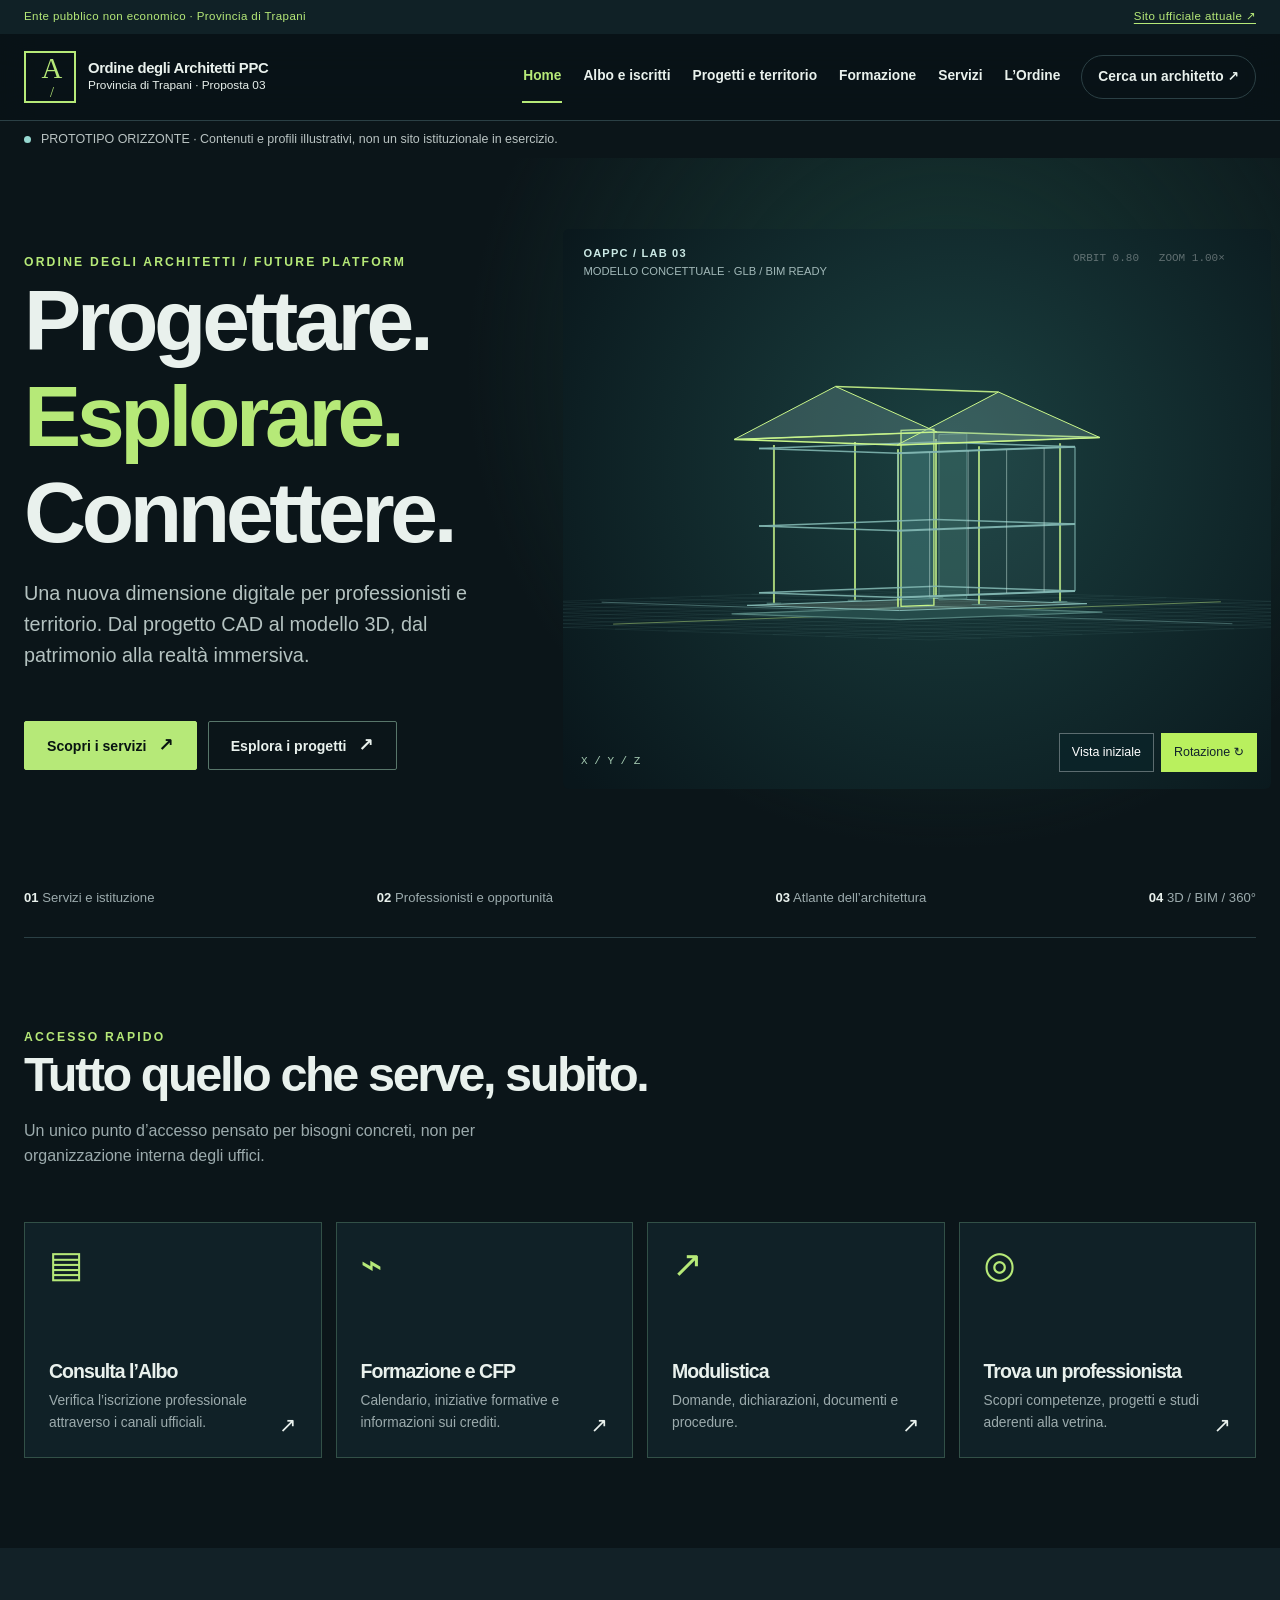
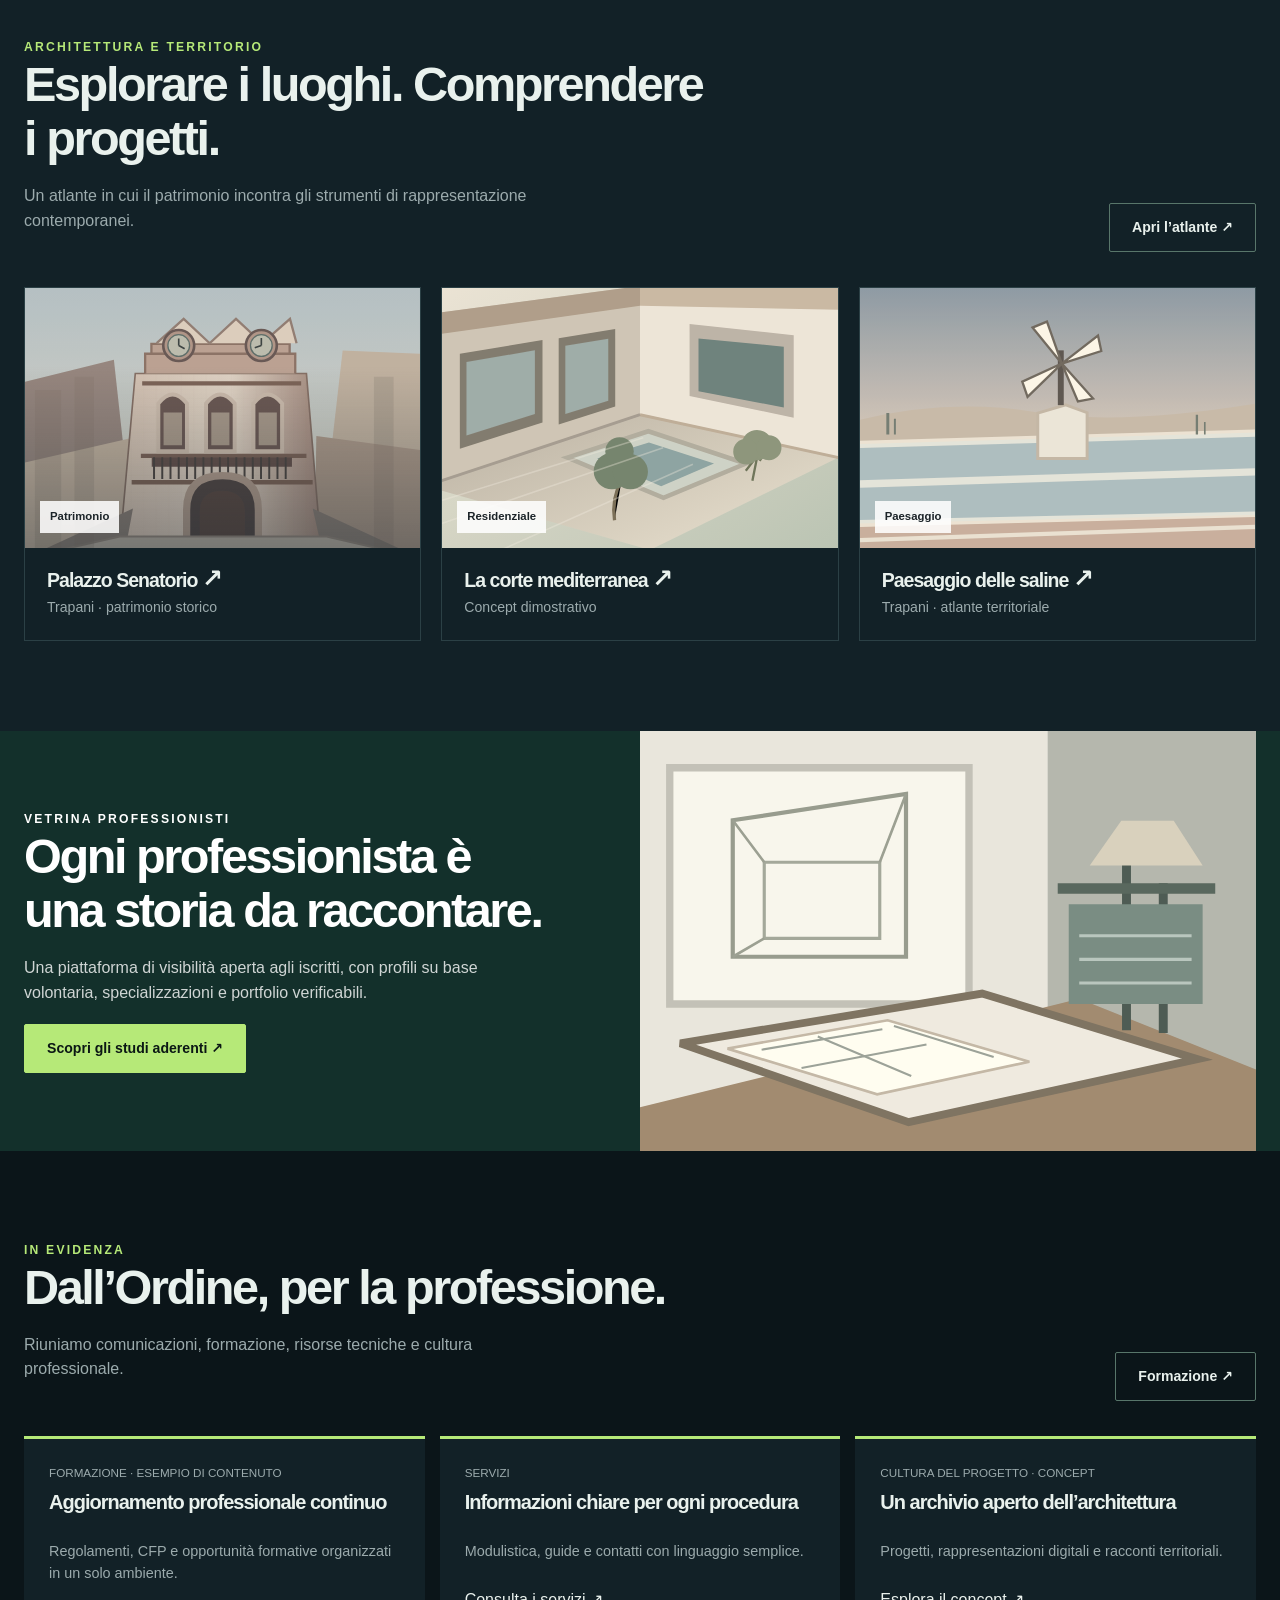
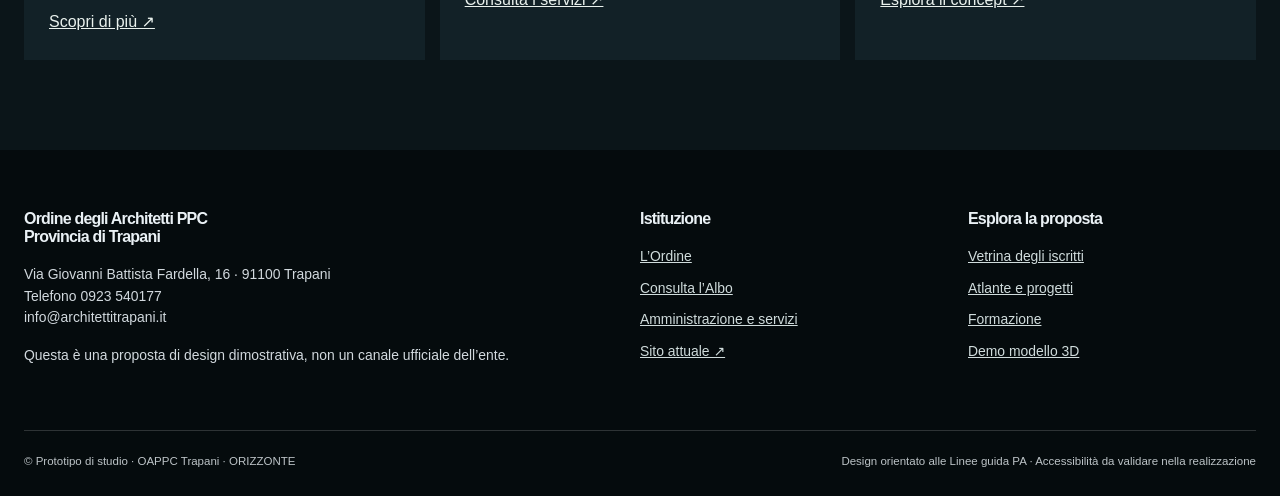
<file: DEMO_03_ORIZZONTE.html>
<!doctype html><html lang="it"><head><meta charset="utf-8"><meta name="viewport" content="width=device-width,initial-scale=1"><meta name="theme-color" content="#0b1519"><meta name="description" content="Prototipo ORIZZONTE — Ordine degli Architetti PPC Provincia di Trapani"><title>Proposta 03 · ORIZZONTE · OAPPC Trapani</title><style>:root{color-scheme:light;--bg:#f7f7f3;--paper:#fff;--ink:#1b282f;--muted:#52616c;--brand:#164a67;--accent:#d2aa67;--line:#d8dfdf;--radius:16px;--max:1240px;--sans:Arial,Helvetica,system-ui,sans-serif;--serif:Georgia,'Times New Roman',serif;--shadow:0 17px 50px #12283313}*{box-sizing:border-box}html{scroll-behavior:smooth}body{margin:0;background:var(--bg);color:var(--ink);font:16px/1.55 var(--sans);-webkit-font-smoothing:antialiased}img,svg,canvas{display:block;max-width:100%}a{color:inherit}button,input,select{font:inherit}button{cursor:pointer}button:focus-visible,a:focus-visible,input:focus-visible,select:focus-visible{outline:3px solid #efba41;outline-offset:3px}a:hover{text-decoration-thickness:2px}p{margin:0 0 1.15em}h1,h2,h3,h4{line-height:1.12;margin:0 0 18px;letter-spacing:-.035em}h1{font-size:clamp(3rem,6vw,6.7rem)}h2{font-size:clamp(2rem,3.8vw,3.6rem)}h3{font-size:clamp(1.22rem,1.5vw,1.55rem)}small,.small{font-size:.82rem}label{font-weight:700}.wrap{width:min(calc(100% - 48px),var(--max));margin-inline:auto}.skip{position:absolute;left:12px;top:-100px;background:white;color:#000;padding:10px;z-index:1000}.skip:focus{top:10px}.topline{padding:8px 0;font-size:.72rem;letter-spacing:.035em;background:var(--brand);color:#fff}.topline .wrap{display:flex;gap:10px;justify-content:space-between;align-items:center}.topline a{text-underline-offset:3px}.header{position:sticky;top:0;z-index:50;background:var(--paper);border-bottom:1px solid var(--line)}.headrow{min-height:86px;display:flex;align-items:center;justify-content:space-between;gap:24px}.identity{display:flex;align-items:center;gap:12px;text-decoration:none;min-width:0}.identity-mark{width:52px;height:52px;display:grid;place-items:center;flex:none;border:2px solid currentColor;font-size:1.8rem;line-height:1;font-family:var(--serif);letter-spacing:-.14em}.identity-text{display:flex;flex-direction:column;font-size:.74rem;line-height:1.4;max-width:300px}.identity-text strong{font-size:.93rem;line-height:1.18;letter-spacing:-.025em}.nav{display:flex;align-items:center;gap:20px}.nav a{font-size:.86rem;text-decoration:none;font-weight:700;white-space:nowrap;padding:14px 1px;border-bottom:2px solid transparent}.nav a:hover,.nav a.active{color:var(--brand);border-bottom-color:var(--brand)}.nav .nav-cta{border-radius:100px;border:1px solid var(--line);padding:10px 16px}.menu-btn{display:none;border:1px solid var(--line);background:transparent;color:inherit;border-radius:7px;padding:10px 14px}.demo-banner{display:flex;align-items:center;gap:10px;padding:10px 0;color:var(--muted);font-size:.78rem;line-height:1.4}.demo-dot{background:var(--accent);height:7px;width:7px;border-radius:50%;flex:none}.eyebrow,.kicker{font-size:.76rem;font-weight:800;letter-spacing:.18em;text-transform:uppercase}.kicker{color:var(--brand)}.hero{position:relative;overflow:hidden}.hero-inner{display:grid;grid-template-columns:1fr 1fr;min-height:650px;align-items:stretch}.hero-copy{padding:98px 6vw 72px 0;display:flex;flex-direction:column;justify-content:center;align-items:flex-start;position:relative;z-index:2}.hero h1 em{font-weight:normal;font-family:var(--serif)}.hero-lead{font-size:clamp(1.06rem,1.55vw,1.32rem);max-width:620px;color:var(--muted);line-height:1.55}.hero-visual{position:relative;min-height:560px;overflow:hidden}.hero-visual .visual-frame,.cover-photo{position:absolute;inset:0;background-size:cover;background-position:center}.img-palazzo{background-image:linear-gradient(0deg,#10232f63,transparent 70%),url('[data-uri]')}.img-corte{background-image:url('[data-uri]')}.img-saline{background-image:url('[data-uri]')}.img-studio{background-image:url('[data-uri]')}.hero-picture-label{position:absolute;left:24px;bottom:22px;background:#fffedbdb;color:#233235;padding:12px 15px;line-height:1.25;font-size:.8rem;backdrop-filter:blur(8px)}.actions{display:flex;gap:11px;flex-wrap:wrap;align-items:center;margin-top:28px}.btn{display:inline-flex;gap:12px;align-items:center;justify-content:center;min-height:49px;padding:13px 22px;text-decoration:none;font-size:.88rem;font-weight:800;background:var(--brand);color:white;border:1px solid var(--brand);border-radius:var(--btn-radius,8px);transition:transform .2s,background .2s;line-height:1.3}.btn:hover{transform:translateY(-2px);filter:brightness(1.06)}.btn.secondary{background:transparent;color:var(--ink);border-color:var(--line)}.btn.ghost{background:transparent;border-color:currentColor;color:inherit}.btn.small{padding:10px 14px;min-height:40px;font-size:.79rem}.arrow{font-size:1.3em;line-height:.7}.pill{border-radius:99px;background:var(--pill-bg,#eaf2f5);padding:7px 12px;font-size:.75rem;font-weight:800;display:inline-block}.section{padding:90px 0}.section-tight{padding:54px 0}.section-head{display:flex;justify-content:space-between;align-items:flex-end;gap:32px;margin-bottom:35px}.section-head p{color:var(--muted);max-width:530px}.section-head h2{max-width:680px}.tiles{display:grid;grid-template-columns:repeat(4,1fr);gap:14px}.tile{display:flex;flex-direction:column;justify-content:space-between;gap:25px;min-height:236px;padding:24px;border:1px solid var(--line);text-decoration:none;background:var(--paper);transition:transform .2s,box-shadow .2s}.tile:hover,.work-card:hover,.person-card:hover{transform:translateY(-4px);box-shadow:var(--shadow)}.tile-icon{font-size:2.3rem;font-weight:300;line-height:1;color:var(--brand)}.tile h3{margin:0 0 7px}.tile p{color:var(--muted);font-size:.86rem;margin:0}.tile .bottom{display:flex;justify-content:space-between;align-items:flex-end}.grid-3{display:grid;grid-template-columns:repeat(3,1fr);gap:20px}.grid-2{display:grid;grid-template-columns:repeat(2,1fr);gap:24px}.work-card,.person-card{background:var(--paper);overflow:hidden;text-decoration:none;display:block;border:1px solid var(--line);transition:transform .2s,box-shadow .2s}.work-img{height:260px;position:relative;background-size:cover;background-position:center;overflow:hidden}.work-img span{position:absolute;bottom:15px;left:15px;background:#ffffffdc;color:#19252c;padding:7px 10px;font-size:.71rem;font-weight:800}.work-body{padding:22px}.work-body h3{margin-bottom:5px}.work-body p{color:var(--muted);font-size:.88rem;margin:0}.split-band{background:var(--brand);color:white;overflow:hidden}.split-band-inner{display:grid;grid-template-columns:1fr 1fr;align-items:center;min-height:420px}.split-band-copy{padding:60px 7vw 60px 0}.split-band-copy p{opacity:.8;max-width:520px}.split-band .btn{background:white;color:#152a33;border-color:white}.split-band-visual{align-self:stretch;background-image:url('[data-uri]');background-size:cover;background-position:center}.mini-news{display:grid;grid-template-columns:repeat(3,1fr);gap:15px}.news-item{padding:25px;border-top:3px solid var(--brand);background:var(--paper);display:flex;flex-direction:column;gap:9px}.news-item span{font-size:.73rem;color:var(--muted)}.news-item h3{font-size:1.25rem}.news-item p{font-size:.9rem;color:var(--muted)}.footer{background:#152734;color:#eaf1f5;padding:60px 0 25px}.footer-grid{display:grid;grid-template-columns:2fr 1fr 1fr;gap:40px}.footer h3{font-size:1rem}.footer p,.footer a{font-size:.87rem;color:#d2d9de}.footer a{display:block;margin-bottom:10px}.footer-bottom{border-top:1px solid #ffffff35;padding-top:22px;margin-top:48px;display:flex;justify-content:space-between;gap:20px;font-size:.72rem;opacity:.8}.internal-head{padding:85px 0 65px;background:var(--intro-bg,#e9ece9);border-bottom:1px solid var(--line)}.internal-head h1{font-size:clamp(2.9rem,5vw,5.5rem);max-width:900px}.internal-head .sublead{font-size:1.15rem;max-width:760px;color:var(--muted)}.crumbs{display:flex;gap:8px;flex-wrap:wrap;margin-bottom:34px;font-size:.82rem;color:var(--muted)}.crumbs a{text-underline-offset:3px}.page-section{padding:70px 0 100px}.page-layout{display:grid;grid-template-columns:minmax(0,1fr) 285px;gap:50px;align-items:start}.aside-box{border:1px solid var(--line);padding:25px;background:var(--paper);position:sticky;top:135px}.aside-box h3{font-size:1.1rem}.aside-box p{font-size:.9rem;color:var(--muted)}.aside-box a:not(.btn){display:block;color:var(--brand);font-weight:700;font-size:.85rem;margin-top:11px}.text-content{max-width:780px}.text-content h2{font-size:2rem;margin:35px 0 14px}.text-content p{color:var(--muted)}.search-panel{background:var(--paper);border:1px solid var(--line);padding:24px;display:flex;flex-wrap:wrap;gap:18px;align-items:end;margin-bottom:26px}.search-field{flex:1;min-width:240px}.search-field label{display:block;margin-bottom:7px;font-size:.77rem}.search-field input,.search-field select{display:block;width:100%;height:49px;padding:12px 14px;color:var(--ink);background:var(--bg);border:1px solid var(--line);border-radius:6px}.chiprow{display:flex;flex-wrap:wrap;gap:9px;margin-bottom:25px}.chip{padding:9px 15px;border-radius:100px;background:var(--paper);border:1px solid var(--line);color:var(--ink);font-size:.82rem}.chip[aria-pressed=true]{background:var(--brand);color:#fff;border-color:var(--brand)}.person-card{padding:22px;min-height:260px;display:flex;flex-direction:column;justify-content:space-between;gap:20px}.avatar{width:75px;height:75px;border-radius:50%;display:grid;place-items:center;background:var(--avatar-bg,#e9e7dc);font:2rem var(--serif);border:1px solid var(--line)}.person-card p{font-size:.86rem;color:var(--muted)}.person-card .tag{color:var(--brand);font-size:.72rem;font-weight:800}.result-count{color:var(--muted);font-size:.85rem}.profile-top{display:flex;gap:26px;align-items:center;margin-bottom:35px}.profile-top .avatar{width:130px;height:130px;font-size:3rem}.highlight-list{display:grid;grid-template-columns:repeat(3,1fr);gap:12px;margin:34px 0}.highlight-list>div{background:var(--paper);border:1px solid var(--line);padding:23px}.highlight-list strong{font-size:1.32rem;display:block}.highlight-list span{font-size:.78rem;color:var(--muted)}.detail-image{min-height:430px;background-size:cover;background-position:center}.stats-grid{display:grid;grid-template-columns:repeat(3,1fr);gap:14px;margin:34px 0}.stat{padding:22px;border-left:2px solid var(--brand);background:var(--paper)}.stat strong{display:block;font-size:1.3rem}.stat span{font-size:.78rem;color:var(--muted)}.link-list{display:grid;gap:12px}.link-list a{padding:20px 24px;display:flex;justify-content:space-between;gap:24px;background:var(--paper);border:1px solid var(--line);text-decoration:none;font-weight:700}.link-list a:hover{border-color:var(--brand)}.accordion{border-bottom:1px solid var(--line);padding:18px 0}.accordion summary{cursor:pointer;font-weight:800}.accordion p{margin:12px 0;color:var(--muted)}.callout{padding:22px 25px;border-left:4px solid var(--brand);background:var(--paper);margin:30px 0}.callout p{margin:6px 0 0;color:var(--muted)}.viewer-wrap{position:relative;background:var(--viewer-bg,#14232b);color:white;min-height:440px;overflow:hidden;border-radius:var(--viewer-radius,6px)}canvas.viewer{width:100%;height:480px;touch-action:none;cursor:grab}.viewer-hud{position:absolute;top:18px;left:20px;pointer-events:none;font:700 .69rem var(--sans);letter-spacing:.11em;color:#cae8e4}.viewer-hud small{display:block;color:#a2b9b9;font-size:.7rem;letter-spacing:0;font-weight:400;margin-top:6px}.viewer-tools{position:absolute;right:14px;bottom:17px;display:flex;gap:7px;flex-wrap:wrap;justify-content:flex-end}.viewer-tools button{border:1px solid #ffffff55;background:#0a2429cc;color:white;padding:9px 12px;font-size:.78rem}.viewer-tools button[aria-pressed=true]{background:#b9f05e;color:#11222c;border-color:#b9f05e}.pager-note{font-size:.73rem;color:var(--muted);padding:16px 0}.input-note{font-size:.77rem;color:var(--muted)}.filters{margin-bottom:15px}.sr-only{position:absolute;width:1px;height:1px;margin:-1px;padding:0;overflow:hidden;clip:rect(0,0,0,0);white-space:nowrap;border:0}.not-found{text-align:center;padding:50px 20px;border:1px dashed var(--line)}.feature-strip{display:flex;gap:25px;justify-content:space-between;padding:28px 0;border-bottom:1px solid var(--line);font-size:.82rem;color:var(--muted)}.feature-strip strong{color:var(--ink)}.footnote{color:var(--muted);font-size:.8rem;margin-top:20px}
/* Theme 1 — CIVICA */
body.theme-1{--bg:#f5f8f9;--paper:#fff;--ink:#162c39;--muted:#556b78;--brand:#185777;--accent:#e0a951;--line:#d8e2e7;--intro-bg:#eaf1f4;--pill-bg:#ddecf2;--btn-radius:6px}body.theme-1 .hero{background:#e9f1f4}body.theme-1 .hero-copy{padding-top:72px}body.theme-1 .hero h1{font-weight:780;letter-spacing:-.055em}body.theme-1 .hero h1 em{font-family:var(--sans);font-style:normal;color:var(--brand)}body.theme-1 .hero-visual{margin:40px 0 40px 10px;box-shadow:15px 15px 0 #d1e0e6}body.theme-1 .topline{background:#103e59}body.theme-1 .identity-mark{color:#185777}body.theme-1 .work-img{height:215px}body.theme-1 .footer{background:#173a50}body.theme-1 .highlight-list strong{color:var(--brand)}
/* Theme 2 — ARCHIVIO */
body.theme-2{--bg:#f3eee4;--paper:#faf8f3;--ink:#292722;--muted:#666159;--brand:#915a35;--accent:#d3a16a;--line:#d6cdbf;--intro-bg:#e6dbce;--pill-bg:#eaddcb;--btn-radius:0}body.theme-2 h1,body.theme-2 h2,body.theme-2 h3{font-family:var(--serif);font-weight:400;letter-spacing:-.046em}body.theme-2 .topline{background:#292722}body.theme-2 .header{background:#f6f2eacc}body.theme-2 .headrow{min-height:94px}body.theme-2 .identity-mark{font-family:var(--serif);font-style:italic;border-width:1px}body.theme-2 .hero{background:#2f332e;color:white;min-height:705px}body.theme-2 .hero-inner{display:block;min-height:705px;position:relative}body.theme-2 .hero-visual{position:absolute;inset:0;min-height:0}body.theme-2 .hero-visual .visual-frame{filter:brightness(.6) sepia(.15);background-position:center 42%;background-image:linear-gradient(90deg,#141b1be3,#1d231d11 90%),url('[data-uri]')}body.theme-2 .hero-picture-label{bottom:28px;right:35px;left:auto;background:transparent;color:#fff8f1;border-top:1px solid #ffffff70;padding:12px 0}body.theme-2 .hero-copy{position:relative;z-index:2;min-height:705px;max-width:950px;padding:115px 0 115px 0;justify-content:center}body.theme-2 .hero h1{font-size:clamp(4rem,8vw,8rem);font-weight:400;letter-spacing:-.075em}body.theme-2 .hero h1 em{color:#f2cda5}body.theme-2 .hero-lead{color:#f6eee2;max-width:560px}body.theme-2 .hero .kicker{color:#f3be8a}body.theme-2 .hero .btn{background:#f2ece0;color:#2d271f;border-color:#f2ece0}body.theme-2 .hero .btn.secondary{background:transparent;color:white;border-color:#ffffffa0}body.theme-2 .section{padding:105px 0}body.theme-2 .tile{border-top:2px solid #b37a50;background:transparent;min-height:205px}body.theme-2 .tile:hover{background:#fffaf2}body.theme-2 .work-img{height:330px}body.theme-2 .work-card{border:0;background:transparent}body.theme-2 .work-body{padding:19px 0 5px}body.theme-2 .split-band{background:#362f28}body.theme-2 .news-item{border-top:1px solid var(--brand);background:transparent;padding:25px 5px}body.theme-2 .footer{background:#292722}body.theme-2 .internal-head{background:#e3d7c6}body.theme-2 .internal-head h1{font-size:clamp(3.8rem,6.9vw,7.8rem)}body.theme-2 .work-card:hover,body.theme-2 .person-card:hover{box-shadow:none;opacity:.85}
/* Theme 3 — ORIZZONTE */
body.theme-3{color-scheme:dark;--bg:#0b1519;--paper:#122127;--ink:#e9f1ed;--muted:#9cabad;--brand:#b6e978;--accent:#97d9d1;--line:#2b4045;--intro-bg:#102126;--pill-bg:#223e36;--btn-radius:2px;--viewer-bg:#061014}body.theme-3 .topline{background:#102126;color:#b6e978}body.theme-3 .header{background:#091317eb;border-color:#2b4045;backdrop-filter:blur(18px)}body.theme-3 .identity-mark{color:var(--brand)}body.theme-3 .nav a:hover,body.theme-3 .nav a.active{color:var(--brand)}body.theme-3 .demo-banner{color:#b9c3c2}body.theme-3 .hero{background:radial-gradient(circle at 74% 30%,#183b37 0%,transparent 45%),#0b1519;color:#e9f1ed}body.theme-3 .hero-inner{grid-template-columns:.9fr 1.1fr;min-height:690px}body.theme-3 .hero-copy{padding-top:95px;padding-bottom:90px}body.theme-3 h1,body.theme-3 h2,body.theme-3 h3{letter-spacing:-.05em}body.theme-3 .hero h1{font-weight:700;font-size:clamp(3.5rem,6.7vw,7.4rem)}body.theme-3 .hero h1 em{font:inherit;font-style:normal;color:var(--brand)}body.theme-3 .kicker{color:var(--brand)}body.theme-3 .hero-visual{display:grid;place-items:center;overflow:visible}body.theme-3 .hero-visual .visual-frame{background:none}body.theme-3 .hero-visual .viewer-wrap{width:calc(100% + 30px);min-height:530px;background:transparent}body.theme-3 .hero-visual canvas.viewer{height:560px}body.theme-3 .hero-picture-label{background:#102b2a;color:#b6e978;left:20px;bottom:35px}body.theme-3 .btn{background:var(--brand);color:#081411;border-color:var(--brand)}body.theme-3 .btn.secondary{color:var(--ink);background:transparent;border-color:#58766a}body.theme-3 .tile{background:#102127;border:1px solid #325047}body.theme-3 .tile-icon{color:var(--brand)}body.theme-3 .tile:hover{background:#1a302c}body.theme-3 .work-card{border-color:var(--line)}body.theme-3 .split-band{background:#13302b}body.theme-3 .split-band .btn{background:#b6e978;color:#0b1714;border-color:#b6e978}body.theme-3 .news-item{border-top-color:#b6e978}body.theme-3 .footer{background:#050b0d}body.theme-3 .stat{border-left-color:var(--brand)}body.theme-3 .internal-head h1{letter-spacing:-.08em}body.theme-3 .hero-lead{color:#b4c2c0}body.theme-3 .work-img{filter:saturate(.7)}body.theme-3 .footer a{color:#d0dcdc}
@media(max-width:1080px){.headrow{min-height:76px}.nav{gap:12px}.nav a{font-size:.74rem}.identity-text strong{font-size:.83rem}.tiles{grid-template-columns:repeat(2,1fr)}.hero-copy{padding-right:3vw}body.theme-3 .hero-inner{grid-template-columns:1fr 1fr}}
@media(max-width:800px){.wrap{width:min(calc(100% - 32px),var(--max))}.menu-btn{display:inline-flex}.headrow{min-height:72px}.identity-mark{width:43px;height:43px;font-size:1.4rem}.identity-text{font-size:.64rem;max-width:230px}.identity-text strong{font-size:.78rem}.nav{display:none;position:absolute;top:100%;left:0;right:0;flex-direction:column;align-items:stretch;gap:0;background:var(--paper);padding:13px 17px 20px;border-bottom:1px solid var(--line);box-shadow:0 20px 30px #0002}.nav.is-open{display:flex}.nav a{padding:13px 12px;font-size:.9rem}.hero-inner,body.theme-3 .hero-inner{display:flex;flex-direction:column}.hero-copy{padding:60px 0 40px}.hero h1{font-size:clamp(3.2rem,9vw,5.6rem)}.hero-visual{min-height:350px}.hero-inner{min-height:0}.hero-visual .visual-frame{inset:0}.hero-picture-label{bottom:12px;left:12px}.section{padding:62px 0}body.theme-2 .section{padding:68px 0}.section-head{display:block}.section-head .btn{margin-top:14px}.grid-3{grid-template-columns:1fr 1fr}.grid-2{grid-template-columns:1fr}.mini-news{grid-template-columns:1fr}.split-band-inner{grid-template-columns:1fr}.split-band-copy{padding:55px 0}.split-band-visual{height:280px}.page-layout{grid-template-columns:1fr}.aside-box{position:static}.footer-grid{grid-template-columns:1fr 1fr}.footer-grid>div:first-child{grid-column:1/-1}.feature-strip{flex-wrap:wrap}body.theme-1 .hero-visual{margin:0 0 25px}body.theme-2 .hero{min-height:650px}body.theme-2 .hero-inner{min-height:650px}body.theme-2 .hero-copy{min-height:650px;padding:100px 0 92px}body.theme-2 .hero-visual{min-height:0}body.theme-3 .hero-visual .viewer-wrap{width:100%;min-height:330px}body.theme-3 .hero-visual canvas.viewer{height:365px}body.theme-3 .hero-visual{min-height:335px}.viewer-wrap{min-height:340px}canvas.viewer{height:360px}}
@media(max-width:520px){.topline .wrap{font-size:.62rem}.topline .wrap span:nth-child(2){display:none}.hero-copy{padding-top:46px}.hero h1{font-size:3rem}.hero-lead{font-size:1rem}.actions{align-items:stretch}.actions .btn{width:100%}.tiles,.grid-3{grid-template-columns:1fr}.tile{min-height:195px}.work-img{height:225px!important}.section-head h2{font-size:2.25rem}.section{padding:50px 0}.internal-head{padding:50px 0 45px}.internal-head h1{font-size:2.65rem!important}.page-section{padding:42px 0 65px}.footer-grid{grid-template-columns:1fr}.footer-grid>div:first-child{grid-column:auto}.footer-bottom{flex-direction:column}.stats-grid,.highlight-list{grid-template-columns:1fr}.profile-top{align-items:flex-start}.profile-top .avatar{width:82px;height:82px;font-size:2rem}.search-panel{padding:15px}.identity-text{max-width:200px}.hero-picture-label{font-size:.68rem}.viewer-tools{left:12px;right:12px;bottom:10px}.viewer-tools button{padding:7px 9px}.viewer-hud{left:13px;top:13px}body.theme-2 .hero h1{font-size:clamp(3.15rem,13vw,4.5rem)}body.theme-2 .hero-picture-label{right:20px}body.theme-3 .hero h1{font-size:clamp(3.2rem,12vw,5rem)}}
@media(prefers-reduced-motion:reduce){*,*:before,*:after{scroll-behavior:auto!important;transition:none!important;animation:none!important}}
</style></head><body class="theme-3" data-theme="3"><div id="app"></div><script>(()=>{
'use strict';
const theme=Number(document.body.dataset.theme||1);
const titles={1:'CIVICA',2:'ARCHIVIO',3:'ORIZZONTE'};
const subtitle={1:'Il riferimento digitale per la professione',2:'L’architettura come bene comune',3:'L’architettura si esplora'};
const routes=[['home','Home'],['albo','Albo e iscritti'],['atlante','Progetti e territorio'],['formazione','Formazione'],['servizi','Servizi'],['ordine','L’Ordine']];
const projects=[
 {title:'Palazzo Senatorio',place:'Trapani · patrimonio storico',desc:'Una scheda di esempio dedicata alla lettura dell’architettura storica del territorio.',type:'Patrimonio',img:'img-palazzo',id:'progetto'},
 {title:'La corte mediterranea',place:'Concept dimostrativo',desc:'Spazio domestico, ombra, vegetazione e rapporto con il clima.',type:'Residenziale',img:'img-corte',id:'progetto'},
 {title:'Paesaggio delle saline',place:'Trapani · atlante territoriale',desc:'Paesaggio produttivo, acqua, orizzonte e memoria del luogo.',type:'Paesaggio',img:'img-saline',id:'progetto'}
];
const people=[
 {title:'Studio dimostrativo A',loc:'Trapani',type:'Restauro',txt:'Recupero del patrimonio costruito e conservazione.',tag:'Profilo di esempio',mon:'A'},
 {title:'Laboratorio urbano B',loc:'Marsala',type:'Urbanistica',txt:'Pianificazione sostenibile e spazio pubblico.',tag:'Profilo di esempio',mon:'B'},
 {title:'Atelier paesaggio C',loc:'Alcamo',type:'Paesaggio',txt:'Paesaggio mediterraneo e progetti ambientali.',tag:'Profilo di esempio',mon:'C'},
 {title:'Studio dimostrativo D',loc:'Mazara del Vallo',type:'Residenziale',txt:'Architettura contemporanea e rigenerazione.',tag:'Profilo di esempio',mon:'D'},
 {title:'Laboratorio progetto E',loc:'Castellammare del Golfo',type:'BIM',txt:'Coordinamento e modellazione digitale BIM.',tag:'Profilo di esempio',mon:'E'},
 {title:'Studio dimostrativo F',loc:'Erice',type:'Restauro',txt:'Conservazione e rifunzionalizzazione.',tag:'Profilo di esempio',mon:'F'}
];
const services=[
 {icon:'▤',title:'Consulta l’Albo',desc:'Verifica l’iscrizione professionale attraverso i canali ufficiali.',url:'#albo'},
 {icon:'⌁',title:'Formazione e CFP',desc:'Calendario, iniziative formative e informazioni sui crediti.',url:'#formazione'},
 {icon:'↗',title:'Modulistica',desc:'Domande, dichiarazioni, documenti e procedure.',url:'#servizi'},
 {icon:'◎',title:'Trova un professionista',desc:'Scopri competenze, progetti e studi aderenti alla vetrina.',url:'#professionisti'}
];
function nav(){return routes.map(([key,label])=>`<a data-route="${key}" href="#${key}">${label}</a>`).join('')+`<a class="nav-cta" href="#professionisti">Cerca un architetto ↗</a>`;}
function shell(){return `<a href="#main" class="skip">Salta al contenuto</a><div class="topline"><div class="wrap"><span>Ente pubblico non economico · Provincia di Trapani</span><span><a href="https://www.architettitrapani.it/" target="_blank" rel="noopener noreferrer">Sito ufficiale attuale ↗</a></span></div></div><header class="header"><div class="wrap headrow"><a class="identity" href="#home" aria-label="Ordine Architetti Trapani, torna alla home"><span class="identity-mark" aria-hidden="true">A<span style="font-size:.5em;vertical-align:bottom">/</span></span><span class="identity-text"><strong>Ordine degli Architetti PPC</strong>Provincia di Trapani · Proposta ${theme.toString().padStart(2,'0')}</span></a><button class="menu-btn" id="menu-btn" aria-controls="primary-nav" aria-expanded="false">☰ Menu</button><nav class="nav" aria-label="Navigazione principale" id="primary-nav">${nav()}</nav></div></header><div class="wrap demo-banner"><span class="demo-dot"></span><span>PROTOTIPO ${titles[theme]} · Contenuti e profili illustrativi, non un sito istituzionale in esercizio.</span></div><main id="main" tabindex="-1"></main><footer class="footer"><div class="wrap"><div class="footer-grid"><div><h3>Ordine degli Architetti PPC<br>Provincia di Trapani</h3><p>Via Giovanni Battista Fardella, 16 · 91100 Trapani<br>Telefono 0923 540177<br>info@architettitrapani.it</p><p>Questa è una proposta di design dimostrativa, non un canale ufficiale dell’ente.</p></div><div><h3>Istituzione</h3><a href="#ordine">L’Ordine</a><a href="#albo">Consulta l’Albo</a><a href="#servizi">Amministrazione e servizi</a><a href="https://www.architettitrapani.it/" target="_blank" rel="noopener noreferrer">Sito attuale ↗</a></div><div><h3>Esplora la proposta</h3><a href="#professionisti">Vetrina degli iscritti</a><a href="#atlante">Atlante e progetti</a><a href="#formazione">Formazione</a><a href="#progetto">Demo modello 3D</a></div></div><div class="footer-bottom"><span>© Prototipo di studio · OAPPC Trapani · ${titles[theme]}</span><span>Design orientato alle Linee guida PA · Accessibilità da validare nella realizzazione</span></div></div></footer>`;}
function workCard(p){return `<a class="work-card" href="#${p.id}"><div class="work-img ${p.img}"><span>${p.type}</span></div><div class="work-body"><h3>${p.title} <span class="arrow" aria-hidden="true">↗</span></h3><p>${p.place}</p></div></a>`;}
function personCard(p){return `<a class="person-card" href="#profilo"><div><div class="avatar" aria-hidden="true">${p.mon}</div><p class="tag" style="margin-top:16px">${p.tag}</p><h3>${p.title}</h3><p>${p.loc} · ${p.type}</p><p>${p.txt}</p></div><span style="font-size:.84rem;font-weight:800;color:var(--brand)">Apri la scheda ↗</span></a>`;}
function titleArea(crumb,title,lead,kicker='SERVIZI DIGITALI'){return `<div class="internal-head"><div class="wrap"><nav class="crumbs" aria-label="Percorso"><a href="#home">Home</a><span>›</span><span>${crumb}</span></nav><div class="kicker">${kicker}</div><h1>${title}</h1><p class="sublead">${lead}</p></div></div>`;}
function introCards(){return `<div class="tiles">${services.map(x=>`<a href="${x.url}" class="tile"><span class="tile-icon" aria-hidden="true">${x.icon}</span><div class="bottom"><div><h3>${x.title}</h3><p>${x.desc}</p></div><span class="arrow" aria-hidden="true">↗</span></div></a>`).join('')}</div>`;}
function hero3d(){return `<div class="viewer-wrap" role="group" aria-label="Anteprima interattiva di un modello architettonico tridimensionale"><canvas class="viewer" id="hero-viewer" aria-label="Modello 3D dimostrativo di un edificio mediterraneo. Manipola con mouse o tocco.">Il tuo browser non supporta il visualizzatore. La descrizione del modello è disponibile nel testo.</canvas><div class="viewer-hud">OAPPC / LAB 03<small>MODELLO CONCETTUALE · GLB / BIM READY</small></div><div class="viewer-tools"><button type="button" data-vaction="reset" data-viewer="hero-viewer">Vista iniziale</button><button type="button" data-vaction="rotate" data-viewer="hero-viewer" aria-pressed="true">Rotazione ↻</button></div></div>`;}
function hero(){
 let s=theme===1?{e:'PORTALE PUBBLICO, NUOVE PROSPETTIVE',h:'Il punto di incontro tra <em>architettura e comunità.</em>',p:'Servizi chiari per gli iscritti. Informazioni affidabili per i cittadini. Progetti e cultura dell’architettura accessibili a tutti.'}:theme===2?{e:'TRAPANI / ARCHITETTURE / PERSONE',h:'Dare forma al <em>territorio.</em>',p:'Le storie, le competenze e i luoghi che costruiscono il paesaggio architettonico della nostra provincia.'}:{e:'ORDINE DEGLI ARCHITETTI / FUTURE PLATFORM',h:'Progettare.<br><em>Esplorare.</em><br>Connettere.',p:'Una nuova dimensione digitale per professionisti e territorio. Dal progetto CAD al modello 3D, dal patrimonio alla realtà immersiva.'};
 return `<section class="hero"><div class="wrap hero-inner"><div class="hero-copy"><div class="kicker">${s.e}</div><h1>${s.h}</h1><p class="hero-lead">${s.p}</p><div class="actions"><a class="btn" href="#servizi">Scopri i servizi <span class="arrow">↗</span></a><a class="btn secondary" href="#atlante">Esplora i progetti <span class="arrow">↗</span></a></div></div><div class="hero-visual">${theme===3?hero3d():`<div class="visual-frame img-palazzo" role="img" aria-label="Illustrazione interpretativa del Palazzo Senatorio di Trapani"></div><div class="hero-picture-label">01 / Trapani<br><strong>Palazzo Senatorio · interpretazione grafica</strong></div>`}</div></div></section>`;
}
function home(){return hero()+`<div class="wrap feature-strip"><span><strong>01</strong> Servizi e istituzione</span><span><strong>02</strong> Professionisti e opportunità</span><span><strong>03</strong> Atlante dell’architettura</span><span><strong>04</strong> 3D / BIM / 360°</span></div><section class="section"><div class="wrap"><div class="section-head"><div><div class="kicker">ACCESSO RAPIDO</div><h2>Tutto quello che serve, subito.</h2><p>Un unico punto d’accesso pensato per bisogni concreti, non per organizzazione interna degli uffici.</p></div></div>${introCards()}</div></section><section class="section" style="background:var(--paper)"><div class="wrap"><div class="section-head"><div><div class="kicker">ARCHITETTURA E TERRITORIO</div><h2>Esplorare i luoghi. Comprendere i progetti.</h2><p>Un atlante in cui il patrimonio incontra gli strumenti di rappresentazione contemporanei.</p></div><a class="btn secondary" href="#atlante">Apri l’atlante ↗</a></div><div class="grid-3">${projects.map(workCard).join('')}</div></div></section><section class="split-band"><div class="wrap split-band-inner"><div class="split-band-copy"><div class="eyebrow">VETRINA PROFESSIONISTI</div><h2>Ogni professionista è una storia da raccontare.</h2><p>Una piattaforma di visibilità aperta agli iscritti, con profili su base volontaria, specializzazioni e portfolio verificabili.</p><a class="btn" href="#professionisti">Scopri gli studi aderenti ↗</a></div><div class="split-band-visual" role="img" aria-label="Illustrazione di uno studio di architettura"></div></div></section><section class="section"><div class="wrap"><div class="section-head"><div><div class="kicker">IN EVIDENZA</div><h2>Dall’Ordine, per la professione.</h2><p>Riuniamo comunicazioni, formazione, risorse tecniche e cultura professionale.</p></div><a href="#formazione" class="btn secondary">Formazione ↗</a></div><div class="mini-news"><article class="news-item"><span>FORMAZIONE · ESEMPIO DI CONTENUTO</span><h3>Aggiornamento professionale continuo</h3><p>Regolamenti, CFP e opportunità formative organizzati in un solo ambiente.</p><a href="#formazione">Scopri di più ↗</a></article><article class="news-item"><span>SERVIZI</span><h3>Informazioni chiare per ogni procedura</h3><p>Modulistica, guide e contatti con linguaggio semplice.</p><a href="#servizi">Consulta i servizi ↗</a></article><article class="news-item"><span>CULTURA DEL PROGETTO · CONCEPT</span><h3>Un archivio aperto dell’architettura</h3><p>Progetti, rappresentazioni digitali e racconti territoriali.</p><a href="#atlante">Esplora il concept ↗</a></article></div></div></section>`;}
function albo(){return titleArea('Albo professionale','L’Albo, semplice da consultare.','Il registro ufficiale e la vetrina professionale sono due strumenti diversi. Qui li presentiamo chiaramente.','ALBO PUBBLICO')+`<div class="wrap page-section"><div class="page-layout"><div><div class="callout"><strong>Fonte ufficiale di verifica</strong><p>L’iscrizione e il relativo stato si verificano attraverso l’Albo istituzionale e il registro nazionale. Questa demo non riproduce né altera dati reali.</p><p style="margin-top:15px"><a class="btn small" href="https://www.architettitrapani.it/" target="_blank" rel="noopener noreferrer">Vai al sito ufficiale ↗</a></p></div><h2>Due modi per orientarsi</h2><div class="grid-2"><a class="tile" href="#professionisti"><div class="tile-icon">◎</div><div><h3>Cerca studi e competenze</h3><p>Consulta i profili di esempio della vetrina facoltativa.</p></div><span>Esplora la vetrina ↗</span></a><a class="tile" href="#servizi"><div class="tile-icon">▤</div><div><h3>Iscrizione e variazioni</h3><p>Scopri come potrebbero essere organizzate procedure e modulistica.</p></div><span>Apri i servizi ↗</span></a></div><h2>Un Albo autorevole, non un catalogo commerciale</h2><p>La verifica dell’abilitazione professionale resta legata alla fonte istituzionale; i contenuti dei portfolio richiedono adesione, consenso o altra idonea base giuridica, licenze e un processo di approvazione.</p></div><aside class="aside-box"><h3>Percorsi consigliati</h3><p>Per cittadini, professionisti e pubbliche amministrazioni.</p><a href="#professionisti">Trova uno studio →</a><a href="#servizi">Moduli e procedure →</a><a href="#ordine">Come contattarci →</a></aside></div></div>`;}
function professionisti(){return titleArea('Professionisti','L’architettura ha molti volti.','Motore di ricerca dimostrativo per specializzazioni e territori. Nessun nominativo è presentato come iscritto reale.','VETRINA DEGLI ISCRITTI')+`<div class="wrap page-section"><div class="search-panel"><div class="search-field"><label for="person-search">Cerca studio, territorio o competenza</label><input id="person-search" type="search" placeholder="Es. restauro, Trapani, BIM" autocomplete="off"></div><div class="search-field" style="flex:.5"><label for="person-area">Ambito professionale</label><select id="person-area"><option value="">Tutti gli ambiti</option><option>Restauro</option><option>Urbanistica</option><option>Paesaggio</option><option>Residenziale</option><option>BIM</option></select></div></div><p class="result-count" id="person-count" role="status">6 profili dimostrativi</p><div class="grid-3" id="people-grid">${people.map(personCard).join('')}</div><div class="callout"><strong>Come funzionerà nel sito reale?</strong><p>Adesione volontaria, identificazione verificata, informazioni uniformi per tutti, portfolio e pubblicazione subordinata a una policy approvata dall’Ordine.</p></div></div>`;}
function profilo(){return titleArea('Profilo professionale','Studio dimostrativo A','Un esempio di come un professionista potrebbe presentare competenze, progetti e modalità di contatto, senza trasformare l’Albo in pubblicità.','SCHEDA PROFESSIONISTA · DEMO')+`<div class="wrap page-section"><div class="page-layout"><article><div class="profile-top"><div class="avatar" aria-hidden="true">A</div><div><span class="pill">Scheda dimostrativa · non è un iscritto reale</span><h2 style="margin:14px 0 4px">Studio dimostrativo A</h2><p>Trapani · Restauro, patrimonio e riuso</p></div></div><div class="detail-image img-studio" role="img" aria-label="Illustrazione di studio di architettura"></div><div class="highlight-list"><div><strong>Restauro</strong><span>Ambito di attività</span></div><div><strong>Trapani</strong><span>Territorio</span></div><div><strong>Portfolio</strong><span>Pubblicato su adesione</span></div></div><div class="text-content"><h2>Approccio progettuale</h2><p>Testo di esempio: lettura dei caratteri storici, riuso compatibile e dialogo fra patrimonio e intervento contemporaneo.</p><h2>Progetti selezionati</h2><p>Le schede potranno ospitare immagini, tavole, video, modelli 3D e schede tecniche con attribuzione di autori e crediti.</p></div><div class="grid-2">${projects.slice(0,2).map(workCard).join('')}</div></article><aside class="aside-box"><h3>Informazioni di contatto</h3><p>Questa è una scheda dimostrativa. Nessun recapito personale è stato inventato o pubblicato.</p><a href="#professionisti" class="btn small">Torna agli studi</a><p class="input-note" style="margin-top:18px">La verifica dell’iscrizione avverrà tramite collegamento al registro ufficiale.</p></aside></div></div>`;}
function atlante(){return titleArea('Atlante','Una geografia di idee e architetture.','Un archivio esplorabile per tipo di progetto, luogo e modalità di visualizzazione. 360°, 3D e BIM come strumenti di conoscenza.','ARCHITETTURA E TERRITORIO')+`<div class="wrap page-section"><div class="chiprow filters" role="group" aria-label="Filtra i progetti">${['Tutti','Patrimonio','Residenziale','Paesaggio'].map((x,i)=>`<button class="chip" data-filter-project="${x}" aria-pressed="${i===0}">${x}</button>`).join('')}</div><div class="grid-3" id="project-grid">${projects.map(workCard).join('')}</div><div class="callout"><strong>Il prossimo livello: la mappa dell’architettura</strong><p>Le schede potranno essere georeferenziate con Leaflet, collegate a percorsi urbani e integrabili con tour fotografici 360°, panorami e modelli di progetto. Le coordinate e le autorizzazioni vanno verificate prima della pubblicazione.</p></div></div>`;}
function modelViewer(){return `<div class="viewer-wrap" role="group" aria-label="Visualizzatore architettonico 3D dimostrativo"><canvas id="detail-viewer" class="viewer" aria-label="Edificio tridimensionale stilizzato; trascina per ruotare, usa i pulsanti per cambiare visualizzazione">Il tuo browser non supporta Canvas; modello descritto nella pagina.</canvas><div class="viewer-hud">MODEL VIEWER / CONCEPT 01<small>Vista orbitale · trascina con mouse o dito</small></div><div class="viewer-tools"><button type="button" data-viewer="detail-viewer" data-vaction="reset">Reset</button><button type="button" data-viewer="detail-viewer" data-vaction="zoom-in">+</button><button type="button" data-viewer="detail-viewer" data-vaction="zoom-out">−</button><button type="button" data-viewer="detail-viewer" data-vaction="roof" aria-pressed="true">Copertura</button><button type="button" data-viewer="detail-viewer" data-vaction="rotate" aria-pressed="true">Ruota ↻</button></div></div>`;}
function progetto(){return titleArea('Progetto / Viewer 3D','Dall’idea allo spazio.','Una scheda dimostrativa per raccontare un progetto architettonico con immagini, schede tecniche e un viewer 3D che puoi controllare.','LABORATORIO DIGITALE')+`<div class="wrap page-section"><div class="page-layout"><article><div class="kicker">01 / DEMO INTERATTIVA</div><h2>Esplora un modello volumetrico</h2><p style="color:var(--muted);max-width:720px">Questo è un modello procedurale creato per il prototipo, <strong>non</strong> un file SketchUp/CAD autentico. Mostra l’esperienza di navigazione che potremo applicare a GLB, SketchUp esportato e IFC/BIM.</p>${modelViewer()}<p class="pager-note">Funziona offline senza librerie esterne. Muovi il modello con mouse o touch; usa Reset, zoom e Copertura.</p><div class="stats-grid"><div class="stat"><strong>3D</strong><span>Vista orbitale</span></div><div class="stat"><strong>360°</strong><span>Visita fotografica (da integrare)</span></div><div class="stat"><strong>BIM</strong><span>IFC e proprietà (fase successiva)</span></div></div><h2>Il racconto del progetto</h2><div class="detail-image img-corte" role="img" aria-label="Interpretazione grafica di una corte mediterranea"></div><div class="text-content" style="padding-top:25px"><p>Concept di esempio di architettura mediterranea: spazi aperti, relazioni fra pieni e vuoti e materiali in dialogo con il paesaggio.</p><h2>Materiali che potremo pubblicare</h2><p>Fotografie e tour panoramici, tavole di progetto, rendering, relazioni descrittive e modelli digitali leggeri. Per i contenuti tecnici riservati serviranno controlli di accesso, autorizzazioni e protezione dei dati.</p></div></article><aside class="aside-box"><h3>Scheda progetto</h3><p><strong>Opera</strong><br>Modello concettuale dimostrativo</p><p><strong>Categoria</strong><br>Architettura / visualizzazione digitale</p><p><strong>Autore</strong><br>Non attribuito; demo</p><p><strong>Tecnologia</strong><br>Canvas 2D con proiezione 3D, nessun servizio esterno</p><a href="#atlante" class="btn small">Altri progetti ↗</a></aside></div></div>`;}
function formazione(){return titleArea('Formazione','Crescere nella professione.','Corsi, CFP, strumenti, iscrizioni e aggiornamenti: una dashboard orientata ai bisogni dei professionisti.','FORMAZIONE CONTINUA')+`<div class="wrap page-section"><div class="page-layout"><div><div class="callout"><strong>Fonte e aggiornamento dei crediti CFP</strong><p>Le regole e gli eventi reali devono essere sincronizzati con le fonti ufficiali. Le attività in questa pagina sono esempi di interfaccia, non corsi attualmente aperti.</p><a class="btn small" style="margin-top:16px" href="https://www.architettitrapani.it/professione/formazione-e-crediti/" target="_blank" rel="noopener noreferrer">Informazioni ufficiali ↗</a></div><h2>Calendario formativo · esempi</h2><div class="link-list"><a href="#evento"><span><small>EVENTO DIMOSTRATIVO · TIPOLOGIA SEMINARIO</small><br>Architettura accessibile e progettazione inclusiva</span><span>→</span></a><a href="#evento"><span><small>EVENTO DIMOSTRATIVO · TIPOLOGIA WORKSHOP</small><br>Dal CAD al BIM: gestione del modello informativo</span><span>→</span></a><a href="#evento"><span><small>EVENTO DIMOSTRATIVO · TIPOLOGIA LECTURE</small><br>Paesaggi produttivi del Mediterraneo</span><span>→</span></a></div><h2>Tre strumenti utili</h2><div class="grid-3"><div class="tile" style="min-height:175px"><h3>Calendario filtrabile</h3><p>Per settore, formato, CFP e periodo.</p></div><div class="tile" style="min-height:175px"><h3>La mia formazione</h3><p>Area riservata collegata ai sistemi autorizzati.</p></div><div class="tile" style="min-height:175px"><h3>FAQ normative</h3><p>Informazioni aggiornate, verificabili e versionate.</p></div></div></div><aside class="aside-box"><h3>Serve un’informazione?</h3><p>Consultazione dei documenti e percorsi per la segreteria.</p><a href="#servizi">Modulistica →</a><a href="#ordine">Contatti →</a></aside></div></div>`;}
function evento(){return titleArea('Evento formativo','Dal CAD al BIM.','Come potrebbe apparire una pagina di dettaglio formativo, dalla descrizione alla gestione dell’adesione.','EVENTO DIMOSTRATIVO · NON IN PROGRAMMA')+`<div class="wrap page-section"><div class="page-layout"><article><div class="detail-image img-studio" role="img" aria-label="Illustrazione di uno studio di progettazione"></div><h2 style="margin-top:38px">Un nuovo modo di costruire conoscenza</h2><p>Un percorso introduttivo dimostrativo dedicato ai modelli informativi digitali, alla collaborazione interdisciplinare e ai principali formati di interoperabilità.</p><h3>Argomenti trattati</h3><div class="link-list"><div class="tile" style="min-height:auto">Processo digitale di progetto e coordinamento</div><div class="tile" style="min-height:auto">Differenze fra CAD, modellazione 3D e BIM</div><div class="tile" style="min-height:auto">IFC, formati e visualizzatori nel browser</div></div></article><aside class="aside-box"><h3>Scheda attività</h3><p><strong>Stato</strong><br>Dimostrazione di interfaccia</p><p><strong>Data, sede e CFP</strong><br>Da definire e approvare</p><a href="#formazione" class="btn small">Torna al calendario ↗</a><p class="input-note" style="margin-top:15px">I pulsanti di iscrizione si attiveranno soltanto dopo l’integrazione del sistema ufficiale.</p></aside></div></div>`;}
function servizi(){return titleArea('Servizi','La semplicità è un servizio pubblico.','Una raccolta strutturata di procedure, moduli e informazioni per cittadini, professionisti e amministrazioni.','SPORTELLO DIGITALE')+`<div class="wrap page-section"><div class="grid-2"><div><h2>Per gli iscritti</h2><div class="link-list"><a href="#albo"><span>Iscrizione, variazioni e certificazioni</span><span>↗</span></a><a href="#formazione"><span>Formazione professionale</span><span>↗</span></a><a href="#ordine"><span>Contributi e pagamenti</span><span>↗</span></a><a href="#ordine"><span>Consulenza e supporto</span><span>↗</span></a></div></div><div><h2>Per i cittadini</h2><div class="link-list"><a href="#albo"><span>Verifica di iscrizione all’Albo</span><span>↗</span></a><a href="#professionisti"><span>Vetrina dei professionisti</span><span>↗</span></a><a href="#ordine"><span>Segnalazioni e contatti istituzionali</span><span>↗</span></a><a href="#atlante"><span>Atlante di architettura e paesaggio</span><span>↗</span></a></div></div></div><div class="section-head" style="margin-top:70px"><div><div class="kicker">DOMANDE FREQUENTI</div><h2>Risposte chiare e aggiornabili.</h2></div></div><details class="accordion"><summary>Come verifico l’iscrizione di un professionista?</summary><p>Attraverso il registro ufficiale e le indicazioni dell’Ordine. La vetrina creativa, invece, è facoltativa e non sostituisce l’Albo.</p></details><details class="accordion"><summary>Dove trovo moduli e procedure?</summary><p>Nel sito definitivo sarà presente un catalogo per argomento, con versioni, responsabili, documenti collegati e data di aggiornamento.</p></details><details class="accordion"><summary>I modelli 3D pubblicati sono scaricabili?</summary><p>Dipenderà dalla licenza indicata dal titolare dei diritti e dalle autorizzazioni per ogni singolo progetto. La sola visualizzazione non comporta diritto al download o al riutilizzo.</p></details><div class="callout"><strong>Nota progettuale</strong><p>Questa sezione mostrerà la gerarchia informativa; le procedure effettive, i pagamenti e l’autenticazione richiedono l’analisi dei gestionali e degli obblighi applicabili.</p></div></div>`;}
function ordine(){return titleArea('Istituzione','L’Ordine, vicino alle persone.','Funzioni pubbliche, servizi alla professione, tutela dei cittadini e promozione della qualità architettonica.','ISTITUZIONE')+`<div class="wrap page-section"><div class="page-layout"><article><div class="detail-image img-palazzo" role="img" aria-label="Interpretazione grafica di Palazzo Senatorio a Trapani"></div><h2 style="margin-top:40px">Il ruolo dell’Ordine</h2><p>Tra le funzioni istituzionali vi sono tutela della professione, tenuta dell’Albo, aggiornamento e formazione, pareri nei casi previsti, supporto agli iscritti e contributo al dibattito sull’architettura e sul territorio.</p><div class="grid-2" style="margin-top:30px"><div class="tile" style="min-height:180px"><h3>Amministrazione trasparente</h3><p>Documenti, atti, pubblicazioni e responsabilità secondo gli obblighi applicabili.</p><a href="https://www.architettitrapani.it/" target="_blank" rel="noopener noreferrer">Fonte ufficiale ↗</a></div><div class="tile" style="min-height:180px"><h3>Accedi ai servizi</h3><p>Sportello digitale, formazione, albo e modulistica.</p><a href="#servizi">Apri lo sportello ↗</a></div></div></article><aside class="aside-box"><h3>Contatti ufficiali</h3><p><strong>Sede</strong><br>Via G. B. Fardella, 16<br>91100 Trapani</p><p><strong>Telefono</strong><br>0923 540177</p><p><strong>Email</strong><br>info@architettitrapani.it</p><p><strong>PEC</strong><br>oappc.trapani@archiworldpec.it</p><a href="https://www.architettitrapani.it/ordine/" target="_blank" rel="noopener noreferrer">Pagina istituzionale ↗</a></aside></div></div>`;}
const pages={home,albo,professionisti,profilo,atlante,progetto,formazione,evento,servizi,ordine};
const root=document.getElementById('app');root.innerHTML=shell();
let instances=[];
function navigate(){const hash=location.hash.replace('#','');const key=(hash in pages)?hash:'home';instances.forEach(v=>v.destroy());instances=[];document.getElementById('main').innerHTML=pages[key]();document.querySelectorAll('[data-route]').forEach(x=>{const active=x.dataset.route===key||((key==='professionisti'||key==='profilo')&&x.dataset.route==='albo')||((key==='progetto')&&x.dataset.route==='atlante')||((key==='evento')&&x.dataset.route==='formazione');x.classList.toggle('active',active);if(active)x.setAttribute('aria-current','page');else x.removeAttribute('aria-current')});document.title=`${titles[theme]} · ${key==='home'?'Home':key} · Ordine Architetti Trapani`;const navEl=document.getElementById('primary-nav');navEl.classList.remove('is-open');document.getElementById('menu-btn').setAttribute('aria-expanded','false');setupFilters();document.querySelectorAll('canvas.viewer').forEach(canvas=>instances.push(new BuildingViewer(canvas)));window.scrollTo({top:0,behavior:'instant'});}
document.querySelector('.skip').addEventListener('click',e=>{e.preventDefault();document.getElementById('main').focus();});document.getElementById('menu-btn').addEventListener('click',e=>{const n=document.getElementById('primary-nav');let open=n.classList.toggle('is-open');e.currentTarget.setAttribute('aria-expanded',String(open));});window.addEventListener('hashchange',navigate);
function setupFilters(){const q=document.getElementById('person-search'),sel=document.getElementById('person-area');if(q&&sel){const run=()=>{const query=q.value.trim().toLocaleLowerCase('it'),type=sel.value;const filt=people.filter(p=>(`${p.title} ${p.loc} ${p.type} ${p.txt}`).toLocaleLowerCase('it').includes(query)&&(!type||p.type===type));document.getElementById('people-grid').innerHTML=filt.length?filt.map(personCard).join(''):'<div class="not-found">Nessun profilo corrisponde ai filtri. Prova a modificare la ricerca.</div>';document.getElementById('person-count').textContent=`${filt.length} profili dimostrativi`;};q.addEventListener('input',run);sel.addEventListener('change',run);}document.querySelectorAll('[data-filter-project]').forEach(btn=>btn.addEventListener('click',()=>{document.querySelectorAll('[data-filter-project]').forEach(b=>b.setAttribute('aria-pressed',String(b===btn)));const filter=btn.dataset.filterProject;document.getElementById('project-grid').innerHTML=projects.filter(p=>filter==='Tutti'||p.type===filter).map(workCard).join('');}));}
/* Small dependency-free pseudo-3D CAD preview: all coordinates are drawn client-side in Canvas. */
class BuildingViewer{
 constructor(canvas){this.canvas=canvas;this.ctx=canvas.getContext('2d');this.a=.54;this.b=-.27;this.zoom=1;this.roof=true;this.rotate=true;this.drag=false;this.last=null;this.running=true;this.redraw=this.draw.bind(this);this.animate=this.animate.bind(this);this.onDown=e=>{this.drag=true;this.rotate=false;this.last=[e.clientX,e.clientY];canvas.setPointerCapture(e.pointerId);this.updateButtons();};this.onMove=e=>{if(!this.drag)return;this.a+=(e.clientX-this.last[0])*.008;this.b=Math.max(-1.0,Math.min(.85,this.b+(e.clientY-this.last[1])*.007));this.last=[e.clientX,e.clientY];this.draw();};this.onUp=()=>{this.drag=false;};canvas.addEventListener('pointerdown',this.onDown);canvas.addEventListener('pointermove',this.onMove);canvas.addEventListener('pointerup',this.onUp);canvas.addEventListener('pointercancel',this.onUp);this.toolHandlers=[];document.querySelectorAll(`[data-viewer="${canvas.id}"]`).forEach(btn=>{let f=()=>{const a=btn.dataset.vaction;if(a==='reset'){this.a=.54;this.b=-.27;this.zoom=1;this.roof=true;this.rotate=true;}else if(a==='zoom-in')this.zoom=Math.min(2.5,this.zoom*1.16);else if(a==='zoom-out')this.zoom=Math.max(.55,this.zoom/1.16);else if(a==='roof')this.roof=!this.roof;else if(a==='rotate')this.rotate=!this.rotate;this.updateButtons();this.draw();};btn.addEventListener('click',f);this.toolHandlers.push([btn,f]);});this.ro=new ResizeObserver(()=>this.draw());this.ro.observe(canvas);this.updateButtons();this.draw();if(!matchMedia('(prefers-reduced-motion: reduce)').matches)requestAnimationFrame(this.animate);
 }
 destroy(){this.running=false;this.ro.disconnect();this.canvas.removeEventListener('pointerdown',this.onDown);this.canvas.removeEventListener('pointermove',this.onMove);this.canvas.removeEventListener('pointerup',this.onUp);this.toolHandlers.forEach(([btn,f])=>btn.removeEventListener('click',f));}
 updateButtons(){this.toolHandlers.forEach(([b])=>{if(b.dataset.vaction==='roof')b.setAttribute('aria-pressed',String(this.roof));if(b.dataset.vaction==='rotate')b.setAttribute('aria-pressed',String(this.rotate));});}
 animate(t){if(!this.running)return;if(this.rotate){this.a+=.003;this.draw();}requestAnimationFrame(this.animate);}
 draw(){const c=this.canvas,ctx=this.ctx;if(!ctx)return;const dpr=Math.min(window.devicePixelRatio||1,2),w=c.clientWidth||650,h=c.clientHeight||470;const rw=Math.round(w*dpr),rh=Math.round(h*dpr);if(c.width!==rw||c.height!==rh){c.width=rw;c.height=rh;}ctx.setTransform(dpr,0,0,dpr,0,0);ctx.clearRect(0,0,w,h);const dark=true;const grad=ctx.createRadialGradient(w*.55,h*.38,1,w*.55,h*.45,Math.max(w,h)*.68);grad.addColorStop(0,'#1b4040');grad.addColorStop(1,'#09161b');ctx.fillStyle=grad;ctx.fillRect(0,0,w,h);let r=Math.min(w/9.7,h/7.6)*this.zoom;const project=([x,y,z])=>{const ca=Math.cos(this.a),sa=Math.sin(this.a),cb=Math.cos(this.b),sb=Math.sin(this.b);const px=x*ca-z*sa,pz=x*sa+z*ca,py=y*cb-pz*sb;return [w*.5+px*r,h*.56-py*r+pz*cb*r*.24];};const line=(a,b,color,width=1,alpha=1)=>{const p=project(a),q=project(b);ctx.globalAlpha=alpha;ctx.strokeStyle=color;ctx.lineWidth=width;ctx.beginPath();ctx.moveTo(...p);ctx.lineTo(...q);ctx.stroke();ctx.globalAlpha=1;};const polygon=(points,fill,stroke='#c9e5c5',width=1)=>{ctx.beginPath();points.forEach((p,i)=>{const v=project(p);if(i===0)ctx.moveTo(...v);else ctx.lineTo(...v);});ctx.closePath();ctx.fillStyle=fill;ctx.fill();ctx.strokeStyle=stroke;ctx.lineWidth=width;ctx.stroke();};const cyan='#81b6b1',lime='#c9f68a',soft='#53817c';
 // CAD working grid
 for(let i=-7;i<=7;i++){line([i,-1.02,-7],[i,-1.02,7],'#426c6b',.65,.28);line([-7,-1.02,i],[7,-1.02,i],'#426c6b',.65,.28);}line([-6,-1.0,0],[6,-1,0],lime,1,.45);line([0,-1,-6],[0,-1,6],cyan,1,.45);
 // Ground floor architectural slabs and translucent facade
 polygon([[-2,-1,-1.6],[2,-1,-1.6],[2,-1,1.6],[-2,-1,1.6]],'#254b4a',soft,1.3);
 polygon([[-1.85,-.88,-1.45],[1.85,-.88,-1.45],[1.85,-.88,1.45],[-1.85,-.88,1.45]],'#b7c3a833',cyan,1);
 // Inner core
 polygon([[-1.25,-.85,-.9],[-.6,-.85,-.9],[-.6,1.65,-.9],[-1.25,1.65,-.9]],'#38716f99',lime,1.3);
 polygon([[.9,-.85,.45],[1.45,-.85,.45],[1.45,1.5,.45],[.9,1.5,.45]],'#32615d99',soft,1);
 // Columns and horizontal bands
 const columns=[[-1.6,-1.18],[0,-1.18],[1.6,-1.18],[-1.6,1.18],[0,1.18],[1.6,1.18]];columns.forEach(([x,z])=>{line([x,-.85,z],[x,1.4,z],lime,2,.8);polygon([[x-.07,-.85,z-.07],[x+.07,-.85,z-.07],[x+.07,-.85,z+.07],[x-.07,-.85,z+.07]],'#add3a5',soft,.6)});
 for(let y of [-.7,.25,1.35]){line([-1.75,y,-1.32],[1.75,y,-1.32],cyan,2,.95);line([1.75,y,-1.32],[1.75,y,1.32],cyan,1.5,.9);line([1.75,y,1.32],[-1.75,y,1.32],cyan,1.5,.9);line([-1.75,y,1.32],[-1.75,y,-1.32],cyan,1.5,.9);}
 // glazing
 for(let x of [-1.12,-.36,.4,1.14])line([x,-.7,-1.32],[x,1.35,-1.32],'#d1ede5',1,.5);
 polygon([[-1.75,-.7,-1.32],[1.75,-.7,-1.32],[1.75,1.35,-1.32],[-1.75,1.35,-1.32]],'#7faab313',cyan,1);
 if(this.roof){polygon([[-2,1.48,-1.55],[2,1.48,-1.55],[2,1.48,1.55],[-2,1.48,1.55]],'#afd3b533',lime,1.6);polygon([[-2,1.48,-1.55],[0,2.18,-1.55],[2,1.48,-1.55]],'#739c9955',lime,1);polygon([[-2,1.48,1.55],[0,2.18,1.55],[2,1.48,1.55]],'#739c9955',lime,1);line([0,2.18,-1.55],[0,2.18,1.55],lime,1.5,.9);}
 // axis lettering
 ctx.fillStyle='#a4c9b1';ctx.font='11px monospace';ctx.fillText('X / Y / Z',18,h-25);ctx.fillStyle='#ffffff55';ctx.fillText(`ORBIT ${this.a.toFixed(2)}   ZOOM ${this.zoom.toFixed(2)}×`,Math.max(14,w-198),32);
 }
}
navigate();
})();
</script></body></html>
</file>
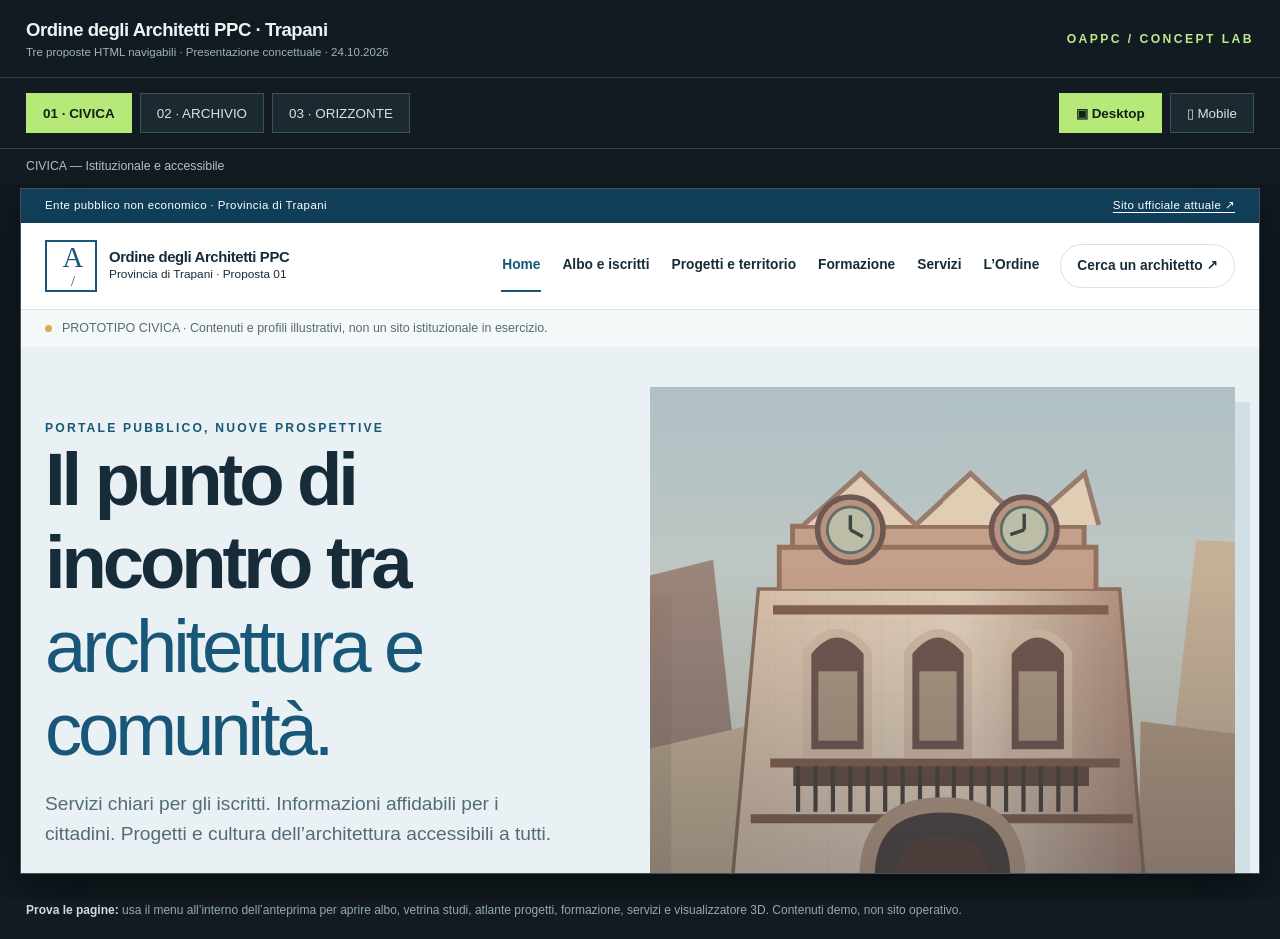
<file: PRESENTAZIONE_INTERATTIVA.html>
<!doctype html><html lang="it"><head><meta charset="utf-8"><meta name="viewport" content="width=device-width,initial-scale=1"><meta name="theme-color" content="#101a20"><title>Ordine Architetti Trapani — Presentazione interattiva 3 proposte</title><style>
:root{font-family:Arial,system-ui,sans-serif;color:#eef2f1;background:#111b21}*{box-sizing:border-box}body{margin:0}.mainheader{display:flex;align-items:center;justify-content:space-between;gap:16px;padding:19px 26px;border-bottom:1px solid #ffffff24}.mainheader h1{font-size:1.16rem;margin:0 0 5px;letter-spacing:-.025em}.mainheader p{font-size:.72rem;color:#9fb3bd;margin:0}.wordmark{letter-spacing:.2em;font-size:.76rem;color:#bbeb8c;font-weight:800;white-space:nowrap}.bar{display:flex;justify-content:space-between;gap:15px;align-items:center;flex-wrap:wrap;padding:15px 26px;border-bottom:1px solid #ffffff27}.choices,.devices{display:flex;gap:8px;flex-wrap:wrap}.bar button{border:1px solid #3b515c;background:#1b2a31;color:#d5e3e2;padding:10px 16px;font-size:.84rem;cursor:pointer;min-height:40px}.bar button.active{background:#b6e978;color:#11201b;border-color:#b6e978;font-weight:800}.bar button:focus-visible{outline:3px solid #fff;outline-offset:3px}.desc{color:#b0c0c2;font-size:.77rem;padding:10px 26px}.preview-area{width:100%;height:calc(100vh - 184px);min-height:510px;display:flex;justify-content:center;align-items:flex-start;padding:5px 20px 25px;overflow:auto}.device{width:100%;height:100%;max-width:1600px;background:#fff;box-shadow:0 12px 45px #0008;position:relative;transition:width .3s,height .3s;border:1px solid #43535a}.device.mobile{width:390px;min-width:390px;max-width:none;height:min(760px,calc(100vh - 222px));min-height:480px;border:6px solid #465e67;border-radius:24px;overflow:hidden}.device iframe{width:100%;height:100%;border:0;background:white}.help{font-size:.75rem;color:#93a9b3;padding:4px 26px 22px}.help strong{color:#ceddd8}@media(max-width:800px){.mainheader{padding:14px}.wordmark{display:none}.bar{padding:12px 14px}.bar button{font-size:.76rem;padding:9px}.desc{padding:9px 14px}.preview-area{padding:4px 4px 10px;height:calc(100vh - 190px)}.device.mobile{width:100%;min-width:0;max-width:390px}.help{padding:5px 14px 16px}}
</style></head><body><header class="mainheader"><div><h1>Ordine degli Architetti PPC · Trapani</h1><p>Tre proposte HTML navigabili · Presentazione concettuale · 24.10.2026</p></div><span class="wordmark">OAPPC / CONCEPT LAB</span></header><div class="bar"><div class="choices" role="group" aria-label="Seleziona proposta"><button type="button" data-t="0" class="active" aria-pressed="true">01 · CIVICA</button><button type="button" data-t="1" aria-pressed="false">02 · ARCHIVIO</button><button type="button" data-t="2" aria-pressed="false">03 · ORIZZONTE</button></div><div class="devices" role="group" aria-label="Dimensione anteprima"><button type="button" data-device="desktop" class="active" aria-pressed="true">▣ Desktop</button><button type="button" data-device="mobile" aria-pressed="false">▯ Mobile</button></div></div><div class="desc" id="desc">CIVICA — Istituzionale e accessibile</div><main class="preview-area"><div class="device" id="device"><iframe id="display" title="Anteprima interattiva della proposta 01 — CIVICA" loading="eager"></iframe></div></main><div class="help"><strong>Prova le pagine:</strong> usa il menu all’interno dell’anteprima per aprire albo, vetrina studi, atlante progetti, formazione, servizi e visualizzatore 3D. Contenuti demo, non sito operativo.</div><script>
const DATA=["[base64]/[base64]/[base64]", "[base64]/[base64]/[base64]/[base64]", "[base64]/[base64]/[base64]"];
const NAMES=["CIVICA", "ARCHIVIO", "ORIZZONTE"];
const SUBS=["Istituzionale e accessibile", "Editoriale e territoriale", "Immersiva e tecnologica"];
const preview=document.getElementById('display');
function decode(v){return new TextDecoder().decode(Uint8Array.from(atob(v),c=>c.charCodeAt(0)))}
function select(i){document.querySelectorAll('[data-t]').forEach(b=>{let yes=Number(b.dataset.t)===i;b.classList.toggle('active',yes);b.setAttribute('aria-pressed',String(yes))});document.getElementById('desc').textContent=NAMES[i]+' — '+SUBS[i];preview.title='Anteprima interattiva della proposta '+(i+1)+' — '+NAMES[i];if(window.currentDemoUrl)URL.revokeObjectURL(window.currentDemoUrl);window.currentDemoUrl=URL.createObjectURL(new Blob([decode(DATA[i])],{type:'text/html;charset=utf-8'}));preview.src=window.currentDemoUrl;}
document.querySelectorAll('[data-t]').forEach(b=>b.addEventListener('click',()=>select(Number(b.dataset.t))));
document.querySelectorAll('[data-device]').forEach(b=>b.addEventListener('click',()=>{const mobile=b.dataset.device==='mobile';document.getElementById('device').classList.toggle('mobile',mobile);document.querySelectorAll('[data-device]').forEach(x=>{let yes=x===b;x.classList.toggle('active',yes);x.setAttribute('aria-pressed',String(yes))})}));select(0);
</script></body></html>
</file>
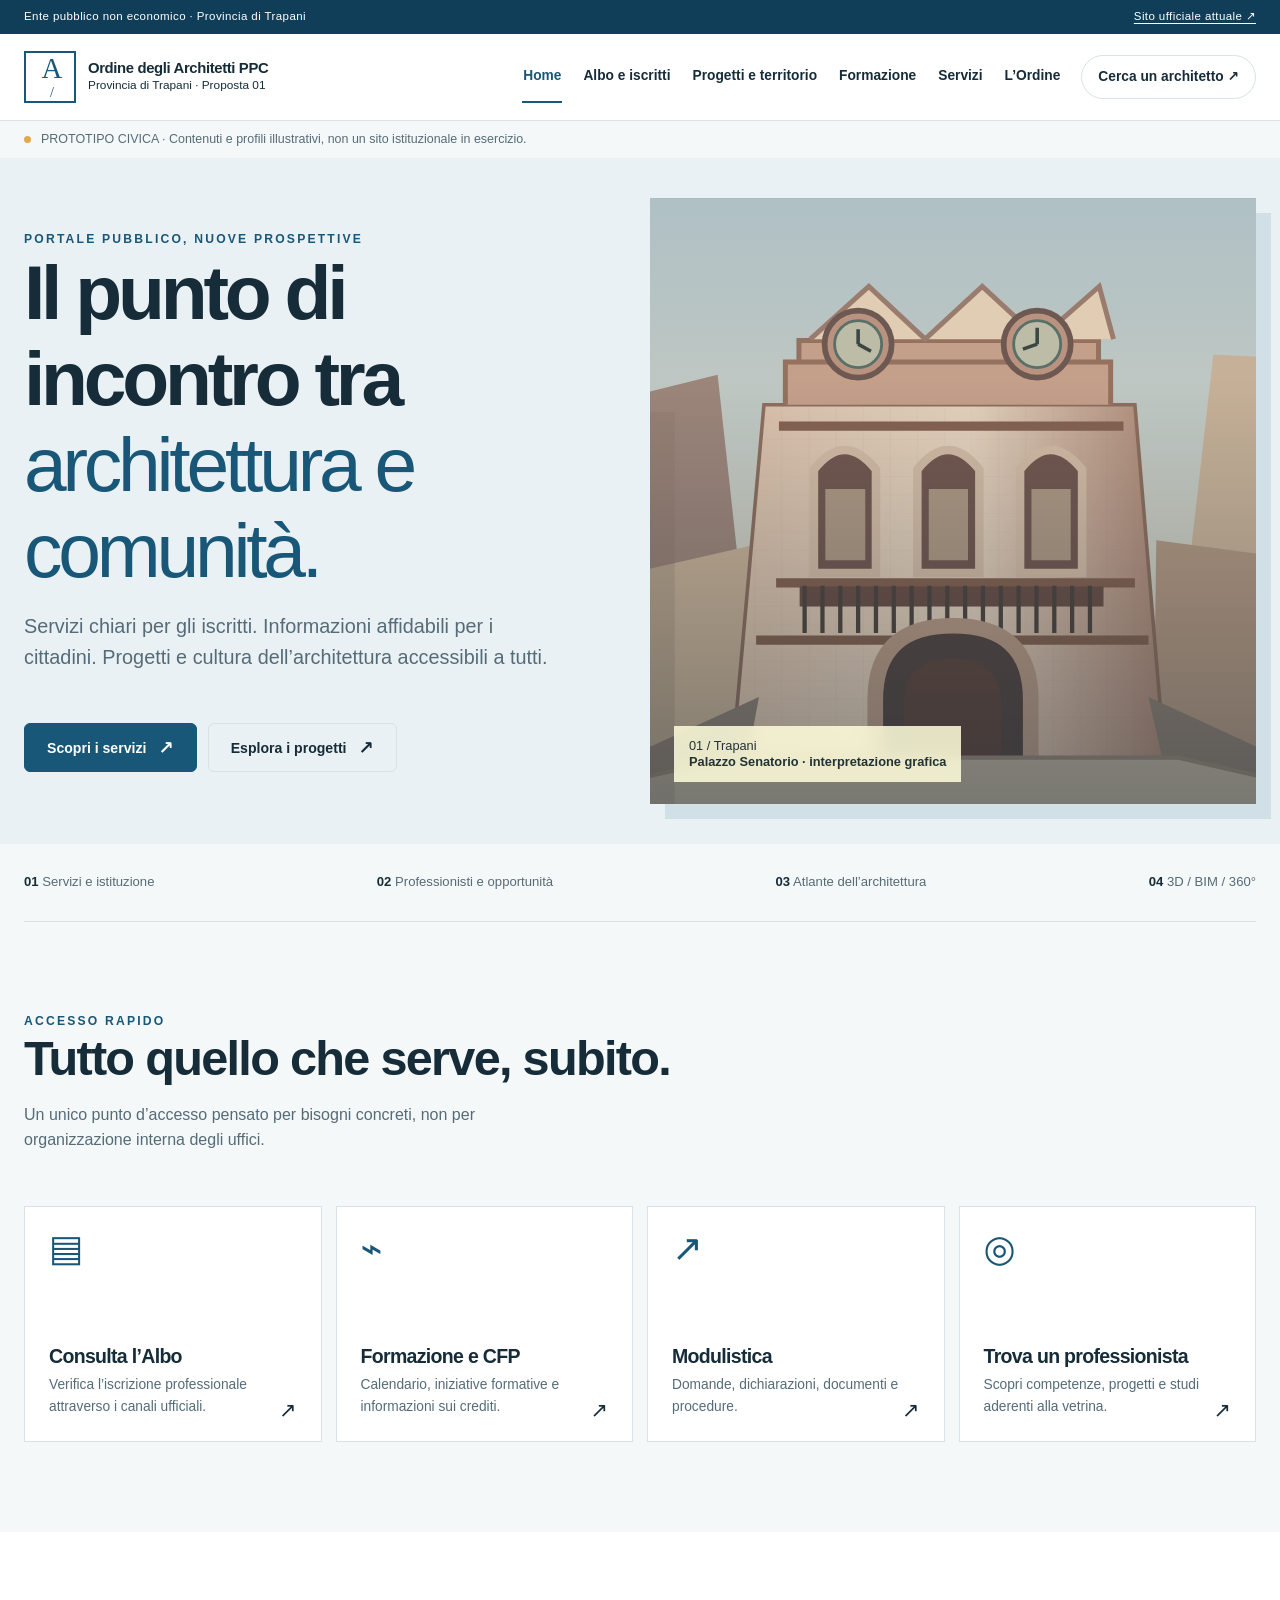
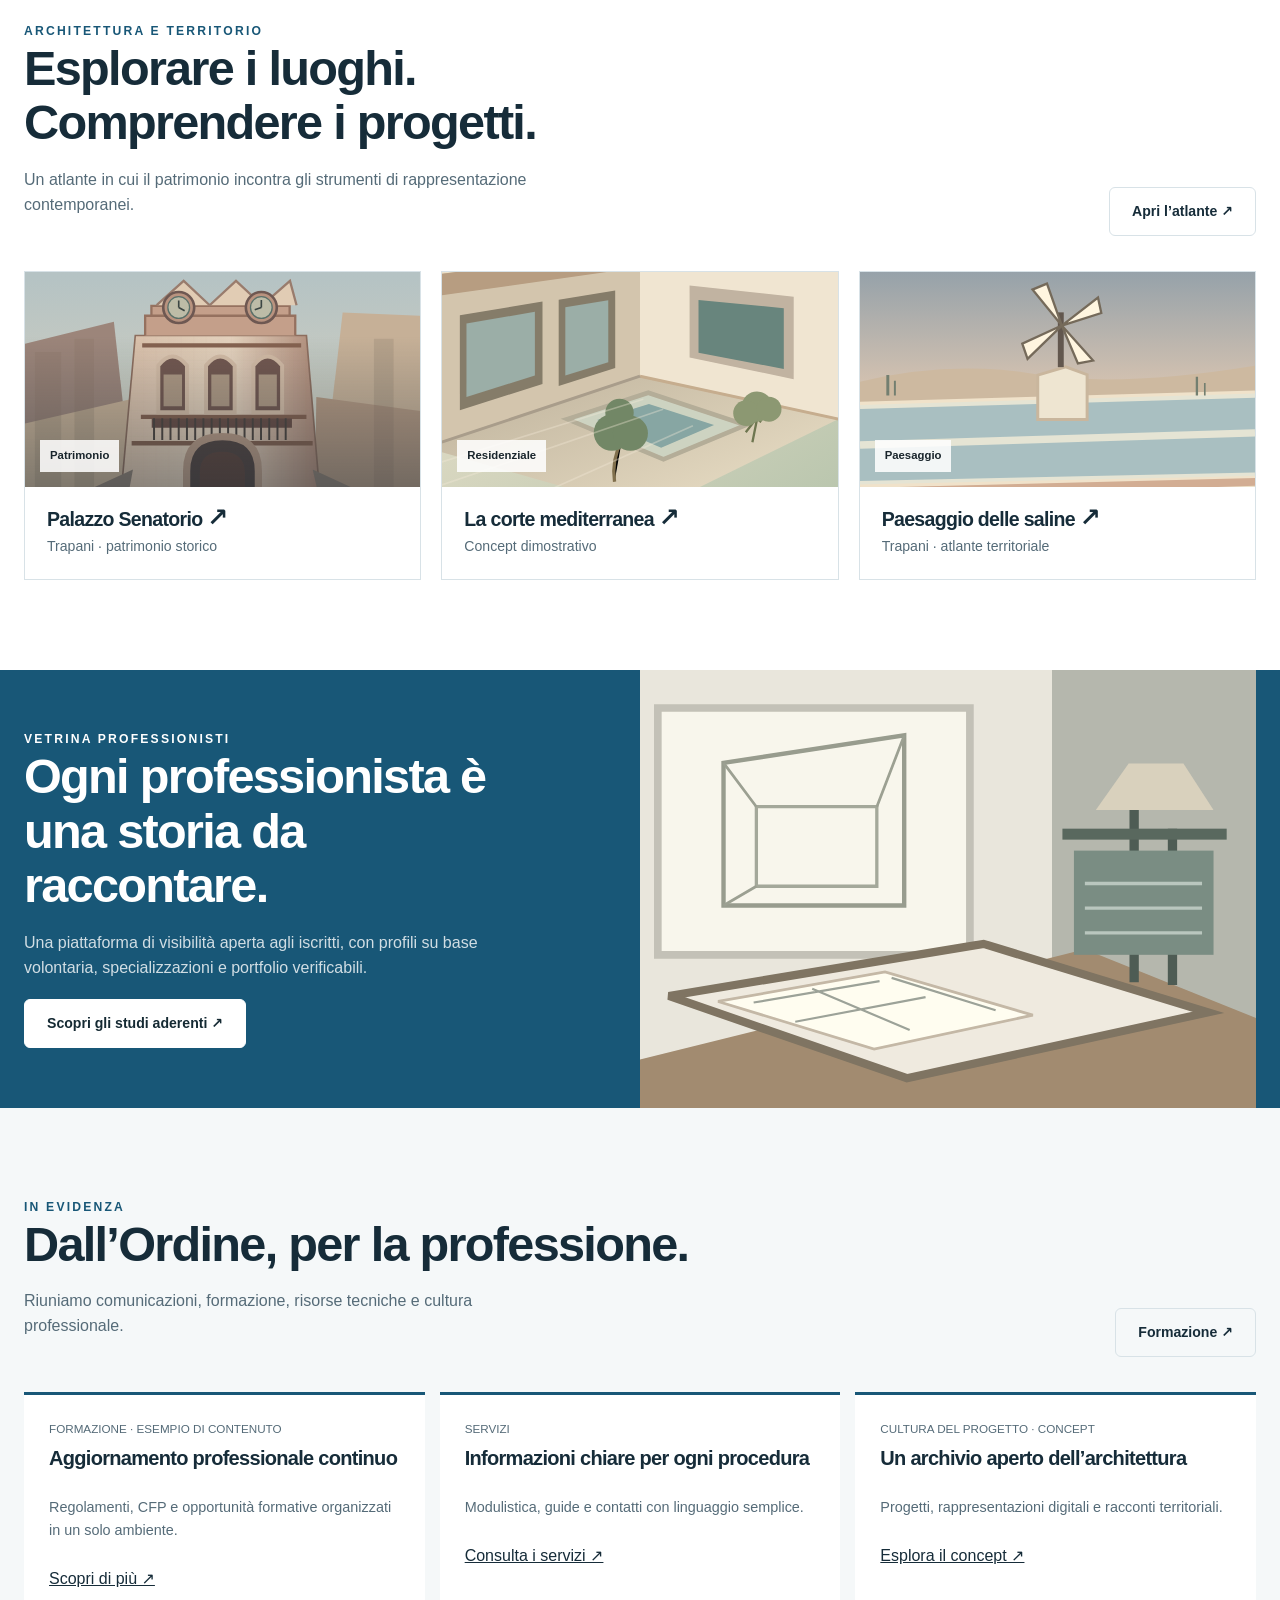
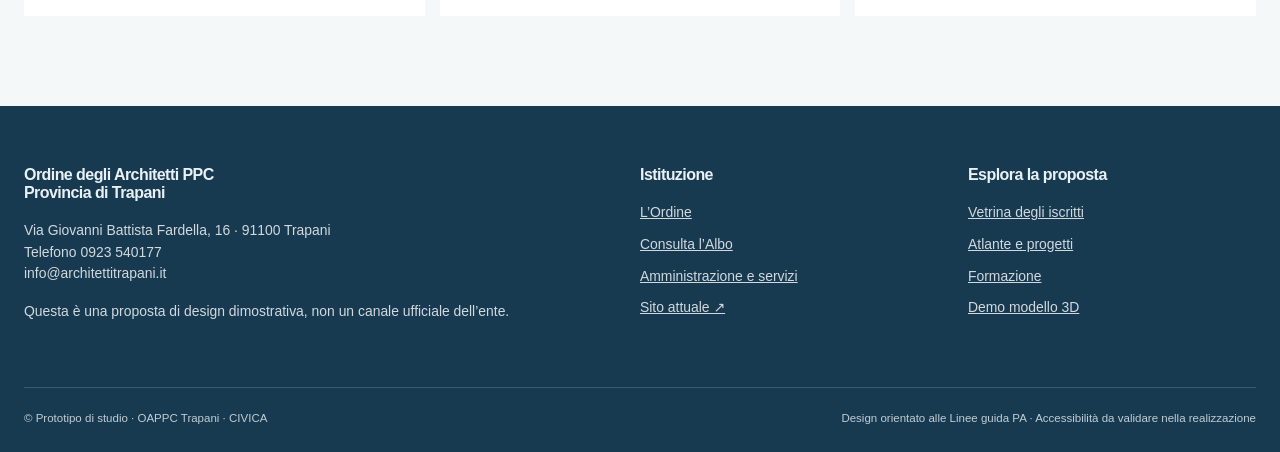
<file: proposta-01-civica.html>
<!doctype html><html lang="it"><head><meta charset="utf-8"><meta name="viewport" content="width=device-width,initial-scale=1"><meta name="theme-color" content="#185777"><meta name="description" content="Prototipo CIVICA — Ordine degli Architetti PPC Provincia di Trapani"><title>Proposta 01 · CIVICA · OAPPC Trapani</title><link rel="stylesheet" href="assets/base.css"></head><body class="theme-1" data-theme="1"><div id="app"></div><script src="assets/app.js" defer></script></body></html>
</file>
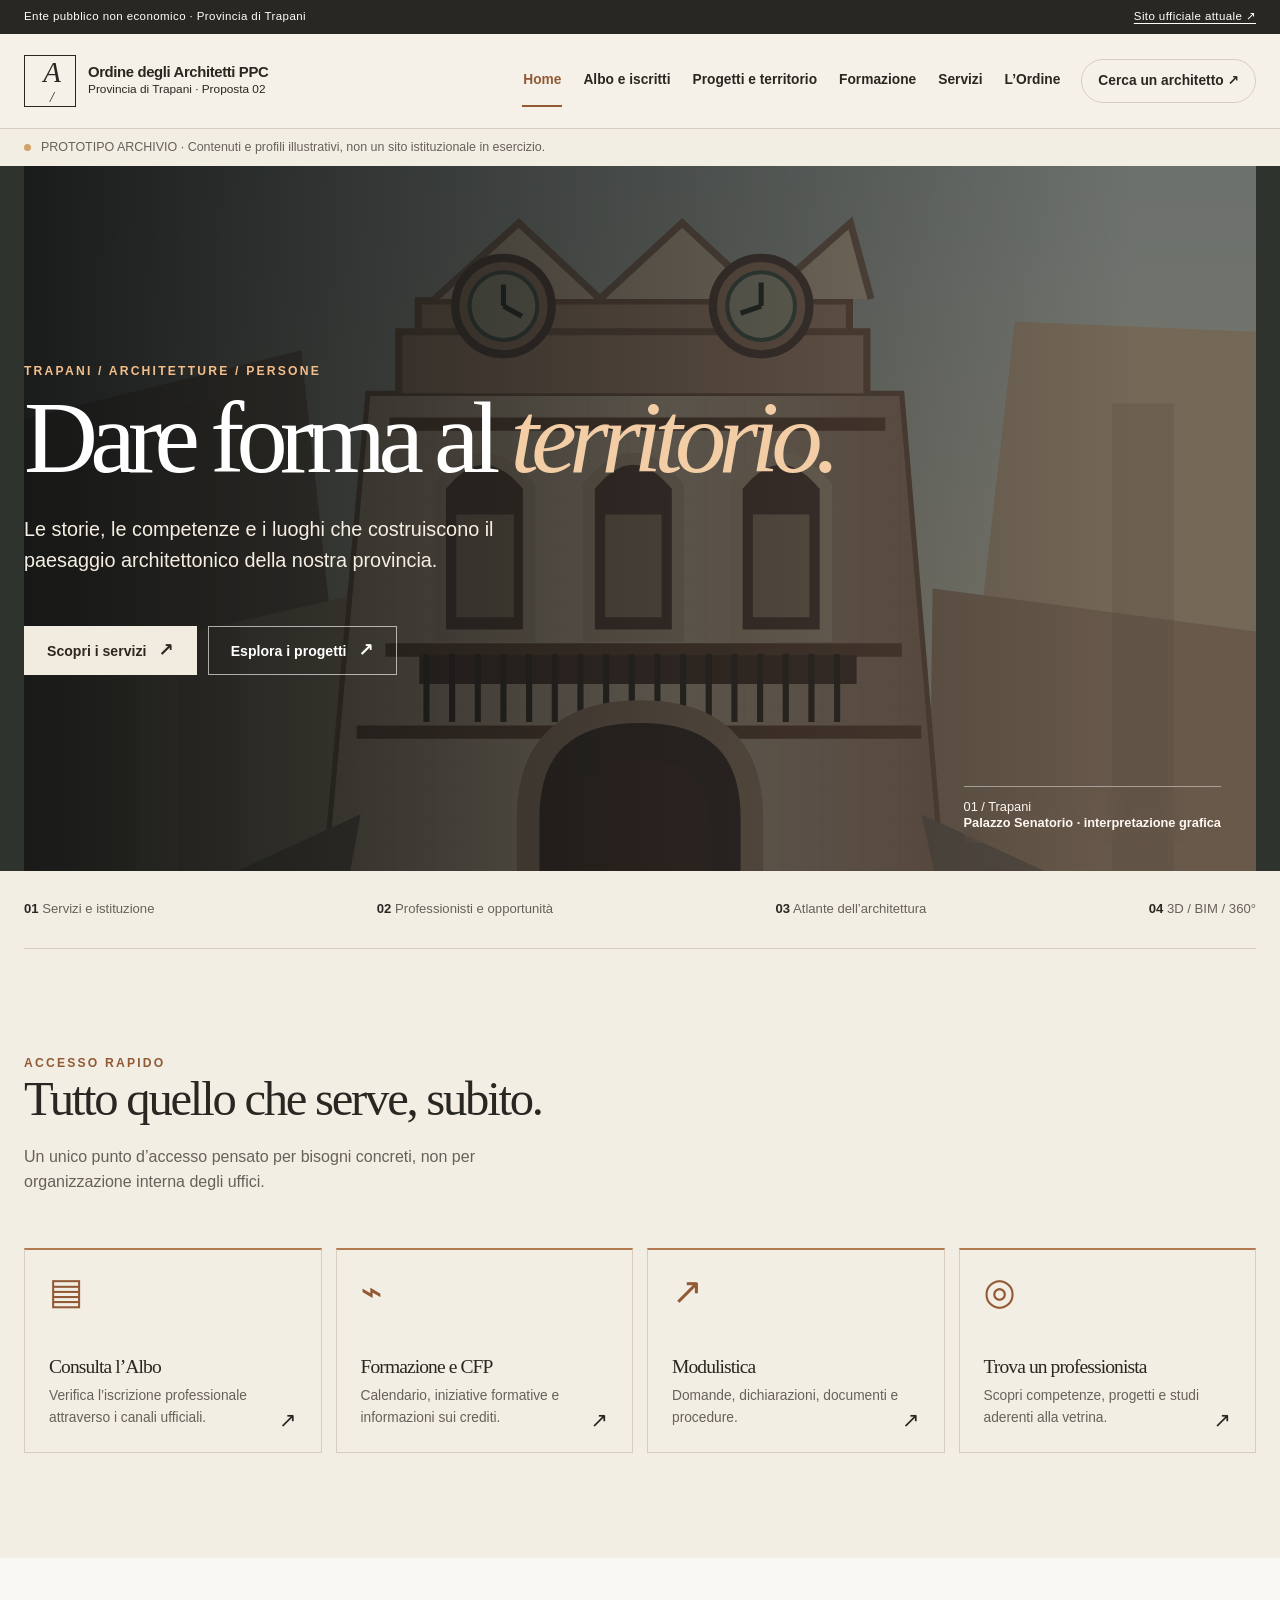
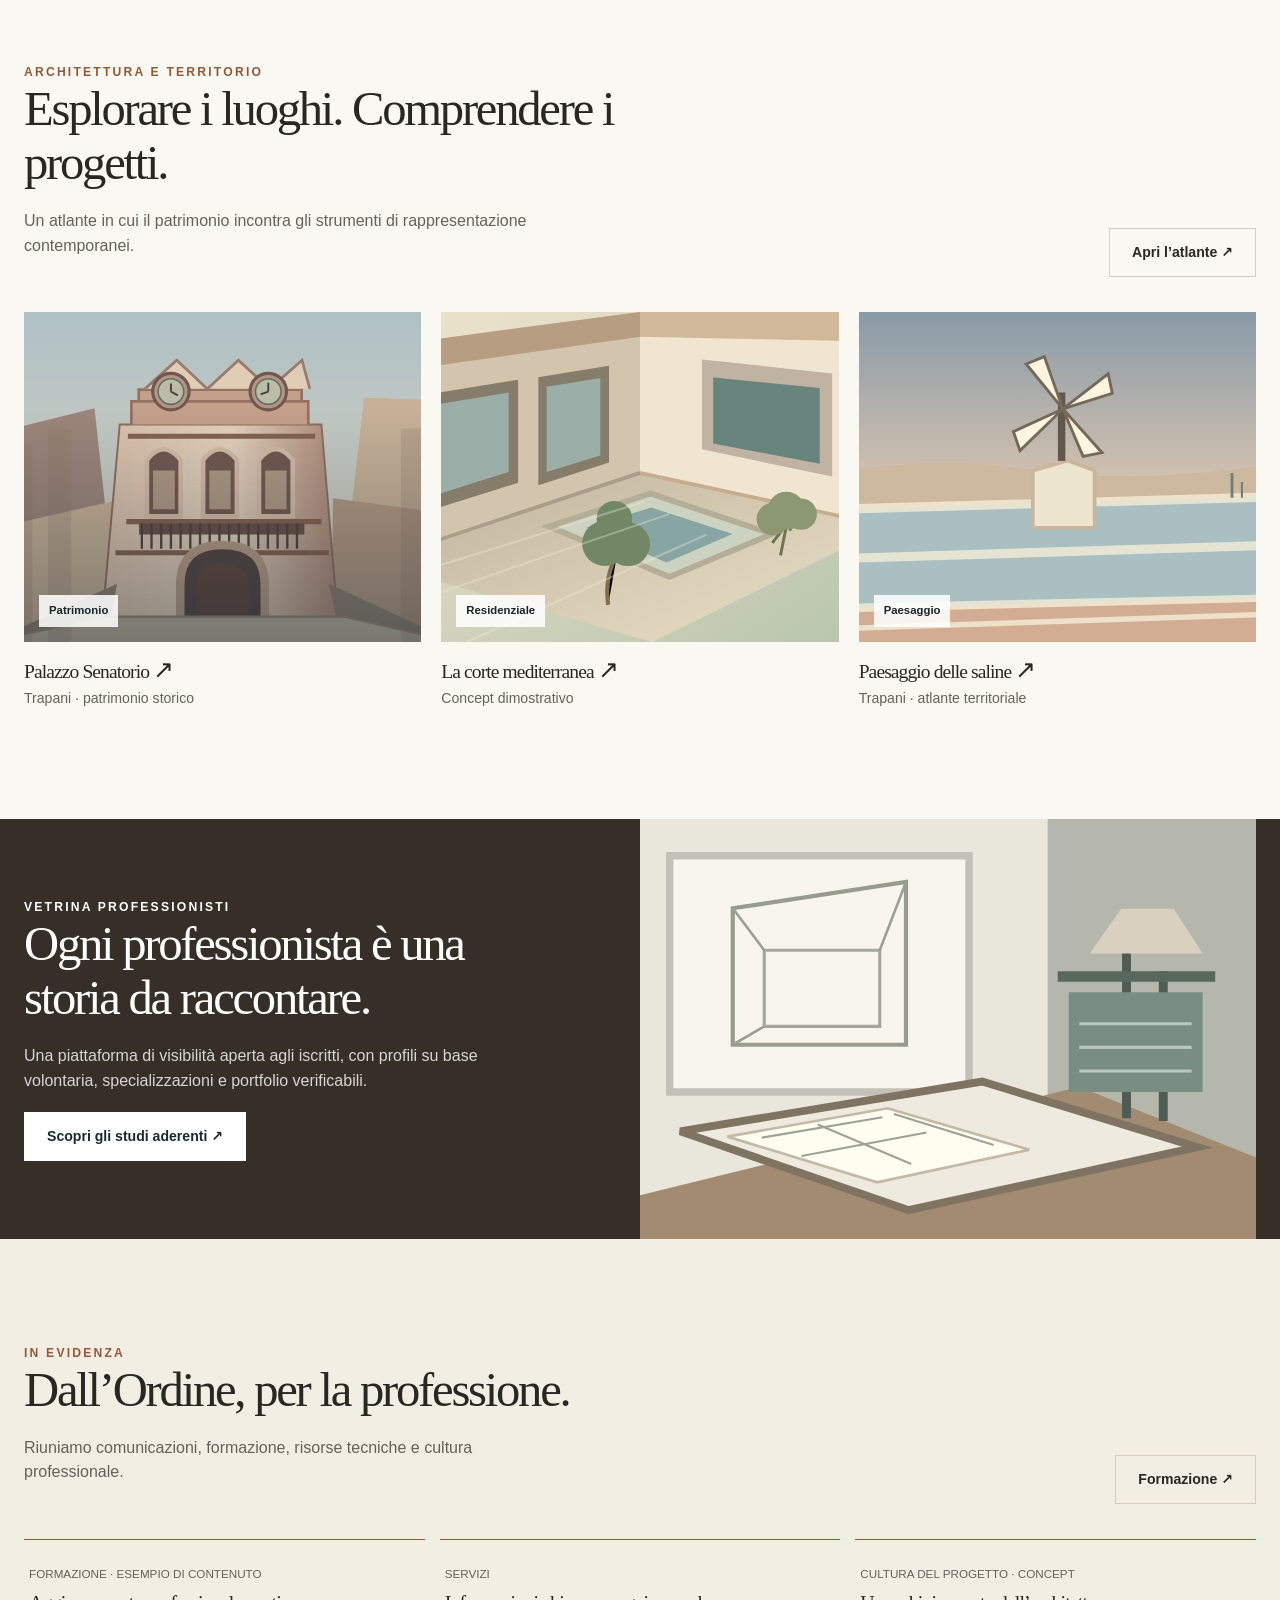
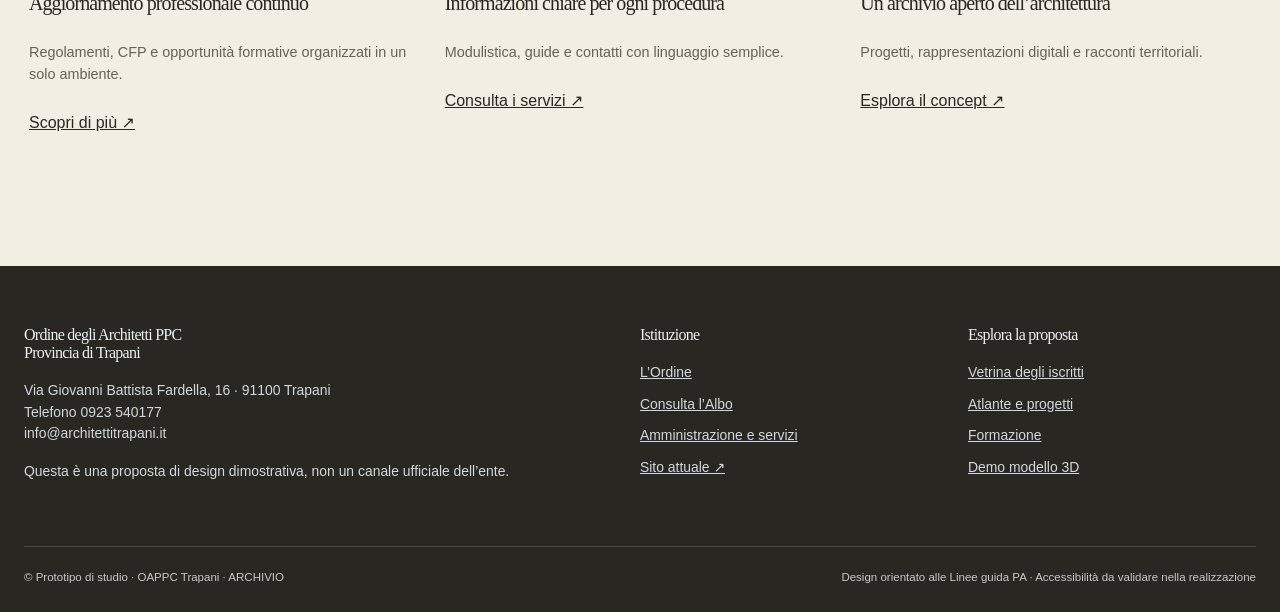
<file: proposta-02-archivio.html>
<!doctype html><html lang="it"><head><meta charset="utf-8"><meta name="viewport" content="width=device-width,initial-scale=1"><meta name="theme-color" content="#915a35"><meta name="description" content="Prototipo ARCHIVIO — Ordine degli Architetti PPC Provincia di Trapani"><title>Proposta 02 · ARCHIVIO · OAPPC Trapani</title><link rel="stylesheet" href="assets/base.css"></head><body class="theme-2" data-theme="2"><div id="app"></div><script src="assets/app.js" defer></script></body></html>
</file>
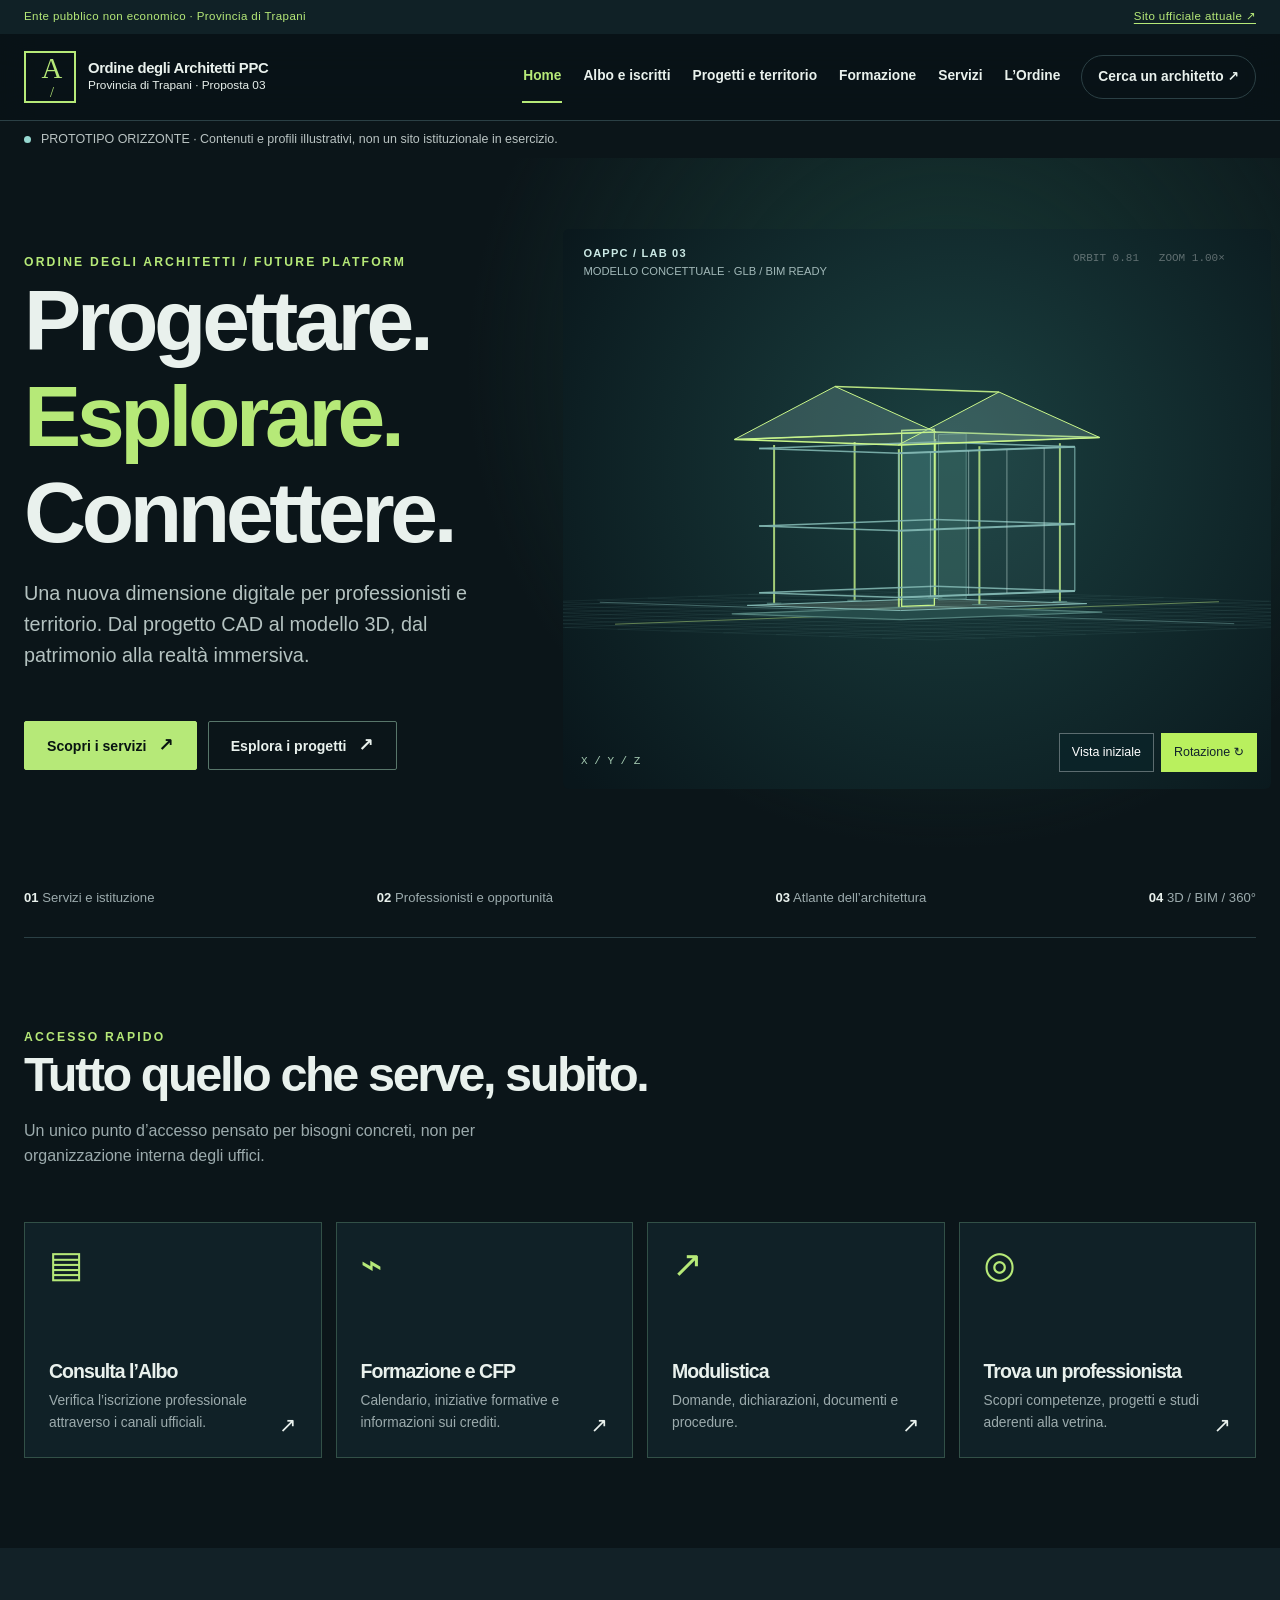
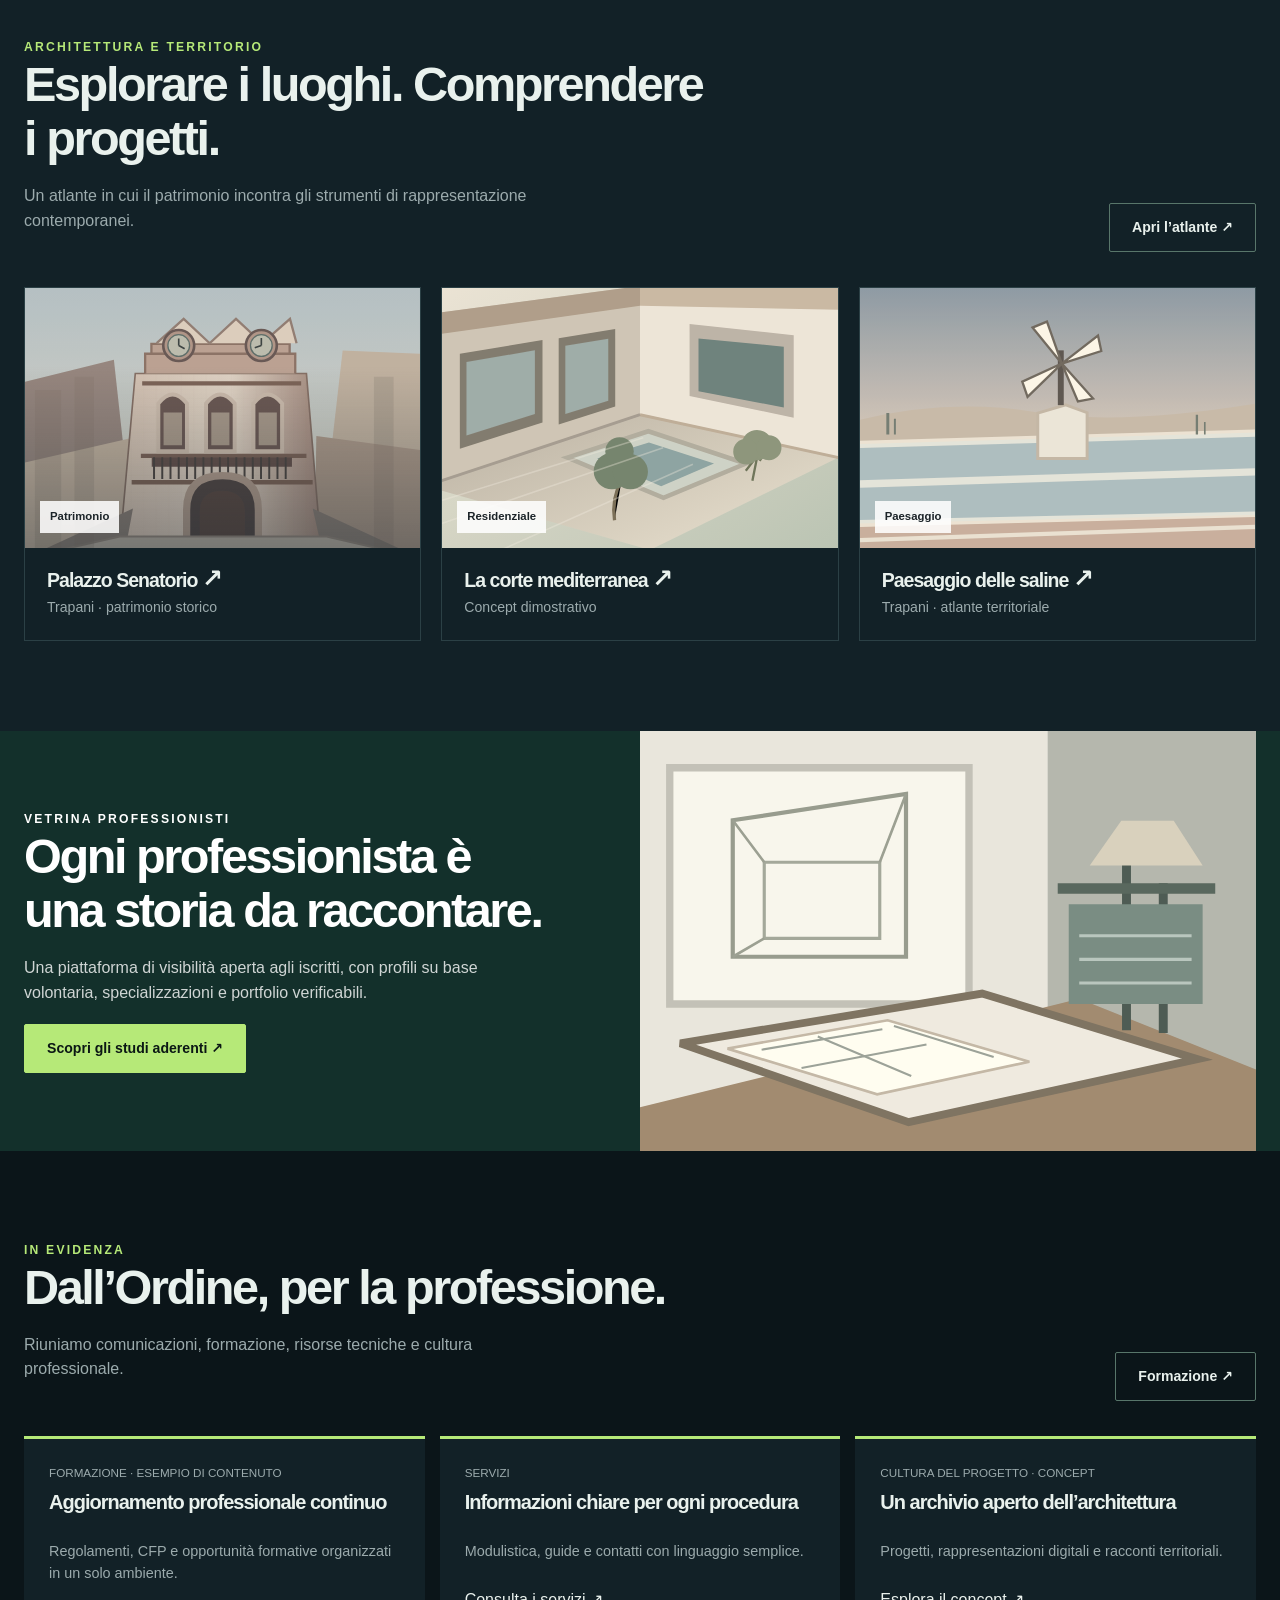
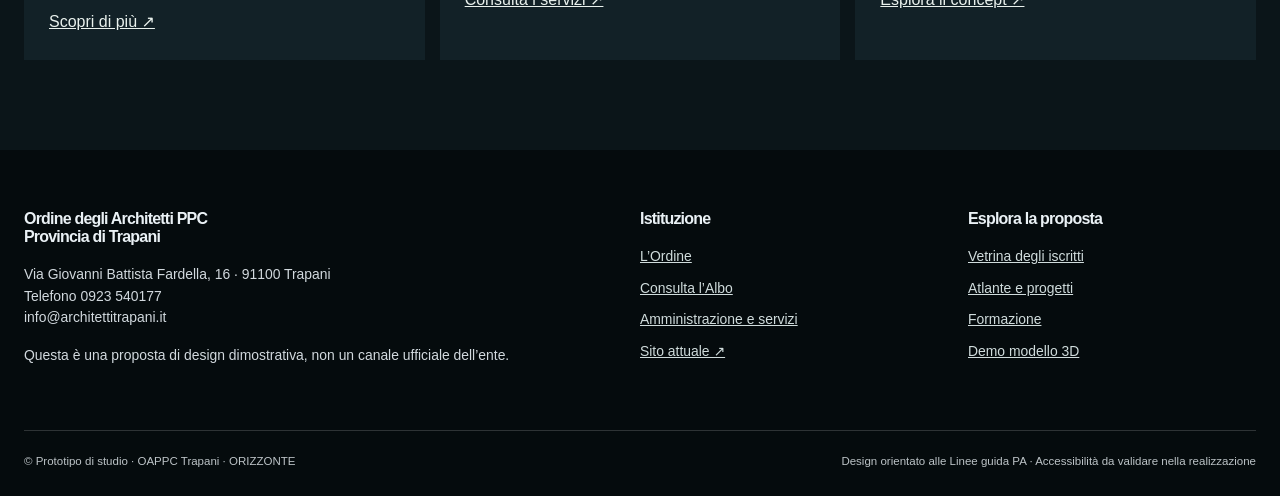
<file: proposta-03-orizzonte.html>
<!doctype html><html lang="it"><head><meta charset="utf-8"><meta name="viewport" content="width=device-width,initial-scale=1"><meta name="theme-color" content="#0b1519"><meta name="description" content="Prototipo ORIZZONTE — Ordine degli Architetti PPC Provincia di Trapani"><title>Proposta 03 · ORIZZONTE · OAPPC Trapani</title><link rel="stylesheet" href="assets/base.css"></head><body class="theme-3" data-theme="3"><div id="app"></div><script src="assets/app.js" defer></script></body></html>
</file>
<file: assets/base.css>
:root{color-scheme:light;--bg:#f7f7f3;--paper:#fff;--ink:#1b282f;--muted:#52616c;--brand:#164a67;--accent:#d2aa67;--line:#d8dfdf;--radius:16px;--max:1240px;--sans:Arial,Helvetica,system-ui,sans-serif;--serif:Georgia,'Times New Roman',serif;--shadow:0 17px 50px #12283313}*{box-sizing:border-box}html{scroll-behavior:smooth}body{margin:0;background:var(--bg);color:var(--ink);font:16px/1.55 var(--sans);-webkit-font-smoothing:antialiased}img,svg,canvas{display:block;max-width:100%}a{color:inherit}button,input,select{font:inherit}button{cursor:pointer}button:focus-visible,a:focus-visible,input:focus-visible,select:focus-visible{outline:3px solid #efba41;outline-offset:3px}a:hover{text-decoration-thickness:2px}p{margin:0 0 1.15em}h1,h2,h3,h4{line-height:1.12;margin:0 0 18px;letter-spacing:-.035em}h1{font-size:clamp(3rem,6vw,6.7rem)}h2{font-size:clamp(2rem,3.8vw,3.6rem)}h3{font-size:clamp(1.22rem,1.5vw,1.55rem)}small,.small{font-size:.82rem}label{font-weight:700}.wrap{width:min(calc(100% - 48px),var(--max));margin-inline:auto}.skip{position:absolute;left:12px;top:-100px;background:white;color:#000;padding:10px;z-index:1000}.skip:focus{top:10px}.topline{padding:8px 0;font-size:.72rem;letter-spacing:.035em;background:var(--brand);color:#fff}.topline .wrap{display:flex;gap:10px;justify-content:space-between;align-items:center}.topline a{text-underline-offset:3px}.header{position:sticky;top:0;z-index:50;background:var(--paper);border-bottom:1px solid var(--line)}.headrow{min-height:86px;display:flex;align-items:center;justify-content:space-between;gap:24px}.identity{display:flex;align-items:center;gap:12px;text-decoration:none;min-width:0}.identity-mark{width:52px;height:52px;display:grid;place-items:center;flex:none;border:2px solid currentColor;font-size:1.8rem;line-height:1;font-family:var(--serif);letter-spacing:-.14em}.identity-text{display:flex;flex-direction:column;font-size:.74rem;line-height:1.4;max-width:300px}.identity-text strong{font-size:.93rem;line-height:1.18;letter-spacing:-.025em}.nav{display:flex;align-items:center;gap:20px}.nav a{font-size:.86rem;text-decoration:none;font-weight:700;white-space:nowrap;padding:14px 1px;border-bottom:2px solid transparent}.nav a:hover,.nav a.active{color:var(--brand);border-bottom-color:var(--brand)}.nav .nav-cta{border-radius:100px;border:1px solid var(--line);padding:10px 16px}.menu-btn{display:none;border:1px solid var(--line);background:transparent;color:inherit;border-radius:7px;padding:10px 14px}.demo-banner{display:flex;align-items:center;gap:10px;padding:10px 0;color:var(--muted);font-size:.78rem;line-height:1.4}.demo-dot{background:var(--accent);height:7px;width:7px;border-radius:50%;flex:none}.eyebrow,.kicker{font-size:.76rem;font-weight:800;letter-spacing:.18em;text-transform:uppercase}.kicker{color:var(--brand)}.hero{position:relative;overflow:hidden}.hero-inner{display:grid;grid-template-columns:1fr 1fr;min-height:650px;align-items:stretch}.hero-copy{padding:98px 6vw 72px 0;display:flex;flex-direction:column;justify-content:center;align-items:flex-start;position:relative;z-index:2}.hero h1 em{font-weight:normal;font-family:var(--serif)}.hero-lead{font-size:clamp(1.06rem,1.55vw,1.32rem);max-width:620px;color:var(--muted);line-height:1.55}.hero-visual{position:relative;min-height:560px;overflow:hidden}.hero-visual .visual-frame,.cover-photo{position:absolute;inset:0;background-size:cover;background-position:center}.img-palazzo{background-image:linear-gradient(0deg,#10232f63,transparent 70%),url('palazzo.svg')}.img-corte{background-image:url('corte.svg')}.img-saline{background-image:url('saline.svg')}.img-studio{background-image:url('studio.svg')}.hero-picture-label{position:absolute;left:24px;bottom:22px;background:#fffedbdb;color:#233235;padding:12px 15px;line-height:1.25;font-size:.8rem;backdrop-filter:blur(8px)}.actions{display:flex;gap:11px;flex-wrap:wrap;align-items:center;margin-top:28px}.btn{display:inline-flex;gap:12px;align-items:center;justify-content:center;min-height:49px;padding:13px 22px;text-decoration:none;font-size:.88rem;font-weight:800;background:var(--brand);color:white;border:1px solid var(--brand);border-radius:var(--btn-radius,8px);transition:transform .2s,background .2s;line-height:1.3}.btn:hover{transform:translateY(-2px);filter:brightness(1.06)}.btn.secondary{background:transparent;color:var(--ink);border-color:var(--line)}.btn.ghost{background:transparent;border-color:currentColor;color:inherit}.btn.small{padding:10px 14px;min-height:40px;font-size:.79rem}.arrow{font-size:1.3em;line-height:.7}.pill{border-radius:99px;background:var(--pill-bg,#eaf2f5);padding:7px 12px;font-size:.75rem;font-weight:800;display:inline-block}.section{padding:90px 0}.section-tight{padding:54px 0}.section-head{display:flex;justify-content:space-between;align-items:flex-end;gap:32px;margin-bottom:35px}.section-head p{color:var(--muted);max-width:530px}.section-head h2{max-width:680px}.tiles{display:grid;grid-template-columns:repeat(4,1fr);gap:14px}.tile{display:flex;flex-direction:column;justify-content:space-between;gap:25px;min-height:236px;padding:24px;border:1px solid var(--line);text-decoration:none;background:var(--paper);transition:transform .2s,box-shadow .2s}.tile:hover,.work-card:hover,.person-card:hover{transform:translateY(-4px);box-shadow:var(--shadow)}.tile-icon{font-size:2.3rem;font-weight:300;line-height:1;color:var(--brand)}.tile h3{margin:0 0 7px}.tile p{color:var(--muted);font-size:.86rem;margin:0}.tile .bottom{display:flex;justify-content:space-between;align-items:flex-end}.grid-3{display:grid;grid-template-columns:repeat(3,1fr);gap:20px}.grid-2{display:grid;grid-template-columns:repeat(2,1fr);gap:24px}.work-card,.person-card{background:var(--paper);overflow:hidden;text-decoration:none;display:block;border:1px solid var(--line);transition:transform .2s,box-shadow .2s}.work-img{height:260px;position:relative;background-size:cover;background-position:center;overflow:hidden}.work-img span{position:absolute;bottom:15px;left:15px;background:#ffffffdc;color:#19252c;padding:7px 10px;font-size:.71rem;font-weight:800}.work-body{padding:22px}.work-body h3{margin-bottom:5px}.work-body p{color:var(--muted);font-size:.88rem;margin:0}.split-band{background:var(--brand);color:white;overflow:hidden}.split-band-inner{display:grid;grid-template-columns:1fr 1fr;align-items:center;min-height:420px}.split-band-copy{padding:60px 7vw 60px 0}.split-band-copy p{opacity:.8;max-width:520px}.split-band .btn{background:white;color:#152a33;border-color:white}.split-band-visual{align-self:stretch;background-image:url('studio.svg');background-size:cover;background-position:center}.mini-news{display:grid;grid-template-columns:repeat(3,1fr);gap:15px}.news-item{padding:25px;border-top:3px solid var(--brand);background:var(--paper);display:flex;flex-direction:column;gap:9px}.news-item span{font-size:.73rem;color:var(--muted)}.news-item h3{font-size:1.25rem}.news-item p{font-size:.9rem;color:var(--muted)}.footer{background:#152734;color:#eaf1f5;padding:60px 0 25px}.footer-grid{display:grid;grid-template-columns:2fr 1fr 1fr;gap:40px}.footer h3{font-size:1rem}.footer p,.footer a{font-size:.87rem;color:#d2d9de}.footer a{display:block;margin-bottom:10px}.footer-bottom{border-top:1px solid #ffffff35;padding-top:22px;margin-top:48px;display:flex;justify-content:space-between;gap:20px;font-size:.72rem;opacity:.8}.internal-head{padding:85px 0 65px;background:var(--intro-bg,#e9ece9);border-bottom:1px solid var(--line)}.internal-head h1{font-size:clamp(2.9rem,5vw,5.5rem);max-width:900px}.internal-head .sublead{font-size:1.15rem;max-width:760px;color:var(--muted)}.crumbs{display:flex;gap:8px;flex-wrap:wrap;margin-bottom:34px;font-size:.82rem;color:var(--muted)}.crumbs a{text-underline-offset:3px}.page-section{padding:70px 0 100px}.page-layout{display:grid;grid-template-columns:minmax(0,1fr) 285px;gap:50px;align-items:start}.aside-box{border:1px solid var(--line);padding:25px;background:var(--paper);position:sticky;top:135px}.aside-box h3{font-size:1.1rem}.aside-box p{font-size:.9rem;color:var(--muted)}.aside-box a:not(.btn){display:block;color:var(--brand);font-weight:700;font-size:.85rem;margin-top:11px}.text-content{max-width:780px}.text-content h2{font-size:2rem;margin:35px 0 14px}.text-content p{color:var(--muted)}.search-panel{background:var(--paper);border:1px solid var(--line);padding:24px;display:flex;flex-wrap:wrap;gap:18px;align-items:end;margin-bottom:26px}.search-field{flex:1;min-width:240px}.search-field label{display:block;margin-bottom:7px;font-size:.77rem}.search-field input,.search-field select{display:block;width:100%;height:49px;padding:12px 14px;color:var(--ink);background:var(--bg);border:1px solid var(--line);border-radius:6px}.chiprow{display:flex;flex-wrap:wrap;gap:9px;margin-bottom:25px}.chip{padding:9px 15px;border-radius:100px;background:var(--paper);border:1px solid var(--line);color:var(--ink);font-size:.82rem}.chip[aria-pressed=true]{background:var(--brand);color:#fff;border-color:var(--brand)}.person-card{padding:22px;min-height:260px;display:flex;flex-direction:column;justify-content:space-between;gap:20px}.avatar{width:75px;height:75px;border-radius:50%;display:grid;place-items:center;background:var(--avatar-bg,#e9e7dc);font:2rem var(--serif);border:1px solid var(--line)}.person-card p{font-size:.86rem;color:var(--muted)}.person-card .tag{color:var(--brand);font-size:.72rem;font-weight:800}.result-count{color:var(--muted);font-size:.85rem}.profile-top{display:flex;gap:26px;align-items:center;margin-bottom:35px}.profile-top .avatar{width:130px;height:130px;font-size:3rem}.highlight-list{display:grid;grid-template-columns:repeat(3,1fr);gap:12px;margin:34px 0}.highlight-list>div{background:var(--paper);border:1px solid var(--line);padding:23px}.highlight-list strong{font-size:1.32rem;display:block}.highlight-list span{font-size:.78rem;color:var(--muted)}.detail-image{min-height:430px;background-size:cover;background-position:center}.stats-grid{display:grid;grid-template-columns:repeat(3,1fr);gap:14px;margin:34px 0}.stat{padding:22px;border-left:2px solid var(--brand);background:var(--paper)}.stat strong{display:block;font-size:1.3rem}.stat span{font-size:.78rem;color:var(--muted)}.link-list{display:grid;gap:12px}.link-list a{padding:20px 24px;display:flex;justify-content:space-between;gap:24px;background:var(--paper);border:1px solid var(--line);text-decoration:none;font-weight:700}.link-list a:hover{border-color:var(--brand)}.accordion{border-bottom:1px solid var(--line);padding:18px 0}.accordion summary{cursor:pointer;font-weight:800}.accordion p{margin:12px 0;color:var(--muted)}.callout{padding:22px 25px;border-left:4px solid var(--brand);background:var(--paper);margin:30px 0}.callout p{margin:6px 0 0;color:var(--muted)}.viewer-wrap{position:relative;background:var(--viewer-bg,#14232b);color:white;min-height:440px;overflow:hidden;border-radius:var(--viewer-radius,6px)}canvas.viewer{width:100%;height:480px;touch-action:none;cursor:grab}.viewer-hud{position:absolute;top:18px;left:20px;pointer-events:none;font:700 .69rem var(--sans);letter-spacing:.11em;color:#cae8e4}.viewer-hud small{display:block;color:#a2b9b9;font-size:.7rem;letter-spacing:0;font-weight:400;margin-top:6px}.viewer-tools{position:absolute;right:14px;bottom:17px;display:flex;gap:7px;flex-wrap:wrap;justify-content:flex-end}.viewer-tools button{border:1px solid #ffffff55;background:#0a2429cc;color:white;padding:9px 12px;font-size:.78rem}.viewer-tools button[aria-pressed=true]{background:#b9f05e;color:#11222c;border-color:#b9f05e}.pager-note{font-size:.73rem;color:var(--muted);padding:16px 0}.input-note{font-size:.77rem;color:var(--muted)}.filters{margin-bottom:15px}.sr-only{position:absolute;width:1px;height:1px;margin:-1px;padding:0;overflow:hidden;clip:rect(0,0,0,0);white-space:nowrap;border:0}.not-found{text-align:center;padding:50px 20px;border:1px dashed var(--line)}.feature-strip{display:flex;gap:25px;justify-content:space-between;padding:28px 0;border-bottom:1px solid var(--line);font-size:.82rem;color:var(--muted)}.feature-strip strong{color:var(--ink)}.footnote{color:var(--muted);font-size:.8rem;margin-top:20px}
/* Theme 1 — CIVICA */
body.theme-1{--bg:#f5f8f9;--paper:#fff;--ink:#162c39;--muted:#556b78;--brand:#185777;--accent:#e0a951;--line:#d8e2e7;--intro-bg:#eaf1f4;--pill-bg:#ddecf2;--btn-radius:6px}body.theme-1 .hero{background:#e9f1f4}body.theme-1 .hero-copy{padding-top:72px}body.theme-1 .hero h1{font-weight:780;letter-spacing:-.055em}body.theme-1 .hero h1 em{font-family:var(--sans);font-style:normal;color:var(--brand)}body.theme-1 .hero-visual{margin:40px 0 40px 10px;box-shadow:15px 15px 0 #d1e0e6}body.theme-1 .topline{background:#103e59}body.theme-1 .identity-mark{color:#185777}body.theme-1 .work-img{height:215px}body.theme-1 .footer{background:#173a50}body.theme-1 .highlight-list strong{color:var(--brand)}
/* Theme 2 — ARCHIVIO */
body.theme-2{--bg:#f3eee4;--paper:#faf8f3;--ink:#292722;--muted:#666159;--brand:#915a35;--accent:#d3a16a;--line:#d6cdbf;--intro-bg:#e6dbce;--pill-bg:#eaddcb;--btn-radius:0}body.theme-2 h1,body.theme-2 h2,body.theme-2 h3{font-family:var(--serif);font-weight:400;letter-spacing:-.046em}body.theme-2 .topline{background:#292722}body.theme-2 .header{background:#f6f2eacc}body.theme-2 .headrow{min-height:94px}body.theme-2 .identity-mark{font-family:var(--serif);font-style:italic;border-width:1px}body.theme-2 .hero{background:#2f332e;color:white;min-height:705px}body.theme-2 .hero-inner{display:block;min-height:705px;position:relative}body.theme-2 .hero-visual{position:absolute;inset:0;min-height:0}body.theme-2 .hero-visual .visual-frame{filter:brightness(.6) sepia(.15);background-position:center 42%;background-image:linear-gradient(90deg,#141b1be3,#1d231d11 90%),url('palazzo.svg')}body.theme-2 .hero-picture-label{bottom:28px;right:35px;left:auto;background:transparent;color:#fff8f1;border-top:1px solid #ffffff70;padding:12px 0}body.theme-2 .hero-copy{position:relative;z-index:2;min-height:705px;max-width:950px;padding:115px 0 115px 0;justify-content:center}body.theme-2 .hero h1{font-size:clamp(4rem,8vw,8rem);font-weight:400;letter-spacing:-.075em}body.theme-2 .hero h1 em{color:#f2cda5}body.theme-2 .hero-lead{color:#f6eee2;max-width:560px}body.theme-2 .hero .kicker{color:#f3be8a}body.theme-2 .hero .btn{background:#f2ece0;color:#2d271f;border-color:#f2ece0}body.theme-2 .hero .btn.secondary{background:transparent;color:white;border-color:#ffffffa0}body.theme-2 .section{padding:105px 0}body.theme-2 .tile{border-top:2px solid #b37a50;background:transparent;min-height:205px}body.theme-2 .tile:hover{background:#fffaf2}body.theme-2 .work-img{height:330px}body.theme-2 .work-card{border:0;background:transparent}body.theme-2 .work-body{padding:19px 0 5px}body.theme-2 .split-band{background:#362f28}body.theme-2 .news-item{border-top:1px solid var(--brand);background:transparent;padding:25px 5px}body.theme-2 .footer{background:#292722}body.theme-2 .internal-head{background:#e3d7c6}body.theme-2 .internal-head h1{font-size:clamp(3.8rem,6.9vw,7.8rem)}body.theme-2 .work-card:hover,body.theme-2 .person-card:hover{box-shadow:none;opacity:.85}
/* Theme 3 — ORIZZONTE */
body.theme-3{color-scheme:dark;--bg:#0b1519;--paper:#122127;--ink:#e9f1ed;--muted:#9cabad;--brand:#b6e978;--accent:#97d9d1;--line:#2b4045;--intro-bg:#102126;--pill-bg:#223e36;--btn-radius:2px;--viewer-bg:#061014}body.theme-3 .topline{background:#102126;color:#b6e978}body.theme-3 .header{background:#091317eb;border-color:#2b4045;backdrop-filter:blur(18px)}body.theme-3 .identity-mark{color:var(--brand)}body.theme-3 .nav a:hover,body.theme-3 .nav a.active{color:var(--brand)}body.theme-3 .demo-banner{color:#b9c3c2}body.theme-3 .hero{background:radial-gradient(circle at 74% 30%,#183b37 0%,transparent 45%),#0b1519;color:#e9f1ed}body.theme-3 .hero-inner{grid-template-columns:.9fr 1.1fr;min-height:690px}body.theme-3 .hero-copy{padding-top:95px;padding-bottom:90px}body.theme-3 h1,body.theme-3 h2,body.theme-3 h3{letter-spacing:-.05em}body.theme-3 .hero h1{font-weight:700;font-size:clamp(3.5rem,6.7vw,7.4rem)}body.theme-3 .hero h1 em{font:inherit;font-style:normal;color:var(--brand)}body.theme-3 .kicker{color:var(--brand)}body.theme-3 .hero-visual{display:grid;place-items:center;overflow:visible}body.theme-3 .hero-visual .visual-frame{background:none}body.theme-3 .hero-visual .viewer-wrap{width:calc(100% + 30px);min-height:530px;background:transparent}body.theme-3 .hero-visual canvas.viewer{height:560px}body.theme-3 .hero-picture-label{background:#102b2a;color:#b6e978;left:20px;bottom:35px}body.theme-3 .btn{background:var(--brand);color:#081411;border-color:var(--brand)}body.theme-3 .btn.secondary{color:var(--ink);background:transparent;border-color:#58766a}body.theme-3 .tile{background:#102127;border:1px solid #325047}body.theme-3 .tile-icon{color:var(--brand)}body.theme-3 .tile:hover{background:#1a302c}body.theme-3 .work-card{border-color:var(--line)}body.theme-3 .split-band{background:#13302b}body.theme-3 .split-band .btn{background:#b6e978;color:#0b1714;border-color:#b6e978}body.theme-3 .news-item{border-top-color:#b6e978}body.theme-3 .footer{background:#050b0d}body.theme-3 .stat{border-left-color:var(--brand)}body.theme-3 .internal-head h1{letter-spacing:-.08em}body.theme-3 .hero-lead{color:#b4c2c0}body.theme-3 .work-img{filter:saturate(.7)}body.theme-3 .footer a{color:#d0dcdc}
@media(max-width:1080px){.headrow{min-height:76px}.nav{gap:12px}.nav a{font-size:.74rem}.identity-text strong{font-size:.83rem}.tiles{grid-template-columns:repeat(2,1fr)}.hero-copy{padding-right:3vw}body.theme-3 .hero-inner{grid-template-columns:1fr 1fr}}
@media(max-width:800px){.wrap{width:min(calc(100% - 32px),var(--max))}.menu-btn{display:inline-flex}.headrow{min-height:72px}.identity-mark{width:43px;height:43px;font-size:1.4rem}.identity-text{font-size:.64rem;max-width:230px}.identity-text strong{font-size:.78rem}.nav{display:none;position:absolute;top:100%;left:0;right:0;flex-direction:column;align-items:stretch;gap:0;background:var(--paper);padding:13px 17px 20px;border-bottom:1px solid var(--line);box-shadow:0 20px 30px #0002}.nav.is-open{display:flex}.nav a{padding:13px 12px;font-size:.9rem}.hero-inner,body.theme-3 .hero-inner{display:flex;flex-direction:column}.hero-copy{padding:60px 0 40px}.hero h1{font-size:clamp(3.2rem,9vw,5.6rem)}.hero-visual{min-height:350px}.hero-inner{min-height:0}.hero-visual .visual-frame{inset:0}.hero-picture-label{bottom:12px;left:12px}.section{padding:62px 0}body.theme-2 .section{padding:68px 0}.section-head{display:block}.section-head .btn{margin-top:14px}.grid-3{grid-template-columns:1fr 1fr}.grid-2{grid-template-columns:1fr}.mini-news{grid-template-columns:1fr}.split-band-inner{grid-template-columns:1fr}.split-band-copy{padding:55px 0}.split-band-visual{height:280px}.page-layout{grid-template-columns:1fr}.aside-box{position:static}.footer-grid{grid-template-columns:1fr 1fr}.footer-grid>div:first-child{grid-column:1/-1}.feature-strip{flex-wrap:wrap}body.theme-1 .hero-visual{margin:0 0 25px}body.theme-2 .hero{min-height:650px}body.theme-2 .hero-inner{min-height:650px}body.theme-2 .hero-copy{min-height:650px;padding:100px 0 92px}body.theme-2 .hero-visual{min-height:0}body.theme-3 .hero-visual .viewer-wrap{width:100%;min-height:330px}body.theme-3 .hero-visual canvas.viewer{height:365px}body.theme-3 .hero-visual{min-height:335px}.viewer-wrap{min-height:340px}canvas.viewer{height:360px}}
@media(max-width:520px){.topline .wrap{font-size:.62rem}.topline .wrap span:nth-child(2){display:none}.hero-copy{padding-top:46px}.hero h1{font-size:3rem}.hero-lead{font-size:1rem}.actions{align-items:stretch}.actions .btn{width:100%}.tiles,.grid-3{grid-template-columns:1fr}.tile{min-height:195px}.work-img{height:225px!important}.section-head h2{font-size:2.25rem}.section{padding:50px 0}.internal-head{padding:50px 0 45px}.internal-head h1{font-size:2.65rem!important}.page-section{padding:42px 0 65px}.footer-grid{grid-template-columns:1fr}.footer-grid>div:first-child{grid-column:auto}.footer-bottom{flex-direction:column}.stats-grid,.highlight-list{grid-template-columns:1fr}.profile-top{align-items:flex-start}.profile-top .avatar{width:82px;height:82px;font-size:2rem}.search-panel{padding:15px}.identity-text{max-width:200px}.hero-picture-label{font-size:.68rem}.viewer-tools{left:12px;right:12px;bottom:10px}.viewer-tools button{padding:7px 9px}.viewer-hud{left:13px;top:13px}body.theme-2 .hero h1{font-size:clamp(3.15rem,13vw,4.5rem)}body.theme-2 .hero-picture-label{right:20px}body.theme-3 .hero h1{font-size:clamp(3.2rem,12vw,5rem)}}
@media(prefers-reduced-motion:reduce){*,*:before,*:after{scroll-behavior:auto!important;transition:none!important;animation:none!important}}
</file>
